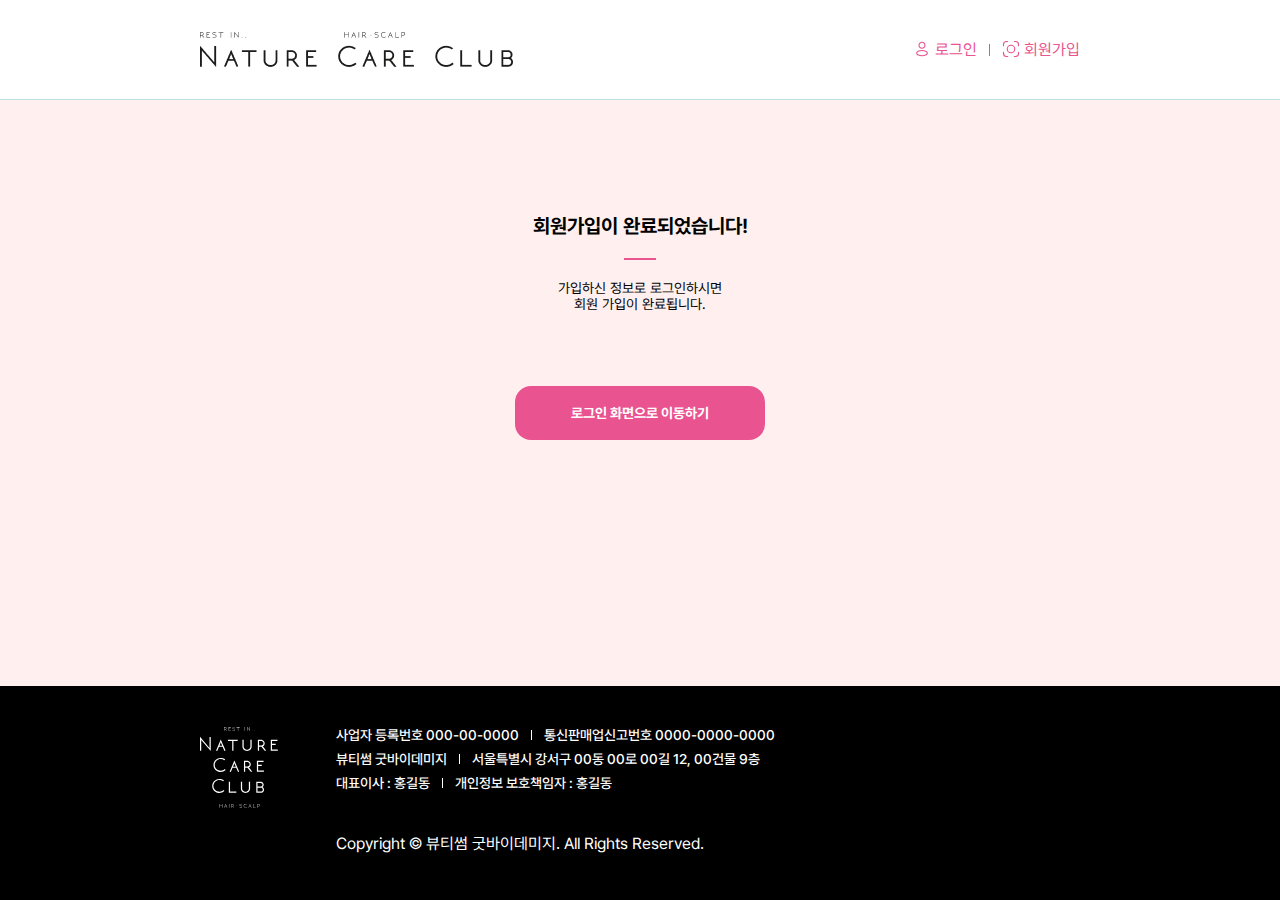
<file: member-4.html>
<!DOCTYPE html>
<html lang="en">
  <head>
    <meta charset="UTF-8" />
    <meta name="viewport" content="width=device-width, initial-scale=1.0" />
    <title>회원가입</title>
    <link rel="stylesheet" href="./style/login.css" />
  </head>

  <body>
    <div class="pc">
      <div class="group-33">
        <a href="index.html">
          <img src="./style/image/logo-top.png" alt="" />
        </a>
      </div>
      <div class="frame-3 d-flex">
        <div class="frame-4 d-flex pointer" onclick="showDropDown()">
          <svg
            class="huge-icon-interface-outline-user"
            width="18"
            height="18"
            viewBox="0 0 18 18"
            fill="none"
            xmlns="http://www.w3.org/2000/svg"
          >
            <path
              d="M11.4375 5.25C11.4375 6.59619 10.3462 7.6875 9 7.6875V8.8125C10.9675 8.8125 12.5625 7.21751 12.5625 5.25H11.4375ZM9 7.6875C7.65381 7.6875 6.5625 6.59619 6.5625 5.25H5.4375C5.4375 7.21751 7.03249 8.8125 9 8.8125V7.6875ZM6.5625 5.25C6.5625 3.90381 7.65381 2.8125 9 2.8125V1.6875C7.03249 1.6875 5.4375 3.28249 5.4375 5.25H6.5625ZM9 2.8125C10.3462 2.8125 11.4375 3.90381 11.4375 5.25H12.5625C12.5625 3.28249 10.9675 1.6875 9 1.6875V2.8125ZM13.6875 13.125C13.6875 13.522 13.351 14.0329 12.4608 14.478C11.6041 14.9064 10.3814 15.1875 9 15.1875V16.3125C10.5181 16.3125 11.9204 16.006 12.9639 15.4843C13.9737 14.9793 14.8125 14.1777 14.8125 13.125H13.6875ZM9 15.1875C7.61864 15.1875 6.39587 14.9064 5.53925 14.478C4.64898 14.0329 4.3125 13.522 4.3125 13.125H3.1875C3.1875 14.1777 4.02627 14.9793 5.03613 15.4843C6.07964 16.006 7.48186 16.3125 9 16.3125V15.1875ZM4.3125 13.125C4.3125 12.728 4.64898 12.2171 5.53925 11.772C6.39587 11.3436 7.61864 11.0625 9 11.0625V9.9375C7.48186 9.9375 6.07964 10.244 5.03613 10.7657C4.02627 11.2707 3.1875 12.0723 3.1875 13.125H4.3125ZM9 11.0625C10.3814 11.0625 11.6041 11.3436 12.4608 11.772C13.351 12.2171 13.6875 12.728 13.6875 13.125H14.8125C14.8125 12.0723 13.9737 11.2707 12.9639 10.7657C11.9204 10.244 10.5181 9.9375 9 9.9375V11.0625Z"
              fill="#E95390"
            />
          </svg>

          <div class="text">로그인</div>
        </div>
        <div class="line"></div>
        <div class="frame-5 d-flex pointer">
          <svg
            class="huge-icon-interface-outline-focus"
            width="18"
            height="18"
            viewBox="0 0 18 18"
            fill="none"
            xmlns="http://www.w3.org/2000/svg"
          >
            <g clip-path="url(#clip0_168_597)">
              <path
                d="M12.3333 1.5H13.5C15.1569 1.5 16.5 2.84315 16.5 4.5V5.66667M5.66667 1.5H4.5C2.84315 1.5 1.5 2.84315 1.5 4.5V5.66667M16.5 12.3333V13.5C16.5 15.1569 15.1569 16.5 13.5 16.5H12.3333M5.66667 16.5H4.5C2.84315 16.5 1.5 15.1569 1.5 13.5V12.3333M12.75 9C12.75 11.0711 11.0711 12.75 9 12.75C6.92893 12.75 5.25 11.0711 5.25 9C5.25 6.92893 6.92893 5.25 9 5.25C11.0711 5.25 12.75 6.92893 12.75 9Z"
                stroke="#E95390"
                stroke-width="1.125"
                stroke-linecap="round"
              />
            </g>
            <defs>
              <clipPath id="clip0_168_597">
                <rect width="18" height="18" fill="white" />
              </clipPath>
            </defs>
          </svg>
          <div id="option">
            <a>개인정보 수정</a>
            <a>주문현황 확인</a>
            <a href="/store.html">내 장바구니</a>
          </div>
          <div class="text">회원가입</div>
        </div>
      </div>
    </div>
    <div class="main-1 d-flex">
      <div class="frame-126">
        <div class="title">회원가입이 완료되었습니다!</div>
        <div class="vector-78" style="margin: 20px 0"></div>
        <div class="description-4">
          <p>가입하신 정보로 로그인하시면</p>
          <p>회원 가입이 완료됩니다.</p>
        </div>
        <div class="button-1 button d-flex tc" style="width: 100%">
          <a href="/profile-1.html"> 로그인 화면으로 이동하기 </a>
        </div>
      </div>
    </div>
    <div class="footer">
      <div class="left">
        <svg
          xmlns="http://www.w3.org/2000/svg"
          width="78"
          height="81"
          viewBox="0 0 78 81"
          fill="none"
        >
          <path
            d="M10.74 10.02V24.045L1.225 13.03V23.84H0V9.83496L9.515 20.875V10.025H10.74V10.02Z"
            fill="white"
          />
          <path
            d="M20.775 12.4849C21.55 14.2399 22.345 16.0749 23.155 17.9849C23.965 19.8949 24.76 21.7699 25.535 23.6099L24.435 23.8999L22.625 19.8449H18.985C18.7 20.5149 18.4 21.1999 18.09 21.9049C17.78 22.6099 17.485 23.2899 17.195 23.9449L16.03 23.6499L20.765 12.4849H20.775ZM22.155 18.7999C21.925 18.1999 21.7 17.6349 21.475 17.1049C21.25 16.5749 21.02 15.9949 20.775 15.3699C20.69 15.5799 20.605 15.7949 20.515 16.0199C20.43 16.2449 20.335 16.4849 20.235 16.7499C20.135 17.0149 20.02 17.3149 19.89 17.6499C19.76 17.9849 19.615 18.3699 19.46 18.7999H22.15H22.155Z"
            fill="white"
          />
          <path
            d="M37.7 12.8398V14.0098H33.435V23.8348H32.21V14.0098H27.905V12.8398H37.7Z"
            fill="white"
          />
          <path
            d="M47.0649 23.9598C46.4349 23.9598 45.8399 23.8448 45.2799 23.6148C44.7199 23.3848 44.2299 23.0798 43.8049 22.6948C43.3799 22.3098 43.0499 21.8598 42.8049 21.3348C42.5599 20.8098 42.4399 20.2598 42.4399 19.6748V12.8398H43.6699V19.6748C43.6699 20.1048 43.7599 20.5098 43.9399 20.8748C44.1199 21.2398 44.3649 21.5698 44.6799 21.8448C44.9949 22.1198 45.3549 22.3448 45.7649 22.5048C46.1749 22.6648 46.6149 22.7448 47.0849 22.7448C47.5549 22.7448 47.9749 22.6648 48.3849 22.5048C48.7949 22.3448 49.1449 22.1248 49.4499 21.8448C49.7499 21.5648 49.9849 21.2398 50.1599 20.8748C50.3349 20.5098 50.4199 20.1048 50.4199 19.6748V12.8398H51.6449V19.6748C51.6449 20.2598 51.5249 20.8148 51.2799 21.3348C51.0349 21.8548 50.7099 22.3098 50.2999 22.6948C49.8899 23.0798 49.4049 23.3848 48.8449 23.6148C48.2849 23.8448 47.6949 23.9598 47.0799 23.9598H47.0649Z"
            fill="white"
          />
          <path
            d="M59.055 19.74V23.84H57.87V12.845H61.165C61.665 12.845 62.135 12.945 62.565 13.135C62.995 13.325 63.365 13.59 63.675 13.91C63.985 14.23 64.23 14.595 64.405 15.005C64.585 15.415 64.675 15.845 64.675 16.29C64.675 16.97 64.515 17.59 64.19 18.14C63.865 18.69 63.38 19.095 62.735 19.36L63.745 20.615C63.915 20.825 64.115 21.07 64.335 21.36C64.555 21.65 64.785 21.94 65.025 22.24C65.26 22.54 65.49 22.83 65.705 23.11C65.92 23.39 66.105 23.635 66.265 23.845H64.715L61.44 19.745H59.05L59.055 19.74ZM59.055 14.01V18.525H61.165C61.48 18.525 61.78 18.465 62.07 18.35C62.355 18.23 62.605 18.075 62.815 17.87C63.025 17.67 63.19 17.435 63.31 17.16C63.43 16.89 63.495 16.6 63.495 16.295C63.495 15.99 63.435 15.675 63.31 15.4C63.19 15.125 63.02 14.88 62.815 14.67C62.605 14.46 62.36 14.3 62.07 14.18C61.785 14.06 61.48 14.005 61.165 14.005H59.055V14.01Z"
            fill="white"
          />
          <path
            d="M70.7899 23.8348V12.8398H77.4649V14.0098H72.0149V16.8098H75.6749V17.9798H72.0149V22.6198H77.8299V23.8298H70.7899V23.8348Z"
            fill="white"
          />
          <path
            d="M25.685 43.08C24.94 43.68 24.15 44.14 23.315 44.47C22.48 44.8 21.605 44.96 20.69 44.96C19.685 44.96 18.745 44.77 17.87 44.395C16.995 44.02 16.23 43.515 15.575 42.88C14.92 42.245 14.41 41.505 14.035 40.655C13.66 39.805 13.475 38.9 13.475 37.94C13.475 36.98 13.66 36.05 14.035 35.2C14.41 34.35 14.92 33.605 15.575 32.965C16.23 32.325 16.99 31.82 17.87 31.45C18.745 31.08 19.685 30.895 20.69 30.895C21.465 30.895 22.24 31.035 23.015 31.315C23.79 31.595 24.56 32 25.32 32.525L24.35 33.275C23.2 32.495 21.98 32.105 20.69 32.105C19.855 32.105 19.08 32.26 18.355 32.565C17.63 32.87 17 33.285 16.46 33.805C15.92 34.325 15.495 34.945 15.18 35.66C14.865 36.375 14.705 37.14 14.705 37.945C14.705 38.75 14.865 39.485 15.18 40.19C15.495 40.89 15.925 41.51 16.46 42.035C17 42.565 17.63 42.98 18.355 43.285C19.08 43.59 19.86 43.745 20.69 43.745C21.42 43.745 22.145 43.6 22.855 43.315C23.565 43.03 24.245 42.62 24.89 42.09L25.685 43.07V43.08Z"
            fill="white"
          />
          <path
            d="M34.36 33.4849C35.135 35.2399 35.93 37.0749 36.74 38.9849C37.55 40.8949 38.345 42.7699 39.12 44.6099L38.02 44.8999L36.21 40.8449H32.57C32.285 41.5149 31.985 42.1999 31.675 42.9049C31.365 43.6099 31.07 44.2899 30.78 44.9449L29.615 44.6549L34.35 33.4899L34.36 33.4849ZM35.74 39.7999C35.51 39.1999 35.285 38.6349 35.06 38.1049C34.835 37.5749 34.605 36.9949 34.36 36.3699C34.275 36.5799 34.19 36.7949 34.1 37.0199C34.015 37.2449 33.92 37.4849 33.82 37.7499C33.72 38.0149 33.605 38.3149 33.475 38.6499C33.345 38.9849 33.2 39.3699 33.045 39.7999H35.735H35.74Z"
            fill="white"
          />
          <path
            d="M45.15 40.7398V44.8348H43.965V33.8398H47.26C47.76 33.8398 48.23 33.9398 48.66 34.1298C49.09 34.3198 49.46 34.5848 49.77 34.9048C50.08 35.2248 50.325 35.5898 50.5 35.9998C50.68 36.4098 50.77 36.8398 50.77 37.2848C50.77 37.9698 50.61 38.5848 50.285 39.1348C49.96 39.6848 49.475 40.0898 48.83 40.3548L49.84 41.6098C50.01 41.8198 50.21 42.0648 50.43 42.3548C50.65 42.6448 50.88 42.9348 51.12 43.2348C51.355 43.5348 51.585 43.8248 51.8 44.1048C52.015 44.3848 52.2 44.6298 52.36 44.8348H50.81L47.535 40.7398H45.145H45.15ZM45.15 35.0098V39.5248H47.26C47.575 39.5248 47.875 39.4648 48.165 39.3498C48.45 39.2298 48.7 39.0748 48.91 38.8698C49.12 38.6698 49.285 38.4348 49.405 38.1598C49.525 37.8898 49.59 37.5998 49.59 37.2948C49.59 36.9898 49.53 36.6748 49.405 36.3998C49.285 36.1248 49.115 35.8798 48.91 35.6698C48.7 35.4598 48.455 35.2998 48.165 35.1798C47.88 35.0598 47.575 35.0048 47.26 35.0048H45.15V35.0098Z"
            fill="white"
          />
          <path
            d="M56.885 44.8348V33.8398H63.56V35.0098H58.11V37.8098H61.77V38.9798H58.11V43.6198H63.925V44.8298H56.885V44.8348Z"
            fill="white"
          />
          <path
            d="M24.425 64.08C23.68 64.68 22.89 65.14 22.055 65.47C21.22 65.8 20.345 65.96 19.43 65.96C18.425 65.96 17.485 65.77 16.61 65.395C15.735 65.02 14.97 64.515 14.315 63.88C13.66 63.245 13.15 62.505 12.775 61.655C12.4 60.805 12.215 59.9 12.215 58.94C12.215 57.98 12.4 57.05 12.775 56.2C13.15 55.35 13.66 54.605 14.315 53.965C14.97 53.325 15.73 52.82 16.61 52.45C17.485 52.08 18.425 51.895 19.43 51.895C20.205 51.895 20.98 52.035 21.755 52.315C22.53 52.595 23.3 53 24.06 53.525L23.09 54.28C21.94 53.5 20.72 53.11 19.43 53.11C18.595 53.11 17.82 53.265 17.095 53.57C16.37 53.875 15.74 54.29 15.2 54.81C14.66 55.33 14.235 55.95 13.92 56.665C13.605 57.38 13.445 58.145 13.445 58.95C13.445 59.755 13.605 60.49 13.92 61.195C14.235 61.895 14.665 62.515 15.2 63.04C15.74 63.57 16.37 63.985 17.095 64.29C17.82 64.595 18.6 64.75 19.43 64.75C20.16 64.75 20.885 64.605 21.595 64.32C22.305 64.035 22.985 63.625 23.63 63.095L24.425 64.075V64.08Z"
            fill="white"
          />
          <path
            d="M36.3549 64.6248V65.8348H28.8199V54.8398H30.0449V64.6248H36.3549Z"
            fill="white"
          />
          <path
            d="M45.505 65.9598C44.875 65.9598 44.28 65.8448 43.72 65.6148C43.16 65.3848 42.67 65.0798 42.245 64.6948C41.82 64.3098 41.49 63.8598 41.245 63.3348C41 62.8148 40.88 62.2598 40.88 61.6748V54.8398H42.11V61.6748C42.11 62.1048 42.2 62.5098 42.38 62.8748C42.56 63.2448 42.805 63.5698 43.12 63.8448C43.435 64.1198 43.795 64.3448 44.205 64.5048C44.615 64.6648 45.055 64.7448 45.525 64.7448C45.995 64.7448 46.415 64.6648 46.825 64.5048C47.235 64.3448 47.585 64.1248 47.885 63.8448C48.185 63.5648 48.42 63.2398 48.595 62.8748C48.765 62.5048 48.855 62.1048 48.855 61.6748V54.8398H50.085V61.6748C50.085 62.2598 49.965 62.8148 49.72 63.3348C49.475 63.8548 49.15 64.3098 48.74 64.6948C48.33 65.0798 47.845 65.3848 47.285 65.6148C46.725 65.8448 46.135 65.9598 45.52 65.9598H45.505Z"
            fill="white"
          />
          <path
            d="M60.6949 54.8398C61.1249 54.8398 61.5249 54.9248 61.8949 55.0898C62.2599 55.2548 62.5749 55.4748 62.8349 55.7498C63.0949 56.0198 63.2999 56.3348 63.4499 56.6898C63.5999 57.0448 63.6749 57.4098 63.6749 57.7898C63.6749 58.2198 63.5699 58.6398 63.3699 59.0448C63.1649 59.4498 62.8949 59.7898 62.5599 60.0698C63.0099 60.3498 63.3649 60.7248 63.6199 61.1998C63.8749 61.6748 63.9999 62.1748 63.9999 62.7048C63.9999 63.1348 63.9149 63.5448 63.7499 63.9298C63.5849 64.3148 63.3599 64.6448 63.0799 64.9248C62.7999 65.2048 62.4649 65.4248 62.0749 65.5948C61.6849 65.7598 61.2749 65.8448 60.8449 65.8448H56.2899V54.8498H60.6949V54.8398ZM62.4449 57.7848C62.4449 57.2848 62.2749 56.8598 61.9399 56.5198C61.6049 56.1798 61.1849 56.0098 60.6849 56.0098H57.5099V59.5448H60.6849C61.1849 59.5448 61.6049 59.3748 61.9399 59.0348C62.2749 58.6948 62.4449 58.2798 62.4449 57.7898V57.7848ZM60.8399 64.6198C61.1099 64.6198 61.3649 64.5698 61.5999 64.4748C61.8349 64.3798 62.0399 64.2398 62.2099 64.0598C62.3799 63.8798 62.5149 63.6748 62.6199 63.4448C62.7199 63.2148 62.7699 62.9648 62.7699 62.6848C62.7699 62.4048 62.7199 62.1698 62.6199 61.9248C62.5199 61.6848 62.3849 61.4698 62.2099 61.2898C62.0399 61.1098 61.8349 60.9648 61.5999 60.8648C61.3649 60.7598 61.1099 60.7098 60.8399 60.7098H57.5149V64.6198H60.8399Z"
            fill="white"
          />
          <path
            d="M24.57 2.33996V3.75495H24.27V0.0749512H25.345C25.515 0.0749512 25.67 0.104952 25.81 0.169952C25.95 0.234952 26.075 0.314952 26.175 0.419952C26.28 0.524952 26.36 0.644958 26.415 0.784958C26.475 0.924958 26.5 1.06495 26.5 1.20995C26.5 1.43995 26.44 1.64495 26.315 1.83495C26.195 2.02495 26.02 2.15996 25.795 2.24496L26.19 2.73495C26.25 2.80495 26.31 2.88495 26.38 2.97495C26.45 3.06495 26.52 3.15495 26.59 3.24995C26.66 3.33995 26.735 3.42995 26.8 3.51995C26.87 3.60995 26.93 3.68996 26.985 3.75996H26.59L25.465 2.34495H24.565L24.57 2.33996ZM24.57 0.379951V2.02995H25.34C25.46 2.02995 25.575 2.00996 25.68 1.96496C25.785 1.91996 25.875 1.85995 25.955 1.78995C26.03 1.71495 26.09 1.62995 26.135 1.52995C26.18 1.42995 26.2 1.32496 26.2 1.21496C26.2 1.10496 26.18 0.989953 26.135 0.889953C26.09 0.789953 26.03 0.699954 25.955 0.624954C25.88 0.549954 25.785 0.489951 25.68 0.449951C25.575 0.409951 25.46 0.384956 25.34 0.384956H24.57V0.379951Z"
            fill="white"
          />
          <path
            d="M28.585 3.75007V0.0700684H30.775V0.380066H28.9V1.43007H30.16V1.74007H28.9V3.44507H30.9V3.75507H28.58L28.585 3.75007Z"
            fill="white"
          />
          <path
            d="M35.06 2.735C35.06 2.905 35.025 3.05 34.95 3.185C34.875 3.315 34.775 3.425 34.65 3.515C34.525 3.605 34.375 3.67 34.205 3.72C34.035 3.765 33.855 3.79 33.66 3.79C33.58 3.79 33.49 3.785 33.395 3.77C33.3 3.76 33.2 3.74 33.095 3.72C32.99 3.7 32.885 3.675 32.785 3.65C32.685 3.625 32.59 3.595 32.505 3.565L32.585 3.31C32.75 3.345 32.92 3.385 33.1 3.42C33.28 3.455 33.43 3.475 33.55 3.475H33.79C33.92 3.475 34.045 3.46 34.165 3.425C34.285 3.395 34.39 3.345 34.48 3.275C34.57 3.21 34.64 3.125 34.69 3.025C34.745 2.925 34.77 2.815 34.77 2.69C34.77 2.625 34.755 2.56 34.73 2.495C34.705 2.43 34.675 2.375 34.64 2.335C34.59 2.275 34.535 2.225 34.465 2.18C34.395 2.14 34.32 2.105 34.24 2.08C34.16 2.055 34.08 2.04 34 2.025C33.92 2.01 33.84 2 33.77 1.995C33.64 1.995 33.51 1.975 33.375 1.95C33.24 1.925 33.11 1.88 32.985 1.815C32.85 1.735 32.735 1.625 32.645 1.485C32.555 1.345 32.51 1.19 32.51 1.03C32.51 0.784999 32.605 0.575001 32.79 0.400001C32.975 0.225001 33.225 0.109998 33.54 0.0449982C33.59 0.0349982 33.655 0.0249994 33.745 0.0149994C33.835 0.00499939 33.935 0 34.045 0C34.105 0 34.17 0.00499664 34.245 0.0199966C34.32 0.0349966 34.4 0.0499997 34.485 0.0699997C34.57 0.0899997 34.65 0.114999 34.735 0.139999C34.815 0.164999 34.89 0.190004 34.95 0.215004C34.94 0.255004 34.925 0.300001 34.91 0.345001C34.895 0.390001 34.88 0.429998 34.87 0.474998C34.685 0.414998 34.515 0.370004 34.37 0.340004C34.225 0.310004 34.07 0.300003 33.905 0.300003C33.78 0.300003 33.655 0.315004 33.525 0.340004C33.395 0.370004 33.275 0.409998 33.17 0.474998C33.06 0.534998 32.975 0.615002 32.905 0.705002C32.835 0.800002 32.8 0.910001 32.8 1.04C32.8 1.12 32.83 1.21 32.885 1.31C32.94 1.41 33.015 1.495 33.11 1.555C33.2 1.61 33.29 1.645 33.385 1.66C33.475 1.675 33.57 1.685 33.665 1.695H33.715C33.715 1.695 33.745 1.695 33.755 1.695C33.765 1.695 33.78 1.695 33.785 1.695C33.91 1.705 34.045 1.725 34.19 1.755C34.335 1.785 34.48 1.845 34.62 1.935C34.75 2.025 34.86 2.14 34.945 2.285C35.03 2.43 35.075 2.575 35.075 2.725L35.06 2.735Z"
            fill="white"
          />
          <path
            d="M39.7051 0.0749512V0.384956H38.2351V3.75495H37.9201V0.384956H36.4451V0.0749512H39.7101H39.7051Z"
            fill="white"
          />
          <path
            d="M45.035 0.0749512V3.75495H44.72V0.0749512H45.035Z"
            fill="white"
          />
          <path
            d="M49.95 0.120003V3.785L47.395 0.800003V3.75H47.08V0L49.635 2.985V0.120003H49.95Z"
            fill="white"
          />
          <path
            d="M52.165 3.37988C52.23 3.37988 52.285 3.39989 52.32 3.44489C52.355 3.48489 52.375 3.53488 52.375 3.58488C52.375 3.64488 52.355 3.69489 52.32 3.72989C52.285 3.76489 52.235 3.78489 52.165 3.78489C52.105 3.78489 52.06 3.76489 52.025 3.72989C51.99 3.69489 51.97 3.64488 51.97 3.58488C51.97 3.53488 51.99 3.48489 52.025 3.44489C52.06 3.40489 52.11 3.37988 52.165 3.37988Z"
            fill="white"
          />
          <path
            d="M54.3899 3.37988C54.4549 3.37988 54.5099 3.39989 54.5449 3.44489C54.5799 3.48489 54.5999 3.53488 54.5999 3.58488C54.5999 3.64488 54.5799 3.69489 54.5449 3.72989C54.5099 3.76489 54.4599 3.78489 54.3899 3.78489C54.3299 3.78489 54.2849 3.76489 54.2499 3.72989C54.2149 3.69489 54.1949 3.64488 54.1949 3.58488C54.1949 3.53488 54.2149 3.48489 54.2499 3.44489C54.2849 3.40489 54.3349 3.37988 54.3899 3.37988Z"
            fill="white"
          />
          <path
            d="M21.985 78.7251H19.675V80.6851H19.36V77.0051H19.675V78.4201H21.985V77.0051H22.3V80.6851H21.985V78.7251Z"
            fill="white"
          />
          <path
            d="M25.665 76.97C25.93 77.57 26.19 78.17 26.45 78.77C26.71 79.37 26.97 79.985 27.235 80.62L26.96 80.69L26.34 79.315H25.015L24.395 80.705L24.105 80.635L25.66 76.97H25.665ZM26.22 79.055L25.665 77.67C25.63 77.755 25.595 77.84 25.56 77.93C25.525 78.02 25.485 78.12 25.445 78.23C25.405 78.34 25.355 78.46 25.305 78.595C25.25 78.73 25.195 78.88 25.13 79.055H26.215H26.22Z"
            fill="white"
          />
          <path
            d="M29.285 77.0051V80.6851H28.97V77.0051H29.285Z"
            fill="white"
          />
          <path
            d="M31.66 79.2701V80.6851H31.36V77.0051H32.435C32.605 77.0051 32.76 77.0351 32.9 77.1001C33.04 77.1651 33.165 77.2451 33.265 77.3501C33.37 77.4551 33.45 77.5751 33.505 77.7151C33.565 77.8551 33.59 77.9951 33.59 78.1401C33.59 78.3701 33.53 78.5751 33.405 78.7651C33.285 78.9551 33.11 79.0901 32.885 79.1751L33.28 79.6651C33.34 79.7351 33.4 79.8151 33.47 79.9051C33.54 79.9951 33.61 80.0851 33.68 80.1801C33.75 80.2701 33.825 80.3601 33.89 80.4501C33.96 80.5401 34.02 80.6201 34.075 80.6901H33.68L32.555 79.2751H31.655L31.66 79.2701ZM31.66 77.3101V78.9601H32.43C32.55 78.9601 32.665 78.9401 32.77 78.8951C32.875 78.8501 32.965 78.7901 33.045 78.7201C33.12 78.6451 33.18 78.5601 33.225 78.4601C33.27 78.3601 33.29 78.2551 33.29 78.1451C33.29 78.0351 33.27 77.9201 33.225 77.8201C33.18 77.7201 33.12 77.6301 33.045 77.5551C32.97 77.4801 32.875 77.4201 32.77 77.3801C32.665 77.3401 32.55 77.3151 32.43 77.3151H31.66V77.3101Z"
            fill="white"
          />
          <path
            d="M37.0749 78.855C37.0749 78.96 37.0149 79.06 36.8749 79.06C36.7349 79.06 36.6749 78.96 36.6749 78.855C36.6749 78.75 36.7349 78.655 36.8749 78.655C37.0149 78.655 37.0749 78.75 37.0749 78.855Z"
            fill="white"
          />
          <path
            d="M42.065 79.6701C42.065 79.8401 42.03 79.9851 41.955 80.1201C41.88 80.2501 41.78 80.3601 41.655 80.4501C41.53 80.5401 41.38 80.6051 41.21 80.6551C41.04 80.7001 40.86 80.7251 40.665 80.7251C40.585 80.7251 40.495 80.72 40.4 80.705C40.305 80.695 40.205 80.6751 40.1 80.6551C39.995 80.6351 39.89 80.6101 39.79 80.5851C39.69 80.5601 39.595 80.5301 39.51 80.5001L39.59 80.2451C39.755 80.2801 39.925 80.3201 40.105 80.3551C40.285 80.3901 40.435 80.41 40.555 80.41H40.795C40.925 80.41 41.05 80.395 41.17 80.36C41.29 80.33 41.395 80.2801 41.485 80.2101C41.575 80.1451 41.645 80.0601 41.695 79.9601C41.75 79.8601 41.775 79.7501 41.775 79.6251C41.775 79.5601 41.76 79.4951 41.735 79.4301C41.71 79.3651 41.68 79.31 41.645 79.27C41.595 79.21 41.54 79.1601 41.47 79.1151C41.4 79.0751 41.325 79.0401 41.245 79.0151C41.165 78.9901 41.085 78.9751 41.005 78.9601C40.925 78.9451 40.845 78.9351 40.775 78.9301C40.645 78.9301 40.515 78.9101 40.38 78.8851C40.245 78.8601 40.115 78.8151 39.99 78.7501C39.855 78.6701 39.74 78.5601 39.65 78.4201C39.56 78.2801 39.515 78.1251 39.515 77.9651C39.515 77.7201 39.61 77.5101 39.795 77.3351C39.98 77.1601 40.23 77.0451 40.545 76.9801C40.595 76.9701 40.66 76.9601 40.75 76.9501C40.84 76.9401 40.94 76.9351 41.05 76.9351C41.11 76.9351 41.175 76.94 41.25 76.955C41.325 76.97 41.405 76.9851 41.49 77.0051C41.575 77.0251 41.655 77.0501 41.74 77.0751C41.82 77.1001 41.895 77.1251 41.955 77.1501C41.945 77.1901 41.93 77.2351 41.915 77.2801C41.9 77.3251 41.885 77.365 41.875 77.41C41.69 77.35 41.52 77.3051 41.375 77.2751C41.23 77.2451 41.075 77.235 40.91 77.235C40.785 77.235 40.66 77.2501 40.53 77.2751C40.4 77.3051 40.28 77.345 40.175 77.41C40.065 77.47 39.98 77.5501 39.91 77.6401C39.84 77.7351 39.805 77.8451 39.805 77.9751C39.805 78.0551 39.835 78.1451 39.89 78.2451C39.945 78.3451 40.02 78.4301 40.115 78.4901C40.205 78.5451 40.295 78.58 40.39 78.595C40.48 78.61 40.575 78.6201 40.67 78.6301H40.72C40.72 78.6301 40.75 78.6301 40.76 78.6301C40.77 78.6301 40.785 78.6301 40.79 78.6301C40.915 78.6401 41.05 78.66 41.195 78.69C41.34 78.72 41.485 78.7801 41.625 78.8701C41.755 78.9601 41.865 79.075 41.95 79.22C42.035 79.365 42.08 79.51 42.08 79.66L42.065 79.6701Z"
            fill="white"
          />
          <path
            d="M46.9699 80.2C46.7699 80.365 46.5549 80.49 46.3299 80.58C46.1049 80.67 45.8749 80.715 45.6399 80.715C45.3699 80.715 45.1199 80.665 44.8849 80.57C44.6499 80.47 44.4449 80.34 44.2699 80.17C44.0949 80 43.9549 79.8 43.8499 79.575C43.7449 79.35 43.6949 79.105 43.6949 78.845C43.6949 78.585 43.7449 78.34 43.8499 78.11C43.9549 77.88 44.0899 77.68 44.2699 77.51C44.4449 77.34 44.6499 77.2 44.8849 77.105C45.1199 77.005 45.3699 76.96 45.6399 76.96C45.8299 76.96 46.0349 76.995 46.2399 77.07C46.4499 77.145 46.6549 77.25 46.8649 77.385L46.6149 77.575C46.3049 77.37 45.9799 77.265 45.6449 77.265C45.4199 77.265 45.2099 77.305 45.0099 77.39C44.8149 77.47 44.6399 77.585 44.4899 77.73C44.3399 77.875 44.2249 78.04 44.1399 78.235C44.0549 78.425 44.0149 78.63 44.0149 78.85C44.0149 79.07 44.0549 79.275 44.1399 79.46C44.2249 79.65 44.3399 79.815 44.4899 79.955C44.6399 80.1 44.8099 80.21 45.0099 80.29C45.2049 80.37 45.4199 80.41 45.6449 80.41C45.8349 80.41 46.0299 80.375 46.2199 80.3C46.4099 80.225 46.5899 80.12 46.7599 79.985L46.9749 80.2H46.9699Z"
            fill="white"
          />
          <path
            d="M49.95 76.97C50.215 77.57 50.475 78.17 50.735 78.77C50.995 79.37 51.255 79.985 51.52 80.62L51.245 80.69L50.625 79.315H49.3L48.68 80.705L48.39 80.635L49.945 76.97H49.95ZM50.505 79.055L49.95 77.67C49.915 77.755 49.88 77.84 49.845 77.93C49.81 78.02 49.77 78.12 49.73 78.23C49.69 78.34 49.64 78.46 49.59 78.595C49.54 78.73 49.48 78.88 49.415 79.055H50.505Z"
            fill="white"
          />
          <path
            d="M55.7649 80.3751V80.6851H53.2799V77.0051H53.5949V80.3751H55.7649Z"
            fill="white"
          />
          <path
            d="M57.365 80.6851V77.0051H58.61C58.77 77.0051 58.915 77.0351 59.055 77.0901C59.19 77.1501 59.315 77.2301 59.415 77.3301C59.515 77.4301 59.6 77.5551 59.66 77.6951C59.72 77.8351 59.75 77.9851 59.75 78.1401C59.75 78.2951 59.72 78.4401 59.66 78.5801C59.6 78.7151 59.52 78.8351 59.42 78.9351C59.32 79.0351 59.2 79.1151 59.065 79.1751C58.93 79.2351 58.78 79.2601 58.62 79.2601H57.685V80.6801H57.37L57.365 80.6851ZM57.68 77.3151V78.9601H58.615C58.73 78.9601 58.835 78.9401 58.935 78.8951C59.035 78.8501 59.12 78.7951 59.195 78.7201C59.27 78.6501 59.325 78.5651 59.37 78.4651C59.415 78.3651 59.435 78.2601 59.435 78.1501C59.435 78.0401 59.415 77.9251 59.37 77.8251C59.325 77.7251 59.27 77.6351 59.195 77.5601C59.12 77.4851 59.035 77.4251 58.935 77.3851C58.835 77.3401 58.725 77.3201 58.61 77.3201H57.685L57.68 77.3151Z"
            fill="white"
          />
        </svg>
      </div>
      <div class="right">
        <div class="top">
          <div class="text">
            <p>사업자 등록번호 000-00-0000</p>
            <span class="line"></span>
            <p>통신판매업신고번호 0000-0000-0000</p>
          </div>
          <div class="text">
            <p>뷰티썸 굿바이데미지</p>
            <span class="line"></span>
            <p>서울특별시 강서구 00동 00로 00길 12, 00건물 9층</p>
          </div>
          <div class="text">
            <p>대표이사 : 홍길동</p>
            <span class="line"></span>
            <p>개인정보 보호책임자 : 홍길동</p>
          </div>
        </div>
        <div class="bottom">
          Copyright © 뷰티썸 굿바이데미지. All Rights Reserved.
        </div>
      </div>
    </div>
    <script>
      function showDropDown() {
        const el = document.getElementById("option");
        if (el.style.display === "none") {
          el.style.display = "block";
        } else {
          el.style.display = "none";
        }
      }
    </script>
  </body>
</html>
</file>
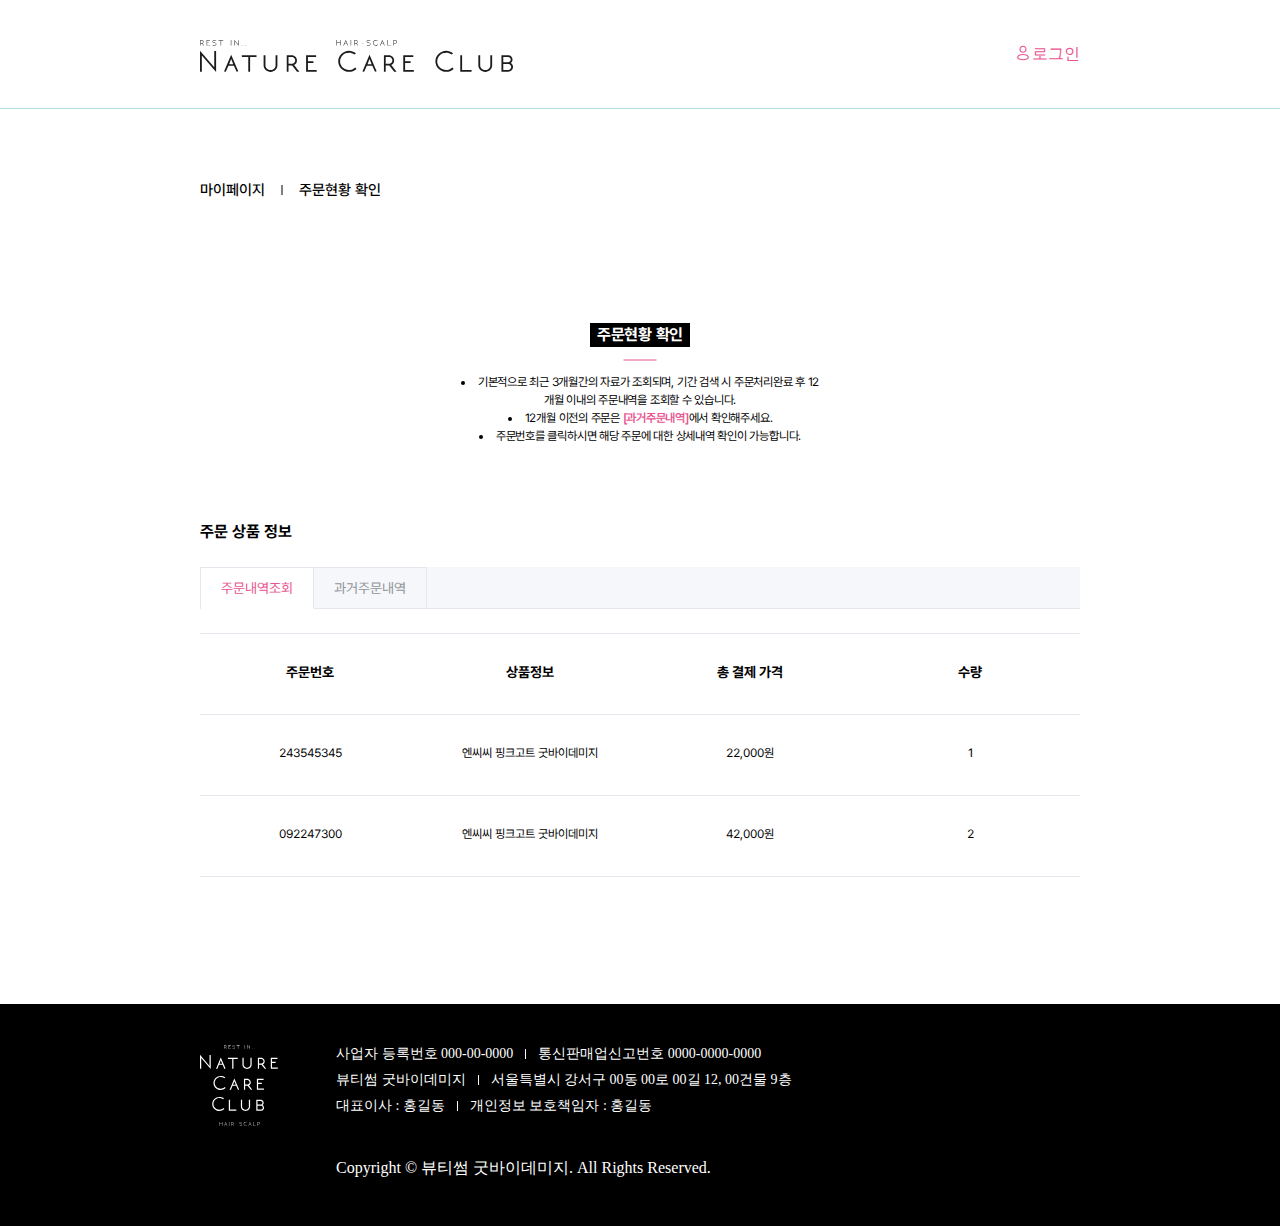
<file: order.html>
<!DOCTYPE html>
<html lang="en">
  <head>
    <meta charset="UTF-8" />
    <meta name="viewport" content="width=device-width, initial-scale=1.0" />
    <title>마이페이지_주문현황 확인 1</title>
    <link rel="stylesheet" href="./style/table.css" />
  </head>
  <body>
    <div class="pc">
      <a class="group-header" href="/index.html">
        <div class="group-33">
          <div class="top d-flex">
            <div class="left">
              <svg
                class="group2"
                width="46"
                height="6"
                viewBox="0 0 46 6"
                fill="none"
                xmlns="http://www.w3.org/2000/svg"
              >
                <path
                  d="M0.629861 3.49322V5.61013H0.172729V0.104675H1.78393C2.03872 0.104675 2.27104 0.149557 2.48087 0.2468C2.6907 0.344043 2.87805 0.463726 3.02793 0.620811C3.1853 0.777896 3.3052 0.957422 3.38764 1.16687C3.47756 1.37631 3.51503 1.58576 3.51503 1.80269C3.51503 2.14678 3.42511 2.45347 3.23776 2.73772C3.0579 3.02197 2.79561 3.22393 2.45839 3.3511L3.05041 4.08416C3.14034 4.18888 3.23026 4.30857 3.33518 4.44321C3.44009 4.57785 3.54501 4.7125 3.64992 4.85462C3.75484 4.98927 3.86725 5.12391 3.96467 5.25855C4.06959 5.3932 4.15951 5.51288 4.24195 5.61761H3.64992L1.96378 3.5007H0.629861V3.49322ZM0.629861 0.560969V3.02945H1.78393C1.96378 3.02945 2.13615 2.99952 2.29352 2.9322C2.45089 2.86488 2.58578 2.77512 2.70569 2.67039C2.81809 2.55819 2.90802 2.43103 2.97547 2.28142C3.04291 2.13182 3.07289 1.97473 3.07289 1.81017C3.07289 1.6456 3.04291 1.47356 2.97547 1.32395C2.90802 1.17435 2.81809 1.0397 2.70569 0.927501C2.59328 0.815297 2.45089 0.725534 2.29352 0.665693C2.13615 0.605851 1.96378 0.56845 1.78393 0.56845H0.629861V0.560969Z"
                  fill="#1C1C1B"
                />
                <path
                  d="M6.65483 5.61013V0.104675H9.93719V0.56845H7.12695V2.1393H9.01543V2.60307H7.12695V5.15383H10.1245V5.61761H6.64734L6.65483 5.61013Z"
                  fill="#1C1C1B"
                />
                <path
                  d="M16.3597 4.09169C16.3597 4.34601 16.3072 4.56294 16.1948 4.76491C16.0824 4.95939 15.9325 5.12396 15.7452 5.2586C15.5578 5.39325 15.333 5.49049 15.0782 5.56529C14.8234 5.63261 14.5536 5.67002 14.2614 5.67002C14.1415 5.67002 14.0066 5.66254 13.8642 5.64009C13.7218 5.62513 13.5719 5.59521 13.4146 5.56529C13.2572 5.53537 13.0998 5.49797 12.9499 5.46057C12.8001 5.42317 12.6577 5.37829 12.5303 5.33341L12.6502 4.95191C12.8975 5.00428 13.1523 5.06412 13.4221 5.11648C13.6918 5.16884 13.9167 5.19876 14.0965 5.19876H14.4562C14.6511 5.19876 14.8384 5.17632 15.0183 5.12396C15.1981 5.07908 15.3555 5.00428 15.4904 4.89955C15.6253 4.80231 15.7302 4.67515 15.8051 4.52554C15.8876 4.37594 15.925 4.21137 15.925 4.02436C15.925 3.92712 15.9026 3.82988 15.8651 3.73264C15.8276 3.63539 15.7826 3.55311 15.7302 3.49327C15.6553 3.40351 15.5728 3.3287 15.4679 3.26138C15.363 3.20154 15.2506 3.14918 15.1307 3.11178C15.0108 3.07438 14.8909 3.05193 14.771 3.02949C14.6511 3.00705 14.5312 2.99209 14.4262 2.98461C14.2314 2.98461 14.0366 2.95469 13.8342 2.91729C13.6319 2.87989 13.437 2.81257 13.2497 2.71532C13.0474 2.59564 12.875 2.43108 12.7401 2.22163C12.6052 2.01218 12.5378 1.7803 12.5378 1.54093C12.5378 1.1744 12.6802 0.860227 12.9574 0.598419C13.2347 0.33661 13.6094 0.164565 14.0815 0.0673221C14.1565 0.0523616 14.2539 0.0374012 14.3888 0.0224407C14.5237 0.00748023 14.6735 0 14.8384 0C14.9283 0 15.0258 0.00748023 15.1382 0.0299209C15.2506 0.0523616 15.3705 0.0748023 15.4979 0.104723C15.6253 0.134644 15.7452 0.172045 15.8726 0.209447C15.9925 0.246848 16.1049 0.284249 16.1948 0.32165C16.1798 0.381492 16.1573 0.448814 16.1349 0.516136C16.1124 0.583458 16.0899 0.6433 16.0749 0.710622C15.7976 0.620859 15.5428 0.553537 15.3255 0.508656C15.1082 0.463774 14.8759 0.448814 14.6286 0.448814C14.4412 0.448814 14.2539 0.471255 14.059 0.508656C13.8642 0.553537 13.6843 0.613379 13.527 0.710622C13.3621 0.800385 13.2347 0.920069 13.1298 1.05471C13.0249 1.19684 12.9724 1.3614 12.9724 1.55589C12.9724 1.67557 13.0174 1.81022 13.0998 1.95982C13.1822 2.10943 13.2947 2.23659 13.437 2.32635C13.5719 2.40863 13.7068 2.461 13.8492 2.48344C13.9841 2.50588 14.1265 2.52084 14.2689 2.5358H14.3438C14.3438 2.5358 14.3888 2.5358 14.4038 2.5358C14.4187 2.5358 14.4412 2.5358 14.4487 2.5358C14.6361 2.55076 14.8384 2.58068 15.0557 2.62556C15.2731 2.67044 15.4904 2.76021 15.7002 2.89485C15.8951 3.02949 16.0599 3.20154 16.1873 3.41847C16.3147 3.63539 16.3822 3.85232 16.3822 4.07673L16.3597 4.09169Z"
                  fill="#1C1C1B"
                />
                <path
                  d="M23.3215 0.104675V0.56845H21.1183V5.61013H20.6461V0.560969H18.4354V0.104675H23.329H23.3215Z"
                  fill="#1C1C1B"
                />
                <path
                  d="M31.3103 0.104675V5.61013H30.8378V0.104675H31.3103Z"
                  fill="#1C1C1B"
                />
                <path
                  d="M38.6692 0.179526V5.66254L34.8398 1.19684V5.61017H34.3677V0L38.1971 4.4657V0.179526H38.6692Z"
                  fill="#1C1C1B"
                />
                <path
                  d="M41.9965 5.04913C42.094 5.04913 42.1765 5.07905 42.229 5.14638C42.2815 5.20622 42.3115 5.28102 42.3115 5.35582C42.3115 5.44559 42.2815 5.52039 42.229 5.57275C42.1765 5.62511 42.1015 5.65503 41.9965 5.65503C41.9065 5.65503 41.839 5.62511 41.7865 5.57275C41.734 5.52039 41.704 5.44559 41.704 5.35582C41.704 5.28102 41.734 5.20622 41.7865 5.14638C41.839 5.08653 41.914 5.04913 41.9965 5.04913Z"
                  fill="#1C1C1B"
                />
                <path
                  d="M45.3314 5.04913C45.4289 5.04913 45.5114 5.07905 45.5639 5.14638C45.6164 5.20622 45.6464 5.28102 45.6464 5.35582C45.6464 5.44559 45.6164 5.52039 45.5639 5.57275C45.5114 5.62511 45.4364 5.65503 45.3314 5.65503C45.2414 5.65503 45.1739 5.62511 45.1214 5.57275C45.0689 5.52039 45.0389 5.44559 45.0389 5.35582C45.0389 5.28102 45.0689 5.20622 45.1214 5.14638C45.1739 5.08653 45.2489 5.04913 45.3314 5.04913Z"
                  fill="#1C1C1B"
                />
              </svg>
            </div>
            <div class="right">
              <svg
                class="group3"
                width="62"
                height="6"
                viewBox="0 0 62 6"
                fill="none"
                xmlns="http://www.w3.org/2000/svg"
              >
                <path
                  d="M4.20813 2.67788H0.745915V5.61013H0.273804V0.104675H0.745915V2.22158H4.20813V0.104675H4.68024V5.61013H4.20813V2.67788Z"
                  fill="#1C1C1B"
                />
                <path
                  d="M9.72374 0.0524902C10.1209 0.950118 10.5106 1.84775 10.9003 2.74537C11.29 3.643 11.6797 4.56307 12.0768 5.51306L11.6647 5.61778L10.7354 3.56072H8.74953L7.82027 5.64022L7.38562 5.5355L9.71624 0.0524902H9.72374ZM10.5556 3.17175L9.72374 1.09972C9.67128 1.22689 9.61882 1.35405 9.56636 1.48869C9.51391 1.62334 9.45396 1.77294 9.39401 1.93751C9.33405 2.10207 9.26661 2.2816 9.18418 2.48357C9.10174 2.68553 9.0193 2.90994 8.92188 3.17175H10.5481H10.5556Z"
                  fill="#1C1C1B"
                />
                <path
                  d="M15.1423 0.104675V5.61013H14.6698V0.104675H15.1423Z"
                  fill="#1C1C1B"
                />
                <path
                  d="M18.709 3.49322V5.61013H18.2518V0.104675H19.863C20.1178 0.104675 20.3501 0.149557 20.56 0.2468C20.7698 0.344043 20.9572 0.463726 21.107 0.620811C21.2644 0.777896 21.3843 0.957422 21.4667 1.16687C21.5567 1.37631 21.5941 1.58576 21.5941 1.80269C21.5941 2.14678 21.5042 2.45347 21.3169 2.73772C21.1295 3.02197 20.8747 3.22393 20.5375 3.3511L21.1295 4.08416C21.2194 4.18888 21.3094 4.30857 21.4143 4.44321C21.5192 4.57785 21.6241 4.7125 21.729 4.85462C21.8339 4.98927 21.9464 5.12391 22.0438 5.25855C22.1487 5.3932 22.2386 5.51288 22.3211 5.61761H21.729L20.0429 3.5007H18.694L18.709 3.49322ZM18.709 0.560969V3.02945H19.863C20.0429 3.02945 20.2152 2.99952 20.3726 2.9322C20.53 2.86488 20.6649 2.77512 20.7848 2.67039C20.8972 2.55819 20.9871 2.43103 21.0546 2.28142C21.122 2.13182 21.152 1.97473 21.152 1.81017C21.152 1.6456 21.122 1.47356 21.0546 1.32395C20.9871 1.17435 20.8972 1.0397 20.7848 0.927501C20.6724 0.815297 20.53 0.725534 20.3726 0.665693C20.2152 0.598371 20.0429 0.56845 19.863 0.56845H18.709V0.560969Z"
                  fill="#1C1C1B"
                />
                <path
                  d="M27.2598 3.62044C27.2598 3.77752 27.1698 3.92713 26.9598 3.92713C26.7498 3.92713 26.6598 3.77752 26.6598 3.62044C26.6598 3.46335 26.7498 3.32123 26.9598 3.32123C27.1698 3.32123 27.2598 3.46335 27.2598 3.62044Z"
                  fill="#1C1C1B"
                />
                <path
                  d="M34.5135 4.09169C34.5135 4.34601 34.4611 4.56294 34.3487 4.76491C34.2363 4.95939 34.0864 5.12396 33.8915 5.2586C33.7042 5.39325 33.4794 5.49049 33.2246 5.56529C32.9698 5.63261 32.7 5.67002 32.4077 5.67002C32.2878 5.67002 32.1529 5.66254 32.0106 5.64009C31.8682 5.61765 31.7183 5.59521 31.5609 5.56529C31.4036 5.53537 31.2462 5.49797 31.0963 5.46057C30.9464 5.42317 30.804 5.37829 30.6766 5.33341L30.7965 4.95191C31.0438 5.00428 31.2986 5.06412 31.5684 5.11648C31.8382 5.16884 32.063 5.19876 32.2429 5.19876H32.6026C32.7974 5.19876 32.9848 5.17632 33.1646 5.12396C33.3445 5.07908 33.5019 5.00428 33.6367 4.89955C33.7716 4.80231 33.8766 4.67515 33.9515 4.52554C34.0339 4.37594 34.0714 4.21137 34.0714 4.02436C34.0714 3.92712 34.0489 3.82988 34.0114 3.73264C33.974 3.63539 33.929 3.55311 33.8766 3.49327C33.8016 3.40351 33.7192 3.3287 33.6143 3.26138C33.5093 3.20154 33.3969 3.14918 33.277 3.11178C33.1571 3.07438 33.0372 3.05193 32.9173 3.02949C32.7974 3.00705 32.6775 2.99209 32.5726 2.98461C32.3778 2.98461 32.1829 2.95469 31.9806 2.91729C31.7783 2.87989 31.5834 2.81257 31.3961 2.71532C31.1937 2.59564 31.0214 2.43108 30.8865 2.22163C30.7516 2.01218 30.6841 1.7803 30.6841 1.54093C30.6841 1.1744 30.8265 0.860227 31.1038 0.598419C31.3886 0.33661 31.7558 0.164565 32.2279 0.0673221C32.3028 0.0523616 32.4003 0.0374012 32.5351 0.0224407C32.67 0.00748023 32.8199 0 32.9848 0C33.0747 0 33.1721 0.00748023 33.2845 0.0299209C33.3969 0.0448814 33.5168 0.0748023 33.6442 0.104723C33.7716 0.134644 33.8915 0.172045 34.0189 0.209447C34.1388 0.246848 34.2513 0.284249 34.3412 0.32165C34.3262 0.381492 34.3112 0.448814 34.2812 0.516136C34.2587 0.583458 34.2363 0.6433 34.2213 0.710622C33.944 0.620859 33.6892 0.553537 33.4719 0.508656C33.2546 0.463774 33.0222 0.448814 32.7749 0.448814C32.5876 0.448814 32.4003 0.471255 32.2054 0.508656C32.0106 0.553537 31.8307 0.613379 31.6733 0.710622C31.5085 0.800385 31.3811 0.920069 31.2762 1.05471C31.1712 1.19684 31.1188 1.3614 31.1188 1.55589C31.1188 1.67557 31.1638 1.81022 31.2462 1.95982C31.3286 2.10943 31.441 2.23659 31.5834 2.32635C31.7183 2.40863 31.8607 2.461 31.9956 2.48344C32.1305 2.50588 32.2729 2.52084 32.4152 2.5358H32.4902C32.4902 2.5358 32.5351 2.5358 32.5501 2.5358C32.5651 2.5358 32.5876 2.5358 32.6026 2.5358C32.7899 2.55076 32.9923 2.58068 33.2096 2.62556C33.4269 2.67044 33.6442 2.76021 33.8541 2.89485C34.0489 3.02949 34.2138 3.20154 34.3412 3.41847C34.4686 3.63539 34.536 3.85232 34.536 4.07673L34.5135 4.09169Z"
                  fill="#1C1C1B"
                />
                <path
                  d="M41.865 4.88467C41.5652 5.13151 41.243 5.31852 40.9057 5.45316C40.5685 5.58781 40.2238 5.65513 39.8716 5.65513C39.4669 5.65513 39.0922 5.58033 38.74 5.4382C38.3878 5.2886 38.0805 5.09411 37.8182 4.83978C37.5559 4.58546 37.3461 4.28625 37.1887 3.94964C37.0314 3.61303 36.9564 3.24649 36.9564 2.85752C36.9564 2.46855 37.0314 2.10202 37.1887 1.75793C37.3461 1.41384 37.5559 1.11463 37.8182 0.860301C38.0805 0.605973 38.3878 0.396527 38.74 0.254402C39.0922 0.104798 39.4669 0.0374756 39.8716 0.0374756C40.1563 0.0374756 40.4636 0.0898372 40.7708 0.202041C41.0781 0.314244 41.3928 0.471329 41.7076 0.673295L41.3329 0.957544C40.8683 0.650855 40.3812 0.49377 39.8716 0.49377C39.5343 0.49377 39.2196 0.553612 38.9198 0.680776C38.6201 0.807939 38.3653 0.972505 38.1405 1.18943C37.9156 1.40636 37.7433 1.65321 37.6159 1.94493C37.4885 2.22918 37.4285 2.53587 37.4285 2.865C37.4285 3.19413 37.4885 3.50082 37.6159 3.77759C37.7433 4.06184 37.9156 4.30869 38.1405 4.51813C38.3653 4.73506 38.6201 4.89963 38.9198 5.01931C39.2196 5.13899 39.5343 5.19883 39.8716 5.19883C40.1563 5.19883 40.4486 5.14647 40.7334 5.03427C41.0181 4.92207 41.2879 4.76498 41.5427 4.56302L41.865 4.88467Z"
                  fill="#1C1C1B"
                />
                <path
                  d="M46.339 0.0524902C46.7362 0.950118 47.1258 1.84775 47.5155 2.74537C47.9052 3.643 48.2949 4.56307 48.6921 5.51306L48.2799 5.61778L47.3507 3.56072H45.3648L44.4355 5.64022L44.0009 5.5355L46.3315 0.0524902H46.339ZM47.1708 3.17175L46.339 1.09972C46.2865 1.22689 46.2341 1.35405 46.1816 1.48869C46.1291 1.62334 46.0692 1.77294 46.0092 1.93751C45.9493 2.10207 45.8743 2.2816 45.7994 2.48357C45.7245 2.68553 45.6345 2.90994 45.5371 3.17175H47.1708Z"
                  fill="#1C1C1B"
                />
                <path
                  d="M55.0471 5.14635V5.61013H51.3226V0.104675H51.7947V5.14635H55.0471Z"
                  fill="#1C1C1B"
                />
                <path
                  d="M57.4452 5.61013V0.104675H59.3112C59.551 0.104675 59.7683 0.149557 59.9782 0.231839C60.1805 0.321602 60.3678 0.441286 60.5177 0.59089C60.6676 0.740495 60.795 0.927501 60.8849 1.13695C60.9748 1.34639 61.0198 1.5708 61.0198 1.80269C61.0198 2.03458 60.9748 2.2515 60.8849 2.46095C60.795 2.66291 60.6751 2.84244 60.5252 2.99204C60.3753 3.14165 60.1955 3.26133 59.9931 3.3511C59.7908 3.44086 59.566 3.47826 59.3262 3.47826H57.9248V5.60265H57.4527L57.4452 5.61013ZM57.9173 0.56845V3.02945H59.3187C59.491 3.02945 59.6484 2.99953 59.7983 2.9322C59.9482 2.86488 60.0756 2.7826 60.188 2.67039C60.3004 2.56567 60.3828 2.43851 60.4503 2.2889C60.5177 2.1393 60.5477 1.98221 60.5477 1.81765C60.5477 1.65308 60.5177 1.48104 60.4503 1.33143C60.3828 1.18183 60.3004 1.04718 60.188 0.934981C60.0756 0.822778 59.9482 0.733015 59.7983 0.673173C59.6484 0.605851 59.4835 0.57593 59.3112 0.57593H57.9248L57.9173 0.56845Z"
                  fill="#1C1C1B"
                />
              </svg>
            </div>
          </div>
          <div class="bottom">
            <svg
              class="group"
              width="313"
              height="22"
              viewBox="0 0 313 22"
              fill="none"
              xmlns="http://www.w3.org/2000/svg"
            >
              <path
                d="M16.1045 1.01798V22L1.83602 5.52108V21.6933H0V0.741211L14.261 17.2576V1.02546H16.097L16.1045 1.01798Z"
                fill="#1C1C1B"
              />
              <path
                d="M31.145 4.70569C32.3065 7.33125 33.4981 10.0765 34.7121 12.9339C35.9261 15.7914 37.1176 18.5965 38.2792 21.3492L36.6305 21.7905L33.9177 15.7241H28.4621C28.035 16.7264 27.5853 17.7512 27.1207 18.8059C26.6561 19.8606 26.2139 20.8779 25.7793 21.8579L24.0332 21.4165L31.13 4.71317L31.145 4.70569ZM33.2133 14.1532C32.8686 13.2556 32.5313 12.4103 32.1941 11.6174C31.8569 10.8245 31.5122 9.95681 31.145 9.02178C31.0176 9.33595 30.8902 9.6576 30.7553 9.99421C30.6279 10.3308 30.4855 10.6899 30.3356 11.0863C30.1857 11.4828 30.0134 11.9316 29.8185 12.4328C29.6237 12.9339 29.4064 13.5099 29.1741 14.1532H33.2058H33.2133Z"
                fill="#1C1C1B"
              />
              <path
                d="M56.5049 5.23682V6.98719H50.1125V21.6858H48.2765V6.98719H41.8242V5.23682H56.5049Z"
                fill="#1C1C1B"
              />
              <path
                d="M70.5481 21.8804C69.6039 21.8804 68.7121 21.7084 67.8728 21.3643C67.0335 21.0202 66.299 20.5639 65.6621 19.9879C65.0251 19.4119 64.5305 18.7387 64.1633 17.9533C63.7961 17.1679 63.6162 16.3451 63.6162 15.4699V5.24438H65.4597V15.4699C65.4597 16.1132 65.5946 16.7191 65.8644 17.2651C66.1342 17.8187 66.5014 18.3049 66.9735 18.7163C67.4456 19.1277 67.9852 19.4643 68.5997 19.7037C69.2142 19.943 69.8737 20.0627 70.5781 20.0627C71.2825 20.0627 71.912 19.943 72.5265 19.7037C73.141 19.4643 73.6656 19.1352 74.1152 18.7163C74.5649 18.2974 74.9171 17.8112 75.1794 17.2651C75.4342 16.7116 75.5691 16.1132 75.5691 15.4699V5.24438H77.4051V15.4699C77.4051 16.3451 77.2252 17.1754 76.858 17.9533C76.4908 18.7312 76.0037 19.4119 75.3892 19.9879C74.7747 20.5639 74.0478 21.0202 73.2085 21.3643C72.3692 21.7084 71.4849 21.8804 70.5631 21.8804H70.5481Z"
                fill="#1C1C1B"
              />
              <path
                d="M88.5187 15.5595V21.6858H86.7427V5.23682H91.6812C92.4306 5.23682 93.135 5.38642 93.7795 5.67067C94.424 5.95492 94.9785 6.35137 95.4432 6.83011C95.9078 7.30884 96.2675 7.8549 96.5373 8.46828C96.8071 9.08166 96.9419 9.72496 96.9419 10.3907C96.9419 11.408 96.7021 12.3356 96.215 13.1584C95.7279 13.9812 95.0085 14.5871 94.0343 14.9836L95.5481 16.8611C95.8029 17.1753 96.1026 17.5418 96.4324 17.9757C96.7621 18.402 97.1068 18.8434 97.4665 19.2922C97.8187 19.741 98.1635 20.1748 98.4857 20.5937C98.8079 21.0126 99.0852 21.3792 99.325 21.6933H97.0019L92.0934 15.567H88.5112L88.5187 15.5595ZM88.5187 6.98719V13.7418H91.6812C92.1533 13.7418 92.6029 13.6521 93.0376 13.48C93.4648 13.3005 93.8394 13.0686 94.1542 12.7619C94.4689 12.4627 94.7162 12.1112 94.8961 11.6997C95.076 11.2958 95.1734 10.862 95.1734 10.4057C95.1734 9.94936 95.0834 9.48559 94.8961 9.0667C94.7162 8.65528 94.4689 8.28875 94.1542 7.97458C93.8394 7.66041 93.4722 7.42104 93.0376 7.24152C92.6104 7.06199 92.1533 6.97971 91.6812 6.97971H88.5187V6.98719Z"
                fill="#1C1C1B"
              />
              <path
                d="M106.107 21.6934V5.24438H116.111V6.99476H107.943V11.1837H113.429V12.9341H107.943V19.8757H116.658V21.6859H106.107V21.6934Z"
                fill="#1C1C1B"
              />
              <path
                d="M156.519 19.0605C155.402 19.9582 154.218 20.6538 152.967 21.14C151.715 21.6263 150.404 21.8731 149.032 21.8731C147.526 21.8731 146.117 21.5889 144.806 21.0278C143.494 20.4668 142.348 19.7113 141.366 18.7613C140.384 17.8113 139.62 16.7043 139.058 15.4326C138.496 14.161 138.219 12.8071 138.219 11.3634C138.219 9.91969 138.496 8.53585 139.058 7.26421C139.62 5.99257 140.384 4.87802 141.366 3.92055C142.348 2.96308 143.487 2.20757 144.806 1.65404C146.117 1.1005 147.526 0.82373 149.032 0.82373C150.194 0.82373 151.356 1.03318 152.517 1.45207C153.679 1.87096 154.833 2.47686 155.972 3.26977L154.518 4.3918C152.794 3.22489 150.966 2.64143 149.032 2.64143C147.781 2.64143 146.619 2.87331 145.533 3.32961C144.446 3.7859 143.502 4.40676 142.693 5.18471C141.883 5.96265 141.246 6.8902 140.774 7.95987C140.302 9.02954 140.062 10.174 140.062 11.3783C140.062 12.5827 140.302 13.6823 140.774 14.737C141.246 15.7917 141.891 16.7117 142.693 17.4972C143.502 18.2901 144.446 18.9109 145.533 19.3672C146.619 19.8235 147.788 20.0554 149.032 20.0554C150.127 20.0554 151.213 19.8385 152.277 19.4121C153.341 18.9857 154.361 18.3724 155.327 17.5795L156.519 19.0456V19.0605Z"
                fill="#1C1C1B"
              />
              <path
                d="M169.521 4.70569C170.683 7.33125 171.874 10.0765 173.088 12.9339C174.302 15.7914 175.494 18.5965 176.655 21.3492L175.007 21.7905L172.294 15.7241H166.838C166.411 16.7264 165.961 17.7512 165.497 18.8059C165.032 19.8606 164.59 20.8779 164.155 21.8579L162.409 21.4165L169.506 4.71317L169.521 4.70569ZM171.589 14.1532C171.245 13.2556 170.907 12.4103 170.57 11.6174C170.233 10.8245 169.888 9.95681 169.521 9.02178C169.394 9.33595 169.266 9.6576 169.131 9.99421C169.004 10.3308 168.861 10.6899 168.712 11.0863C168.562 11.4828 168.389 11.9316 168.195 12.4328C168 12.9339 167.79 13.5099 167.55 14.1532H171.582H171.589Z"
                fill="#1C1C1B"
              />
              <path
                d="M185.693 15.5595V21.6858H183.917V5.23682H188.855C189.604 5.23682 190.309 5.38642 190.953 5.67067C191.598 5.95492 192.152 6.35137 192.617 6.83011C193.082 7.30884 193.449 7.8549 193.711 8.46828C193.981 9.08166 194.116 9.72496 194.116 10.3907C194.116 11.408 193.876 12.3356 193.389 13.1584C192.902 13.9812 192.182 14.5871 191.208 14.9836L192.722 16.8611C192.977 17.1753 193.276 17.5418 193.606 17.9757C193.936 18.4095 194.281 18.8434 194.64 19.2922C194.993 19.741 195.337 20.1748 195.66 20.5937C195.982 21.0126 196.259 21.3792 196.499 21.6933H194.176L189.267 15.567H185.685L185.693 15.5595ZM185.693 6.98719V13.7418H188.855C189.327 13.7418 189.777 13.6521 190.211 13.48C190.646 13.308 191.013 13.0686 191.328 12.7619C191.643 12.4627 191.89 12.1112 192.07 11.6997C192.25 11.2958 192.347 10.862 192.347 10.4057C192.347 9.94936 192.257 9.48559 192.07 9.0667C191.883 8.65528 191.635 8.28875 191.328 7.97458C191.021 7.66041 190.646 7.42104 190.211 7.24152C189.777 7.06199 189.327 6.97971 188.855 6.97971H185.693V6.98719Z"
                fill="#1C1C1B"
              />
              <path
                d="M203.273 21.6934V5.24438H213.278V6.99476H205.109V11.1837H210.595V12.9341H205.109V19.8757H213.825V21.6859H203.273V21.6934Z"
                fill="#1C1C1B"
              />
              <path
                d="M253.685 19.0605C252.569 19.9582 251.385 20.6538 250.133 21.14C248.882 21.6263 247.57 21.8731 246.199 21.8731C244.692 21.8731 243.284 21.5889 241.972 21.0278C240.661 20.4668 239.514 19.7113 238.532 18.7613C237.551 17.8113 236.786 16.7043 236.224 15.4326C235.662 14.161 235.385 12.8071 235.385 11.3634C235.385 9.91969 235.662 8.53585 236.224 7.26421C236.786 5.99257 237.551 4.87802 238.532 3.92055C239.514 2.96308 240.653 2.20757 241.972 1.65404C243.284 1.1005 244.692 0.82373 246.199 0.82373C247.36 0.82373 248.522 1.03318 249.683 1.45207C250.845 1.87096 251.999 2.47686 253.138 3.26977L251.684 4.3918C249.961 3.22489 248.132 2.64143 246.199 2.64143C244.947 2.64143 243.786 2.87331 242.699 3.32961C241.612 3.7859 240.668 4.40676 239.859 5.18471C239.05 5.96265 238.413 6.8902 237.94 7.95987C237.468 9.02954 237.229 10.174 237.229 11.3783C237.229 12.5827 237.468 13.6823 237.94 14.737C238.413 15.7917 239.057 16.7117 239.859 17.4972C240.668 18.2901 241.612 18.9109 242.699 19.3672C243.786 19.8235 244.955 20.0554 246.199 20.0554C247.293 20.0554 248.38 19.8385 249.444 19.4121C250.508 18.9857 251.527 18.3724 252.494 17.5795L253.685 19.0456V19.0605Z"
                fill="#1C1C1B"
              />
              <path
                d="M271.566 19.8756V21.6858H260.272V5.23682H262.108V19.8756H271.566Z"
                fill="#1C1C1B"
              />
              <path
                d="M285.28 21.8804C284.336 21.8804 283.444 21.7084 282.605 21.3643C281.765 21.0202 281.031 20.5639 280.394 19.9879C279.757 19.4119 279.262 18.7387 278.895 17.9533C278.528 17.1679 278.348 16.3451 278.348 15.4699V5.24438H280.192V15.4699C280.192 16.1132 280.327 16.7191 280.596 17.2651C280.866 17.8187 281.233 18.3049 281.705 18.7163C282.178 19.1352 282.717 19.4643 283.332 19.7037C283.946 19.943 284.606 20.0627 285.31 20.0627C286.014 20.0627 286.644 19.943 287.258 19.7037C287.873 19.4643 288.398 19.1352 288.847 18.7163C289.297 18.2974 289.649 17.8112 289.911 17.2651C290.166 16.7116 290.301 16.1132 290.301 15.4699V5.24438H292.145V15.4699C292.145 16.3451 291.965 17.1754 291.597 17.9533C291.23 18.7312 290.743 19.4119 290.129 19.9879C289.514 20.5639 288.787 21.0202 287.948 21.3643C287.109 21.7084 286.224 21.8804 285.303 21.8804H285.28Z"
                fill="#1C1C1B"
              />
              <path
                d="M308.047 5.23682C308.691 5.23682 309.29 5.36398 309.845 5.61083C310.4 5.85768 310.864 6.18681 311.254 6.59822C311.644 7.00215 311.951 7.47341 312.176 8.0045C312.401 8.5356 312.513 9.08166 312.513 9.64267C312.513 10.286 312.363 10.9143 312.056 11.5202C311.749 12.1261 311.344 12.6348 310.842 13.0537C311.516 13.4726 312.048 14.0336 312.43 14.7442C312.813 15.4548 313 16.2028 313 16.9957C313 17.639 312.873 18.2524 312.625 18.8284C312.378 19.4044 312.041 19.8981 311.621 20.317C311.201 20.7359 310.699 21.065 310.115 21.3193C309.53 21.5662 308.916 21.6933 308.271 21.6933H301.444V5.2443H308.047V5.23682ZM310.677 9.65015C310.677 8.90213 310.422 8.26631 309.92 7.75766C309.418 7.249 308.788 6.99467 308.039 6.99467H303.28V12.2832H308.039C308.788 12.2832 309.418 12.0289 309.92 11.5202C310.422 11.0116 310.677 10.3907 310.677 9.65763V9.65015ZM308.271 19.8756C308.676 19.8756 309.058 19.8008 309.41 19.6587C309.763 19.5166 310.07 19.3071 310.325 19.0378C310.579 18.7686 310.782 18.4619 310.939 18.1178C311.089 17.7737 311.164 17.3997 311.164 16.9808C311.164 16.5619 311.089 16.2103 310.939 15.8438C310.789 15.4847 310.587 15.1631 310.325 14.8938C310.07 14.6245 309.763 14.4151 309.41 14.258C309.058 14.1009 308.676 14.0261 308.271 14.0261H303.288V19.8756H308.271Z"
                fill="#1C1C1B"
              />
            </svg>
          </div>
        </div>
      </a>
      <div class="frame-3 d-flex">
        <div class="frame-4 d-flex" onclick="showDropDown()">
          <svg
            class="huge-icon-interface-outline-user"
            width="18"
            height="18"
            viewBox="0 0 18 18"
            fill="none"
            xmlns="http://www.w3.org/2000/svg"
          >
            <path
              d="M11.4375 5.25C11.4375 6.59619 10.3462 7.6875 9 7.6875V8.8125C10.9675 8.8125 12.5625 7.21751 12.5625 5.25H11.4375ZM9 7.6875C7.65381 7.6875 6.5625 6.59619 6.5625 5.25H5.4375C5.4375 7.21751 7.03249 8.8125 9 8.8125V7.6875ZM6.5625 5.25C6.5625 3.90381 7.65381 2.8125 9 2.8125V1.6875C7.03249 1.6875 5.4375 3.28249 5.4375 5.25H6.5625ZM9 2.8125C10.3462 2.8125 11.4375 3.90381 11.4375 5.25H12.5625C12.5625 3.28249 10.9675 1.6875 9 1.6875V2.8125ZM13.6875 13.125C13.6875 13.522 13.351 14.0329 12.4608 14.478C11.6041 14.9064 10.3814 15.1875 9 15.1875V16.3125C10.5181 16.3125 11.9204 16.006 12.9639 15.4843C13.9737 14.9793 14.8125 14.1777 14.8125 13.125H13.6875ZM9 15.1875C7.61864 15.1875 6.39587 14.9064 5.53925 14.478C4.64898 14.0329 4.3125 13.522 4.3125 13.125H3.1875C3.1875 14.1777 4.02627 14.9793 5.03613 15.4843C6.07964 16.006 7.48186 16.3125 9 16.3125V15.1875ZM4.3125 13.125C4.3125 12.728 4.64898 12.2171 5.53925 11.772C6.39587 11.3436 7.61864 11.0625 9 11.0625V9.9375C7.48186 9.9375 6.07964 10.244 5.03613 10.7657C4.02627 11.2707 3.1875 12.0723 3.1875 13.125H4.3125ZM9 11.0625C10.3814 11.0625 11.6041 11.3436 12.4608 11.772C13.351 12.2171 13.6875 12.728 13.6875 13.125H14.8125C14.8125 12.0723 13.9737 11.2707 12.9639 10.7657C11.9204 10.244 10.5181 9.9375 9 9.9375V11.0625Z"
              fill="#E95390"
            />
          </svg>

          <div class="text">로그인</div>
        </div>
        <div id="option">
          <a>개인정보 수정</a>
          <a>주문현황 확인</a>
          <a href="/store.html">내 장바구니</a>
        </div>
      </div>
    </div>
    <div class="main">
      <div class="main-container">
        <div class="main-header">
          <span class="main-header-text" style="cursor: pointer"
            >마이페이지</span
          >
          <svg
            xmlns="http://www.w3.org/2000/svg"
            width="2"
            height="10"
            viewBox="0 0 2 10"
            fill="none"
          >
            <path d="M1 0V10" stroke="black" />
          </svg>
          <span class="main-header-text" style="cursor: pointer"
            >주문현황 확인</span
          >
        </div>
        <div class="box-title">
          <div class="box-title_title">
            <span class="box-title_title_text">주문현황 확인</span>
          </div>
          <svg
            class="mg-12"
            xmlns="http://www.w3.org/2000/svg"
            width="34"
            height="2"
            viewBox="0 0 34 2"
            fill="none"
          >
            <path d="M0.5 1H33.5" stroke="#E95390" />
          </svg>
          <ul>
            <li class="box-title_1">
              기본적으로 최근 3개월간의 자료가 조회되며, 기간 검색 시
              주문처리완료 후 12개월 이내의 주문내역을 조회할 수 있습니다.
            </li>
            <li class="box-title_1">
              12개월 이전의 주문은
              <span class="box-title_1_hong">[과거주문내역]</span>에서
              확인해주세요.
            </li>
            <li class="box-title_1">
              주문번호를 클릭하시면 해당 주문에 대한 상세내역 확인이 가능합니다.
            </li>
          </ul>
        </div>
        <span class="title-table">주문 상품 정보</span>
        <div class="tab-container">
          <div class="tab highlight" id="tab"><span>주문내역조회</span></div>
          <div class="tab" id="tab"><span>과거주문내역</span></div>
        </div>
        <div class="table">
          <div class="line">
            <span class="table_header">주문번호</span>
            <span class="table_header">상품정보</span>
            <span class="table_header">총 결제 가격</span>
            <span class="table_header">수량</span>
          </div>
          <a class="line" href="/detail-product.html">
            <span class="table_td">243545345</span>
            <span class="table_td">엔씨씨 핑크고트 굿바이데미지</span>
            <span class="table_td">22,000원</span>
            <span class="table_td">1</span>
          </a>

          <a class="line" href="/detail-product.html">
            <span class="table_td">092247300</span>
            <span class="table_td">엔씨씨 핑크고트 굿바이데미지</span>
            <span class="table_td">42,000원</span>
            <span class="table_td">2</span>
          </a>
        </div>
      </div>
    </div>
    <div class="footer">
      <div class="left">
        <svg
          xmlns="http://www.w3.org/2000/svg"
          width="78"
          height="81"
          viewBox="0 0 78 81"
          fill="none"
        >
          <path
            d="M10.74 10.02V24.045L1.225 13.03V23.84H0V9.83496L9.515 20.875V10.025H10.74V10.02Z"
            fill="white"
          />
          <path
            d="M20.775 12.4849C21.55 14.2399 22.345 16.0749 23.155 17.9849C23.965 19.8949 24.76 21.7699 25.535 23.6099L24.435 23.8999L22.625 19.8449H18.985C18.7 20.5149 18.4 21.1999 18.09 21.9049C17.78 22.6099 17.485 23.2899 17.195 23.9449L16.03 23.6499L20.765 12.4849H20.775ZM22.155 18.7999C21.925 18.1999 21.7 17.6349 21.475 17.1049C21.25 16.5749 21.02 15.9949 20.775 15.3699C20.69 15.5799 20.605 15.7949 20.515 16.0199C20.43 16.2449 20.335 16.4849 20.235 16.7499C20.135 17.0149 20.02 17.3149 19.89 17.6499C19.76 17.9849 19.615 18.3699 19.46 18.7999H22.15H22.155Z"
            fill="white"
          />
          <path
            d="M37.7 12.8398V14.0098H33.435V23.8348H32.21V14.0098H27.905V12.8398H37.7Z"
            fill="white"
          />
          <path
            d="M47.0649 23.9598C46.4349 23.9598 45.8399 23.8448 45.2799 23.6148C44.7199 23.3848 44.2299 23.0798 43.8049 22.6948C43.3799 22.3098 43.0499 21.8598 42.8049 21.3348C42.5599 20.8098 42.4399 20.2598 42.4399 19.6748V12.8398H43.6699V19.6748C43.6699 20.1048 43.7599 20.5098 43.9399 20.8748C44.1199 21.2398 44.3649 21.5698 44.6799 21.8448C44.9949 22.1198 45.3549 22.3448 45.7649 22.5048C46.1749 22.6648 46.6149 22.7448 47.0849 22.7448C47.5549 22.7448 47.9749 22.6648 48.3849 22.5048C48.7949 22.3448 49.1449 22.1248 49.4499 21.8448C49.7499 21.5648 49.9849 21.2398 50.1599 20.8748C50.3349 20.5098 50.4199 20.1048 50.4199 19.6748V12.8398H51.6449V19.6748C51.6449 20.2598 51.5249 20.8148 51.2799 21.3348C51.0349 21.8548 50.7099 22.3098 50.2999 22.6948C49.8899 23.0798 49.4049 23.3848 48.8449 23.6148C48.2849 23.8448 47.6949 23.9598 47.0799 23.9598H47.0649Z"
            fill="white"
          />
          <path
            d="M59.055 19.74V23.84H57.87V12.845H61.165C61.665 12.845 62.135 12.945 62.565 13.135C62.995 13.325 63.365 13.59 63.675 13.91C63.985 14.23 64.23 14.595 64.405 15.005C64.585 15.415 64.675 15.845 64.675 16.29C64.675 16.97 64.515 17.59 64.19 18.14C63.865 18.69 63.38 19.095 62.735 19.36L63.745 20.615C63.915 20.825 64.115 21.07 64.335 21.36C64.555 21.65 64.785 21.94 65.025 22.24C65.26 22.54 65.49 22.83 65.705 23.11C65.92 23.39 66.105 23.635 66.265 23.845H64.715L61.44 19.745H59.05L59.055 19.74ZM59.055 14.01V18.525H61.165C61.48 18.525 61.78 18.465 62.07 18.35C62.355 18.23 62.605 18.075 62.815 17.87C63.025 17.67 63.19 17.435 63.31 17.16C63.43 16.89 63.495 16.6 63.495 16.295C63.495 15.99 63.435 15.675 63.31 15.4C63.19 15.125 63.02 14.88 62.815 14.67C62.605 14.46 62.36 14.3 62.07 14.18C61.785 14.06 61.48 14.005 61.165 14.005H59.055V14.01Z"
            fill="white"
          />
          <path
            d="M70.7899 23.8348V12.8398H77.4649V14.0098H72.0149V16.8098H75.6749V17.9798H72.0149V22.6198H77.8299V23.8298H70.7899V23.8348Z"
            fill="white"
          />
          <path
            d="M25.685 43.08C24.94 43.68 24.15 44.14 23.315 44.47C22.48 44.8 21.605 44.96 20.69 44.96C19.685 44.96 18.745 44.77 17.87 44.395C16.995 44.02 16.23 43.515 15.575 42.88C14.92 42.245 14.41 41.505 14.035 40.655C13.66 39.805 13.475 38.9 13.475 37.94C13.475 36.98 13.66 36.05 14.035 35.2C14.41 34.35 14.92 33.605 15.575 32.965C16.23 32.325 16.99 31.82 17.87 31.45C18.745 31.08 19.685 30.895 20.69 30.895C21.465 30.895 22.24 31.035 23.015 31.315C23.79 31.595 24.56 32 25.32 32.525L24.35 33.275C23.2 32.495 21.98 32.105 20.69 32.105C19.855 32.105 19.08 32.26 18.355 32.565C17.63 32.87 17 33.285 16.46 33.805C15.92 34.325 15.495 34.945 15.18 35.66C14.865 36.375 14.705 37.14 14.705 37.945C14.705 38.75 14.865 39.485 15.18 40.19C15.495 40.89 15.925 41.51 16.46 42.035C17 42.565 17.63 42.98 18.355 43.285C19.08 43.59 19.86 43.745 20.69 43.745C21.42 43.745 22.145 43.6 22.855 43.315C23.565 43.03 24.245 42.62 24.89 42.09L25.685 43.07V43.08Z"
            fill="white"
          />
          <path
            d="M34.36 33.4849C35.135 35.2399 35.93 37.0749 36.74 38.9849C37.55 40.8949 38.345 42.7699 39.12 44.6099L38.02 44.8999L36.21 40.8449H32.57C32.285 41.5149 31.985 42.1999 31.675 42.9049C31.365 43.6099 31.07 44.2899 30.78 44.9449L29.615 44.6549L34.35 33.4899L34.36 33.4849ZM35.74 39.7999C35.51 39.1999 35.285 38.6349 35.06 38.1049C34.835 37.5749 34.605 36.9949 34.36 36.3699C34.275 36.5799 34.19 36.7949 34.1 37.0199C34.015 37.2449 33.92 37.4849 33.82 37.7499C33.72 38.0149 33.605 38.3149 33.475 38.6499C33.345 38.9849 33.2 39.3699 33.045 39.7999H35.735H35.74Z"
            fill="white"
          />
          <path
            d="M45.15 40.7398V44.8348H43.965V33.8398H47.26C47.76 33.8398 48.23 33.9398 48.66 34.1298C49.09 34.3198 49.46 34.5848 49.77 34.9048C50.08 35.2248 50.325 35.5898 50.5 35.9998C50.68 36.4098 50.77 36.8398 50.77 37.2848C50.77 37.9698 50.61 38.5848 50.285 39.1348C49.96 39.6848 49.475 40.0898 48.83 40.3548L49.84 41.6098C50.01 41.8198 50.21 42.0648 50.43 42.3548C50.65 42.6448 50.88 42.9348 51.12 43.2348C51.355 43.5348 51.585 43.8248 51.8 44.1048C52.015 44.3848 52.2 44.6298 52.36 44.8348H50.81L47.535 40.7398H45.145H45.15ZM45.15 35.0098V39.5248H47.26C47.575 39.5248 47.875 39.4648 48.165 39.3498C48.45 39.2298 48.7 39.0748 48.91 38.8698C49.12 38.6698 49.285 38.4348 49.405 38.1598C49.525 37.8898 49.59 37.5998 49.59 37.2948C49.59 36.9898 49.53 36.6748 49.405 36.3998C49.285 36.1248 49.115 35.8798 48.91 35.6698C48.7 35.4598 48.455 35.2998 48.165 35.1798C47.88 35.0598 47.575 35.0048 47.26 35.0048H45.15V35.0098Z"
            fill="white"
          />
          <path
            d="M56.885 44.8348V33.8398H63.56V35.0098H58.11V37.8098H61.77V38.9798H58.11V43.6198H63.925V44.8298H56.885V44.8348Z"
            fill="white"
          />
          <path
            d="M24.425 64.08C23.68 64.68 22.89 65.14 22.055 65.47C21.22 65.8 20.345 65.96 19.43 65.96C18.425 65.96 17.485 65.77 16.61 65.395C15.735 65.02 14.97 64.515 14.315 63.88C13.66 63.245 13.15 62.505 12.775 61.655C12.4 60.805 12.215 59.9 12.215 58.94C12.215 57.98 12.4 57.05 12.775 56.2C13.15 55.35 13.66 54.605 14.315 53.965C14.97 53.325 15.73 52.82 16.61 52.45C17.485 52.08 18.425 51.895 19.43 51.895C20.205 51.895 20.98 52.035 21.755 52.315C22.53 52.595 23.3 53 24.06 53.525L23.09 54.28C21.94 53.5 20.72 53.11 19.43 53.11C18.595 53.11 17.82 53.265 17.095 53.57C16.37 53.875 15.74 54.29 15.2 54.81C14.66 55.33 14.235 55.95 13.92 56.665C13.605 57.38 13.445 58.145 13.445 58.95C13.445 59.755 13.605 60.49 13.92 61.195C14.235 61.895 14.665 62.515 15.2 63.04C15.74 63.57 16.37 63.985 17.095 64.29C17.82 64.595 18.6 64.75 19.43 64.75C20.16 64.75 20.885 64.605 21.595 64.32C22.305 64.035 22.985 63.625 23.63 63.095L24.425 64.075V64.08Z"
            fill="white"
          />
          <path
            d="M36.3549 64.6248V65.8348H28.8199V54.8398H30.0449V64.6248H36.3549Z"
            fill="white"
          />
          <path
            d="M45.505 65.9598C44.875 65.9598 44.28 65.8448 43.72 65.6148C43.16 65.3848 42.67 65.0798 42.245 64.6948C41.82 64.3098 41.49 63.8598 41.245 63.3348C41 62.8148 40.88 62.2598 40.88 61.6748V54.8398H42.11V61.6748C42.11 62.1048 42.2 62.5098 42.38 62.8748C42.56 63.2448 42.805 63.5698 43.12 63.8448C43.435 64.1198 43.795 64.3448 44.205 64.5048C44.615 64.6648 45.055 64.7448 45.525 64.7448C45.995 64.7448 46.415 64.6648 46.825 64.5048C47.235 64.3448 47.585 64.1248 47.885 63.8448C48.185 63.5648 48.42 63.2398 48.595 62.8748C48.765 62.5048 48.855 62.1048 48.855 61.6748V54.8398H50.085V61.6748C50.085 62.2598 49.965 62.8148 49.72 63.3348C49.475 63.8548 49.15 64.3098 48.74 64.6948C48.33 65.0798 47.845 65.3848 47.285 65.6148C46.725 65.8448 46.135 65.9598 45.52 65.9598H45.505Z"
            fill="white"
          />
          <path
            d="M60.6949 54.8398C61.1249 54.8398 61.5249 54.9248 61.8949 55.0898C62.2599 55.2548 62.5749 55.4748 62.8349 55.7498C63.0949 56.0198 63.2999 56.3348 63.4499 56.6898C63.5999 57.0448 63.6749 57.4098 63.6749 57.7898C63.6749 58.2198 63.5699 58.6398 63.3699 59.0448C63.1649 59.4498 62.8949 59.7898 62.5599 60.0698C63.0099 60.3498 63.3649 60.7248 63.6199 61.1998C63.8749 61.6748 63.9999 62.1748 63.9999 62.7048C63.9999 63.1348 63.9149 63.5448 63.7499 63.9298C63.5849 64.3148 63.3599 64.6448 63.0799 64.9248C62.7999 65.2048 62.4649 65.4248 62.0749 65.5948C61.6849 65.7598 61.2749 65.8448 60.8449 65.8448H56.2899V54.8498H60.6949V54.8398ZM62.4449 57.7848C62.4449 57.2848 62.2749 56.8598 61.9399 56.5198C61.6049 56.1798 61.1849 56.0098 60.6849 56.0098H57.5099V59.5448H60.6849C61.1849 59.5448 61.6049 59.3748 61.9399 59.0348C62.2749 58.6948 62.4449 58.2798 62.4449 57.7898V57.7848ZM60.8399 64.6198C61.1099 64.6198 61.3649 64.5698 61.5999 64.4748C61.8349 64.3798 62.0399 64.2398 62.2099 64.0598C62.3799 63.8798 62.5149 63.6748 62.6199 63.4448C62.7199 63.2148 62.7699 62.9648 62.7699 62.6848C62.7699 62.4048 62.7199 62.1698 62.6199 61.9248C62.5199 61.6848 62.3849 61.4698 62.2099 61.2898C62.0399 61.1098 61.8349 60.9648 61.5999 60.8648C61.3649 60.7598 61.1099 60.7098 60.8399 60.7098H57.5149V64.6198H60.8399Z"
            fill="white"
          />
          <path
            d="M24.57 2.33996V3.75495H24.27V0.0749512H25.345C25.515 0.0749512 25.67 0.104952 25.81 0.169952C25.95 0.234952 26.075 0.314952 26.175 0.419952C26.28 0.524952 26.36 0.644958 26.415 0.784958C26.475 0.924958 26.5 1.06495 26.5 1.20995C26.5 1.43995 26.44 1.64495 26.315 1.83495C26.195 2.02495 26.02 2.15996 25.795 2.24496L26.19 2.73495C26.25 2.80495 26.31 2.88495 26.38 2.97495C26.45 3.06495 26.52 3.15495 26.59 3.24995C26.66 3.33995 26.735 3.42995 26.8 3.51995C26.87 3.60995 26.93 3.68996 26.985 3.75996H26.59L25.465 2.34495H24.565L24.57 2.33996ZM24.57 0.379951V2.02995H25.34C25.46 2.02995 25.575 2.00996 25.68 1.96496C25.785 1.91996 25.875 1.85995 25.955 1.78995C26.03 1.71495 26.09 1.62995 26.135 1.52995C26.18 1.42995 26.2 1.32496 26.2 1.21496C26.2 1.10496 26.18 0.989953 26.135 0.889953C26.09 0.789953 26.03 0.699954 25.955 0.624954C25.88 0.549954 25.785 0.489951 25.68 0.449951C25.575 0.409951 25.46 0.384956 25.34 0.384956H24.57V0.379951Z"
            fill="white"
          />
          <path
            d="M28.585 3.75007V0.0700684H30.775V0.380066H28.9V1.43007H30.16V1.74007H28.9V3.44507H30.9V3.75507H28.58L28.585 3.75007Z"
            fill="white"
          />
          <path
            d="M35.06 2.735C35.06 2.905 35.025 3.05 34.95 3.185C34.875 3.315 34.775 3.425 34.65 3.515C34.525 3.605 34.375 3.67 34.205 3.72C34.035 3.765 33.855 3.79 33.66 3.79C33.58 3.79 33.49 3.785 33.395 3.77C33.3 3.76 33.2 3.74 33.095 3.72C32.99 3.7 32.885 3.675 32.785 3.65C32.685 3.625 32.59 3.595 32.505 3.565L32.585 3.31C32.75 3.345 32.92 3.385 33.1 3.42C33.28 3.455 33.43 3.475 33.55 3.475H33.79C33.92 3.475 34.045 3.46 34.165 3.425C34.285 3.395 34.39 3.345 34.48 3.275C34.57 3.21 34.64 3.125 34.69 3.025C34.745 2.925 34.77 2.815 34.77 2.69C34.77 2.625 34.755 2.56 34.73 2.495C34.705 2.43 34.675 2.375 34.64 2.335C34.59 2.275 34.535 2.225 34.465 2.18C34.395 2.14 34.32 2.105 34.24 2.08C34.16 2.055 34.08 2.04 34 2.025C33.92 2.01 33.84 2 33.77 1.995C33.64 1.995 33.51 1.975 33.375 1.95C33.24 1.925 33.11 1.88 32.985 1.815C32.85 1.735 32.735 1.625 32.645 1.485C32.555 1.345 32.51 1.19 32.51 1.03C32.51 0.784999 32.605 0.575001 32.79 0.400001C32.975 0.225001 33.225 0.109998 33.54 0.0449982C33.59 0.0349982 33.655 0.0249994 33.745 0.0149994C33.835 0.00499939 33.935 0 34.045 0C34.105 0 34.17 0.00499664 34.245 0.0199966C34.32 0.0349966 34.4 0.0499997 34.485 0.0699997C34.57 0.0899997 34.65 0.114999 34.735 0.139999C34.815 0.164999 34.89 0.190004 34.95 0.215004C34.94 0.255004 34.925 0.300001 34.91 0.345001C34.895 0.390001 34.88 0.429998 34.87 0.474998C34.685 0.414998 34.515 0.370004 34.37 0.340004C34.225 0.310004 34.07 0.300003 33.905 0.300003C33.78 0.300003 33.655 0.315004 33.525 0.340004C33.395 0.370004 33.275 0.409998 33.17 0.474998C33.06 0.534998 32.975 0.615002 32.905 0.705002C32.835 0.800002 32.8 0.910001 32.8 1.04C32.8 1.12 32.83 1.21 32.885 1.31C32.94 1.41 33.015 1.495 33.11 1.555C33.2 1.61 33.29 1.645 33.385 1.66C33.475 1.675 33.57 1.685 33.665 1.695H33.715C33.715 1.695 33.745 1.695 33.755 1.695C33.765 1.695 33.78 1.695 33.785 1.695C33.91 1.705 34.045 1.725 34.19 1.755C34.335 1.785 34.48 1.845 34.62 1.935C34.75 2.025 34.86 2.14 34.945 2.285C35.03 2.43 35.075 2.575 35.075 2.725L35.06 2.735Z"
            fill="white"
          />
          <path
            d="M39.7051 0.0749512V0.384956H38.2351V3.75495H37.9201V0.384956H36.4451V0.0749512H39.7101H39.7051Z"
            fill="white"
          />
          <path
            d="M45.035 0.0749512V3.75495H44.72V0.0749512H45.035Z"
            fill="white"
          />
          <path
            d="M49.95 0.120003V3.785L47.395 0.800003V3.75H47.08V0L49.635 2.985V0.120003H49.95Z"
            fill="white"
          />
          <path
            d="M52.165 3.37988C52.23 3.37988 52.285 3.39989 52.32 3.44489C52.355 3.48489 52.375 3.53488 52.375 3.58488C52.375 3.64488 52.355 3.69489 52.32 3.72989C52.285 3.76489 52.235 3.78489 52.165 3.78489C52.105 3.78489 52.06 3.76489 52.025 3.72989C51.99 3.69489 51.97 3.64488 51.97 3.58488C51.97 3.53488 51.99 3.48489 52.025 3.44489C52.06 3.40489 52.11 3.37988 52.165 3.37988Z"
            fill="white"
          />
          <path
            d="M54.3899 3.37988C54.4549 3.37988 54.5099 3.39989 54.5449 3.44489C54.5799 3.48489 54.5999 3.53488 54.5999 3.58488C54.5999 3.64488 54.5799 3.69489 54.5449 3.72989C54.5099 3.76489 54.4599 3.78489 54.3899 3.78489C54.3299 3.78489 54.2849 3.76489 54.2499 3.72989C54.2149 3.69489 54.1949 3.64488 54.1949 3.58488C54.1949 3.53488 54.2149 3.48489 54.2499 3.44489C54.2849 3.40489 54.3349 3.37988 54.3899 3.37988Z"
            fill="white"
          />
          <path
            d="M21.985 78.7251H19.675V80.6851H19.36V77.0051H19.675V78.4201H21.985V77.0051H22.3V80.6851H21.985V78.7251Z"
            fill="white"
          />
          <path
            d="M25.665 76.97C25.93 77.57 26.19 78.17 26.45 78.77C26.71 79.37 26.97 79.985 27.235 80.62L26.96 80.69L26.34 79.315H25.015L24.395 80.705L24.105 80.635L25.66 76.97H25.665ZM26.22 79.055L25.665 77.67C25.63 77.755 25.595 77.84 25.56 77.93C25.525 78.02 25.485 78.12 25.445 78.23C25.405 78.34 25.355 78.46 25.305 78.595C25.25 78.73 25.195 78.88 25.13 79.055H26.215H26.22Z"
            fill="white"
          />
          <path
            d="M29.285 77.0051V80.6851H28.97V77.0051H29.285Z"
            fill="white"
          />
          <path
            d="M31.66 79.2701V80.6851H31.36V77.0051H32.435C32.605 77.0051 32.76 77.0351 32.9 77.1001C33.04 77.1651 33.165 77.2451 33.265 77.3501C33.37 77.4551 33.45 77.5751 33.505 77.7151C33.565 77.8551 33.59 77.9951 33.59 78.1401C33.59 78.3701 33.53 78.5751 33.405 78.7651C33.285 78.9551 33.11 79.0901 32.885 79.1751L33.28 79.6651C33.34 79.7351 33.4 79.8151 33.47 79.9051C33.54 79.9951 33.61 80.0851 33.68 80.1801C33.75 80.2701 33.825 80.3601 33.89 80.4501C33.96 80.5401 34.02 80.6201 34.075 80.6901H33.68L32.555 79.2751H31.655L31.66 79.2701ZM31.66 77.3101V78.9601H32.43C32.55 78.9601 32.665 78.9401 32.77 78.8951C32.875 78.8501 32.965 78.7901 33.045 78.7201C33.12 78.6451 33.18 78.5601 33.225 78.4601C33.27 78.3601 33.29 78.2551 33.29 78.1451C33.29 78.0351 33.27 77.9201 33.225 77.8201C33.18 77.7201 33.12 77.6301 33.045 77.5551C32.97 77.4801 32.875 77.4201 32.77 77.3801C32.665 77.3401 32.55 77.3151 32.43 77.3151H31.66V77.3101Z"
            fill="white"
          />
          <path
            d="M37.0749 78.855C37.0749 78.96 37.0149 79.06 36.8749 79.06C36.7349 79.06 36.6749 78.96 36.6749 78.855C36.6749 78.75 36.7349 78.655 36.8749 78.655C37.0149 78.655 37.0749 78.75 37.0749 78.855Z"
            fill="white"
          />
          <path
            d="M42.065 79.6701C42.065 79.8401 42.03 79.9851 41.955 80.1201C41.88 80.2501 41.78 80.3601 41.655 80.4501C41.53 80.5401 41.38 80.6051 41.21 80.6551C41.04 80.7001 40.86 80.7251 40.665 80.7251C40.585 80.7251 40.495 80.72 40.4 80.705C40.305 80.695 40.205 80.6751 40.1 80.6551C39.995 80.6351 39.89 80.6101 39.79 80.5851C39.69 80.5601 39.595 80.5301 39.51 80.5001L39.59 80.2451C39.755 80.2801 39.925 80.3201 40.105 80.3551C40.285 80.3901 40.435 80.41 40.555 80.41H40.795C40.925 80.41 41.05 80.395 41.17 80.36C41.29 80.33 41.395 80.2801 41.485 80.2101C41.575 80.1451 41.645 80.0601 41.695 79.9601C41.75 79.8601 41.775 79.7501 41.775 79.6251C41.775 79.5601 41.76 79.4951 41.735 79.4301C41.71 79.3651 41.68 79.31 41.645 79.27C41.595 79.21 41.54 79.1601 41.47 79.1151C41.4 79.0751 41.325 79.0401 41.245 79.0151C41.165 78.9901 41.085 78.9751 41.005 78.9601C40.925 78.9451 40.845 78.9351 40.775 78.9301C40.645 78.9301 40.515 78.9101 40.38 78.8851C40.245 78.8601 40.115 78.8151 39.99 78.7501C39.855 78.6701 39.74 78.5601 39.65 78.4201C39.56 78.2801 39.515 78.1251 39.515 77.9651C39.515 77.7201 39.61 77.5101 39.795 77.3351C39.98 77.1601 40.23 77.0451 40.545 76.9801C40.595 76.9701 40.66 76.9601 40.75 76.9501C40.84 76.9401 40.94 76.9351 41.05 76.9351C41.11 76.9351 41.175 76.94 41.25 76.955C41.325 76.97 41.405 76.9851 41.49 77.0051C41.575 77.0251 41.655 77.0501 41.74 77.0751C41.82 77.1001 41.895 77.1251 41.955 77.1501C41.945 77.1901 41.93 77.2351 41.915 77.2801C41.9 77.3251 41.885 77.365 41.875 77.41C41.69 77.35 41.52 77.3051 41.375 77.2751C41.23 77.2451 41.075 77.235 40.91 77.235C40.785 77.235 40.66 77.2501 40.53 77.2751C40.4 77.3051 40.28 77.345 40.175 77.41C40.065 77.47 39.98 77.5501 39.91 77.6401C39.84 77.7351 39.805 77.8451 39.805 77.9751C39.805 78.0551 39.835 78.1451 39.89 78.2451C39.945 78.3451 40.02 78.4301 40.115 78.4901C40.205 78.5451 40.295 78.58 40.39 78.595C40.48 78.61 40.575 78.6201 40.67 78.6301H40.72C40.72 78.6301 40.75 78.6301 40.76 78.6301C40.77 78.6301 40.785 78.6301 40.79 78.6301C40.915 78.6401 41.05 78.66 41.195 78.69C41.34 78.72 41.485 78.7801 41.625 78.8701C41.755 78.9601 41.865 79.075 41.95 79.22C42.035 79.365 42.08 79.51 42.08 79.66L42.065 79.6701Z"
            fill="white"
          />
          <path
            d="M46.9699 80.2C46.7699 80.365 46.5549 80.49 46.3299 80.58C46.1049 80.67 45.8749 80.715 45.6399 80.715C45.3699 80.715 45.1199 80.665 44.8849 80.57C44.6499 80.47 44.4449 80.34 44.2699 80.17C44.0949 80 43.9549 79.8 43.8499 79.575C43.7449 79.35 43.6949 79.105 43.6949 78.845C43.6949 78.585 43.7449 78.34 43.8499 78.11C43.9549 77.88 44.0899 77.68 44.2699 77.51C44.4449 77.34 44.6499 77.2 44.8849 77.105C45.1199 77.005 45.3699 76.96 45.6399 76.96C45.8299 76.96 46.0349 76.995 46.2399 77.07C46.4499 77.145 46.6549 77.25 46.8649 77.385L46.6149 77.575C46.3049 77.37 45.9799 77.265 45.6449 77.265C45.4199 77.265 45.2099 77.305 45.0099 77.39C44.8149 77.47 44.6399 77.585 44.4899 77.73C44.3399 77.875 44.2249 78.04 44.1399 78.235C44.0549 78.425 44.0149 78.63 44.0149 78.85C44.0149 79.07 44.0549 79.275 44.1399 79.46C44.2249 79.65 44.3399 79.815 44.4899 79.955C44.6399 80.1 44.8099 80.21 45.0099 80.29C45.2049 80.37 45.4199 80.41 45.6449 80.41C45.8349 80.41 46.0299 80.375 46.2199 80.3C46.4099 80.225 46.5899 80.12 46.7599 79.985L46.9749 80.2H46.9699Z"
            fill="white"
          />
          <path
            d="M49.95 76.97C50.215 77.57 50.475 78.17 50.735 78.77C50.995 79.37 51.255 79.985 51.52 80.62L51.245 80.69L50.625 79.315H49.3L48.68 80.705L48.39 80.635L49.945 76.97H49.95ZM50.505 79.055L49.95 77.67C49.915 77.755 49.88 77.84 49.845 77.93C49.81 78.02 49.77 78.12 49.73 78.23C49.69 78.34 49.64 78.46 49.59 78.595C49.54 78.73 49.48 78.88 49.415 79.055H50.505Z"
            fill="white"
          />
          <path
            d="M55.7649 80.3751V80.6851H53.2799V77.0051H53.5949V80.3751H55.7649Z"
            fill="white"
          />
          <path
            d="M57.365 80.6851V77.0051H58.61C58.77 77.0051 58.915 77.0351 59.055 77.0901C59.19 77.1501 59.315 77.2301 59.415 77.3301C59.515 77.4301 59.6 77.5551 59.66 77.6951C59.72 77.8351 59.75 77.9851 59.75 78.1401C59.75 78.2951 59.72 78.4401 59.66 78.5801C59.6 78.7151 59.52 78.8351 59.42 78.9351C59.32 79.0351 59.2 79.1151 59.065 79.1751C58.93 79.2351 58.78 79.2601 58.62 79.2601H57.685V80.6801H57.37L57.365 80.6851ZM57.68 77.3151V78.9601H58.615C58.73 78.9601 58.835 78.9401 58.935 78.8951C59.035 78.8501 59.12 78.7951 59.195 78.7201C59.27 78.6501 59.325 78.5651 59.37 78.4651C59.415 78.3651 59.435 78.2601 59.435 78.1501C59.435 78.0401 59.415 77.9251 59.37 77.8251C59.325 77.7251 59.27 77.6351 59.195 77.5601C59.12 77.4851 59.035 77.4251 58.935 77.3851C58.835 77.3401 58.725 77.3201 58.61 77.3201H57.685L57.68 77.3151Z"
            fill="white"
          />
        </svg>
      </div>
      <div class="right">
        <div class="top">
          <div class="text">
            <p>사업자 등록번호 000-00-0000</p>
            <span class="line"></span>
            <p>통신판매업신고번호 0000-0000-0000</p>
          </div>
          <div class="text">
            <p>뷰티썸 굿바이데미지</p>
            <span class="line"></span>
            <p>서울특별시 강서구 00동 00로 00길 12, 00건물 9층</p>
          </div>
          <div class="text">
            <p>대표이사 : 홍길동</p>
            <span class="line"></span>
            <p>개인정보 보호책임자 : 홍길동</p>
          </div>
        </div>
        <div class="bottom">
          Copyright © 뷰티썸 굿바이데미지. All Rights Reserved.
        </div>
      </div>
    </div>
    <script>
      const x = document.getElementsByClassName("tab");
      for (var i = 0; i < x.length; i++) {
        x[i].addEventListener(
          "click",
          function () {
            var selectedEl = document.querySelector(".highlight");
            if (selectedEl) {
              selectedEl.classList.remove("highlight");
            }
            this.classList.add("highlight");
          },
          false
        );
      }
      function showDropDown() {
        const el = document.getElementById("option");
        if (el.style.display === "none") {
          el.style.display = "block";
        } else {
          el.style.display = "none";
        }
      }
    </script>
  </body>
</html>
</file>
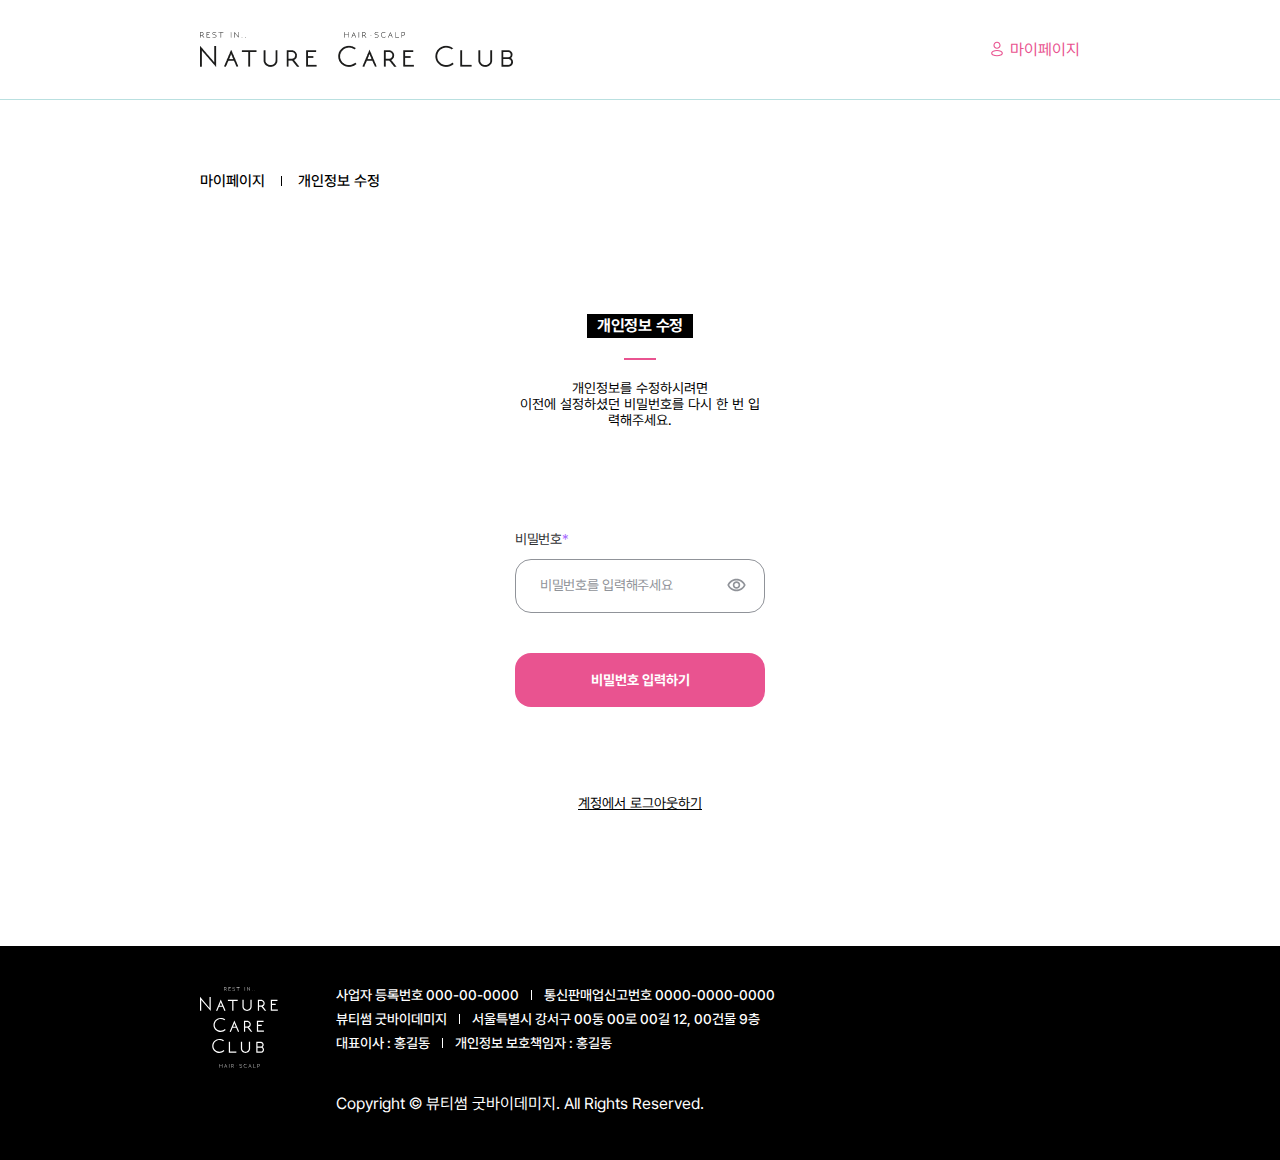
<file: profile-1.html>
<!DOCTYPE html>
<html lang="en">
  <head>
    <meta charset="UTF-8" />
    <meta name="viewport" content="width=device-width, initial-scale=1.0" />
    <title>마이페이지_개인정보 수정</title>
    <link rel="stylesheet" href="./style/login.css" />
  </head>
  <body>
    <div class="pc">
      <div class="group-33">
        <a href="index.html">
          <img src="./style/image/logo-top.png" alt="" />
        </a>
      </div>
      <div class="frame-3 d-flex">
        <div class="frame-4 d-flex pointer" onclick="showDropDown()">
          <svg
            class="huge-icon-interface-outline-user"
            width="18"
            height="18"
            viewBox="0 0 18 18"
            fill="none"
            xmlns="http://www.w3.org/2000/svg"
          >
            <path
              d="M11.4375 5.25C11.4375 6.59619 10.3462 7.6875 9 7.6875V8.8125C10.9675 8.8125 12.5625 7.21751 12.5625 5.25H11.4375ZM9 7.6875C7.65381 7.6875 6.5625 6.59619 6.5625 5.25H5.4375C5.4375 7.21751 7.03249 8.8125 9 8.8125V7.6875ZM6.5625 5.25C6.5625 3.90381 7.65381 2.8125 9 2.8125V1.6875C7.03249 1.6875 5.4375 3.28249 5.4375 5.25H6.5625ZM9 2.8125C10.3462 2.8125 11.4375 3.90381 11.4375 5.25H12.5625C12.5625 3.28249 10.9675 1.6875 9 1.6875V2.8125ZM13.6875 13.125C13.6875 13.522 13.351 14.0329 12.4608 14.478C11.6041 14.9064 10.3814 15.1875 9 15.1875V16.3125C10.5181 16.3125 11.9204 16.006 12.9639 15.4843C13.9737 14.9793 14.8125 14.1777 14.8125 13.125H13.6875ZM9 15.1875C7.61864 15.1875 6.39587 14.9064 5.53925 14.478C4.64898 14.0329 4.3125 13.522 4.3125 13.125H3.1875C3.1875 14.1777 4.02627 14.9793 5.03613 15.4843C6.07964 16.006 7.48186 16.3125 9 16.3125V15.1875ZM4.3125 13.125C4.3125 12.728 4.64898 12.2171 5.53925 11.772C6.39587 11.3436 7.61864 11.0625 9 11.0625V9.9375C7.48186 9.9375 6.07964 10.244 5.03613 10.7657C4.02627 11.2707 3.1875 12.0723 3.1875 13.125H4.3125ZM9 11.0625C10.3814 11.0625 11.6041 11.3436 12.4608 11.772C13.351 12.2171 13.6875 12.728 13.6875 13.125H14.8125C14.8125 12.0723 13.9737 11.2707 12.9639 10.7657C11.9204 10.244 10.5181 9.9375 9 9.9375V11.0625Z"
              fill="#E95390"
            />
          </svg>

          <div class="text">마이페이지</div>
        </div>
        <div id="option">
          <a>개인정보 수정</a>
          <a>주문현황 확인</a>
          <a href="/store.html">내 장바구니</a>
        </div>
      </div>
    </div>
    <div class="main-2">
      <div class="bread-crumb">
        <p>마이페이지</p>
        <span></span>
        <p>개인정보 수정</p>
      </div>
      <div class="frame-127">
        <div class="title">개인정보 수정</div>
        <div class="vector-78" style="margin: unset"></div>
        <div class="description-4" style="padding-bottom: 6px">
          <p>개인정보를 수정하시려면</p>
          <p>이전에 설정하셨던 비밀번호를 다시 한 번 입력해주세요.</p>
        </div>
        <div class="group-input">
          <div class="bottom" style="margin: 24px 0 20px 0">
            <label for="">비밀번호<span>*</span></label>
            <input type="text" placeholder="비밀번호를 입력해주세요" />
            <div class="icon">
              <svg
                width="21"
                height="20"
                viewBox="0 0 21 20"
                fill="none"
                xmlns="http://www.w3.org/2000/svg"
              >
                <g clip-path="url(#clip0_126_3540)">
                  <path
                    d="M10.4999 5.41667C13.6583 5.41667 16.4749 7.19167 17.8499 10C16.4749 12.8083 13.6666 14.5833 10.4999 14.5833C7.33325 14.5833 4.52492 12.8083 3.14992 10C4.52492 7.19167 7.34158 5.41667 10.4999 5.41667ZM10.4999 3.75C6.33325 3.75 2.77492 6.34167 1.33325 10C2.77492 13.6583 6.33325 16.25 10.4999 16.25C14.6666 16.25 18.2249 13.6583 19.6666 10C18.2249 6.34167 14.6666 3.75 10.4999 3.75ZM10.4999 7.91667C11.6499 7.91667 12.5833 8.85 12.5833 10C12.5833 11.15 11.6499 12.0833 10.4999 12.0833C9.34992 12.0833 8.41658 11.15 8.41658 10C8.41658 8.85 9.34992 7.91667 10.4999 7.91667ZM10.4999 6.25C8.43325 6.25 6.74992 7.93333 6.74992 10C6.74992 12.0667 8.43325 13.75 10.4999 13.75C12.5666 13.75 14.2499 12.0667 14.2499 10C14.2499 7.93333 12.5666 6.25 10.4999 6.25Z"
                    fill="#909399"
                  />
                </g>
                <defs>
                  <clipPath id="clip0_126_3540">
                    <rect
                      width="20"
                      height="20"
                      fill="white"
                      transform="translate(0.5)"
                    />
                  </clipPath>
                </defs>
              </svg>
            </div>
          </div>
        </div>
        <div class="button-1 button d-flex tc" style="width: 100%">
          <a href="/profile-2.html"> 비밀번호 입력하기 </a>
        </div>
        <div class="button-link">계정에서 로그아웃하기</div>
      </div>
    </div>
    <div class="footer footer-1">
      <div class="left">
        <svg
          xmlns="http://www.w3.org/2000/svg"
          width="78"
          height="81"
          viewBox="0 0 78 81"
          fill="none"
        >
          <path
            d="M10.74 10.02V24.045L1.225 13.03V23.84H0V9.83496L9.515 20.875V10.025H10.74V10.02Z"
            fill="white"
          />
          <path
            d="M20.775 12.4849C21.55 14.2399 22.345 16.0749 23.155 17.9849C23.965 19.8949 24.76 21.7699 25.535 23.6099L24.435 23.8999L22.625 19.8449H18.985C18.7 20.5149 18.4 21.1999 18.09 21.9049C17.78 22.6099 17.485 23.2899 17.195 23.9449L16.03 23.6499L20.765 12.4849H20.775ZM22.155 18.7999C21.925 18.1999 21.7 17.6349 21.475 17.1049C21.25 16.5749 21.02 15.9949 20.775 15.3699C20.69 15.5799 20.605 15.7949 20.515 16.0199C20.43 16.2449 20.335 16.4849 20.235 16.7499C20.135 17.0149 20.02 17.3149 19.89 17.6499C19.76 17.9849 19.615 18.3699 19.46 18.7999H22.15H22.155Z"
            fill="white"
          />
          <path
            d="M37.7 12.8398V14.0098H33.435V23.8348H32.21V14.0098H27.905V12.8398H37.7Z"
            fill="white"
          />
          <path
            d="M47.0649 23.9598C46.4349 23.9598 45.8399 23.8448 45.2799 23.6148C44.7199 23.3848 44.2299 23.0798 43.8049 22.6948C43.3799 22.3098 43.0499 21.8598 42.8049 21.3348C42.5599 20.8098 42.4399 20.2598 42.4399 19.6748V12.8398H43.6699V19.6748C43.6699 20.1048 43.7599 20.5098 43.9399 20.8748C44.1199 21.2398 44.3649 21.5698 44.6799 21.8448C44.9949 22.1198 45.3549 22.3448 45.7649 22.5048C46.1749 22.6648 46.6149 22.7448 47.0849 22.7448C47.5549 22.7448 47.9749 22.6648 48.3849 22.5048C48.7949 22.3448 49.1449 22.1248 49.4499 21.8448C49.7499 21.5648 49.9849 21.2398 50.1599 20.8748C50.3349 20.5098 50.4199 20.1048 50.4199 19.6748V12.8398H51.6449V19.6748C51.6449 20.2598 51.5249 20.8148 51.2799 21.3348C51.0349 21.8548 50.7099 22.3098 50.2999 22.6948C49.8899 23.0798 49.4049 23.3848 48.8449 23.6148C48.2849 23.8448 47.6949 23.9598 47.0799 23.9598H47.0649Z"
            fill="white"
          />
          <path
            d="M59.055 19.74V23.84H57.87V12.845H61.165C61.665 12.845 62.135 12.945 62.565 13.135C62.995 13.325 63.365 13.59 63.675 13.91C63.985 14.23 64.23 14.595 64.405 15.005C64.585 15.415 64.675 15.845 64.675 16.29C64.675 16.97 64.515 17.59 64.19 18.14C63.865 18.69 63.38 19.095 62.735 19.36L63.745 20.615C63.915 20.825 64.115 21.07 64.335 21.36C64.555 21.65 64.785 21.94 65.025 22.24C65.26 22.54 65.49 22.83 65.705 23.11C65.92 23.39 66.105 23.635 66.265 23.845H64.715L61.44 19.745H59.05L59.055 19.74ZM59.055 14.01V18.525H61.165C61.48 18.525 61.78 18.465 62.07 18.35C62.355 18.23 62.605 18.075 62.815 17.87C63.025 17.67 63.19 17.435 63.31 17.16C63.43 16.89 63.495 16.6 63.495 16.295C63.495 15.99 63.435 15.675 63.31 15.4C63.19 15.125 63.02 14.88 62.815 14.67C62.605 14.46 62.36 14.3 62.07 14.18C61.785 14.06 61.48 14.005 61.165 14.005H59.055V14.01Z"
            fill="white"
          />
          <path
            d="M70.7899 23.8348V12.8398H77.4649V14.0098H72.0149V16.8098H75.6749V17.9798H72.0149V22.6198H77.8299V23.8298H70.7899V23.8348Z"
            fill="white"
          />
          <path
            d="M25.685 43.08C24.94 43.68 24.15 44.14 23.315 44.47C22.48 44.8 21.605 44.96 20.69 44.96C19.685 44.96 18.745 44.77 17.87 44.395C16.995 44.02 16.23 43.515 15.575 42.88C14.92 42.245 14.41 41.505 14.035 40.655C13.66 39.805 13.475 38.9 13.475 37.94C13.475 36.98 13.66 36.05 14.035 35.2C14.41 34.35 14.92 33.605 15.575 32.965C16.23 32.325 16.99 31.82 17.87 31.45C18.745 31.08 19.685 30.895 20.69 30.895C21.465 30.895 22.24 31.035 23.015 31.315C23.79 31.595 24.56 32 25.32 32.525L24.35 33.275C23.2 32.495 21.98 32.105 20.69 32.105C19.855 32.105 19.08 32.26 18.355 32.565C17.63 32.87 17 33.285 16.46 33.805C15.92 34.325 15.495 34.945 15.18 35.66C14.865 36.375 14.705 37.14 14.705 37.945C14.705 38.75 14.865 39.485 15.18 40.19C15.495 40.89 15.925 41.51 16.46 42.035C17 42.565 17.63 42.98 18.355 43.285C19.08 43.59 19.86 43.745 20.69 43.745C21.42 43.745 22.145 43.6 22.855 43.315C23.565 43.03 24.245 42.62 24.89 42.09L25.685 43.07V43.08Z"
            fill="white"
          />
          <path
            d="M34.36 33.4849C35.135 35.2399 35.93 37.0749 36.74 38.9849C37.55 40.8949 38.345 42.7699 39.12 44.6099L38.02 44.8999L36.21 40.8449H32.57C32.285 41.5149 31.985 42.1999 31.675 42.9049C31.365 43.6099 31.07 44.2899 30.78 44.9449L29.615 44.6549L34.35 33.4899L34.36 33.4849ZM35.74 39.7999C35.51 39.1999 35.285 38.6349 35.06 38.1049C34.835 37.5749 34.605 36.9949 34.36 36.3699C34.275 36.5799 34.19 36.7949 34.1 37.0199C34.015 37.2449 33.92 37.4849 33.82 37.7499C33.72 38.0149 33.605 38.3149 33.475 38.6499C33.345 38.9849 33.2 39.3699 33.045 39.7999H35.735H35.74Z"
            fill="white"
          />
          <path
            d="M45.15 40.7398V44.8348H43.965V33.8398H47.26C47.76 33.8398 48.23 33.9398 48.66 34.1298C49.09 34.3198 49.46 34.5848 49.77 34.9048C50.08 35.2248 50.325 35.5898 50.5 35.9998C50.68 36.4098 50.77 36.8398 50.77 37.2848C50.77 37.9698 50.61 38.5848 50.285 39.1348C49.96 39.6848 49.475 40.0898 48.83 40.3548L49.84 41.6098C50.01 41.8198 50.21 42.0648 50.43 42.3548C50.65 42.6448 50.88 42.9348 51.12 43.2348C51.355 43.5348 51.585 43.8248 51.8 44.1048C52.015 44.3848 52.2 44.6298 52.36 44.8348H50.81L47.535 40.7398H45.145H45.15ZM45.15 35.0098V39.5248H47.26C47.575 39.5248 47.875 39.4648 48.165 39.3498C48.45 39.2298 48.7 39.0748 48.91 38.8698C49.12 38.6698 49.285 38.4348 49.405 38.1598C49.525 37.8898 49.59 37.5998 49.59 37.2948C49.59 36.9898 49.53 36.6748 49.405 36.3998C49.285 36.1248 49.115 35.8798 48.91 35.6698C48.7 35.4598 48.455 35.2998 48.165 35.1798C47.88 35.0598 47.575 35.0048 47.26 35.0048H45.15V35.0098Z"
            fill="white"
          />
          <path
            d="M56.885 44.8348V33.8398H63.56V35.0098H58.11V37.8098H61.77V38.9798H58.11V43.6198H63.925V44.8298H56.885V44.8348Z"
            fill="white"
          />
          <path
            d="M24.425 64.08C23.68 64.68 22.89 65.14 22.055 65.47C21.22 65.8 20.345 65.96 19.43 65.96C18.425 65.96 17.485 65.77 16.61 65.395C15.735 65.02 14.97 64.515 14.315 63.88C13.66 63.245 13.15 62.505 12.775 61.655C12.4 60.805 12.215 59.9 12.215 58.94C12.215 57.98 12.4 57.05 12.775 56.2C13.15 55.35 13.66 54.605 14.315 53.965C14.97 53.325 15.73 52.82 16.61 52.45C17.485 52.08 18.425 51.895 19.43 51.895C20.205 51.895 20.98 52.035 21.755 52.315C22.53 52.595 23.3 53 24.06 53.525L23.09 54.28C21.94 53.5 20.72 53.11 19.43 53.11C18.595 53.11 17.82 53.265 17.095 53.57C16.37 53.875 15.74 54.29 15.2 54.81C14.66 55.33 14.235 55.95 13.92 56.665C13.605 57.38 13.445 58.145 13.445 58.95C13.445 59.755 13.605 60.49 13.92 61.195C14.235 61.895 14.665 62.515 15.2 63.04C15.74 63.57 16.37 63.985 17.095 64.29C17.82 64.595 18.6 64.75 19.43 64.75C20.16 64.75 20.885 64.605 21.595 64.32C22.305 64.035 22.985 63.625 23.63 63.095L24.425 64.075V64.08Z"
            fill="white"
          />
          <path
            d="M36.3549 64.6248V65.8348H28.8199V54.8398H30.0449V64.6248H36.3549Z"
            fill="white"
          />
          <path
            d="M45.505 65.9598C44.875 65.9598 44.28 65.8448 43.72 65.6148C43.16 65.3848 42.67 65.0798 42.245 64.6948C41.82 64.3098 41.49 63.8598 41.245 63.3348C41 62.8148 40.88 62.2598 40.88 61.6748V54.8398H42.11V61.6748C42.11 62.1048 42.2 62.5098 42.38 62.8748C42.56 63.2448 42.805 63.5698 43.12 63.8448C43.435 64.1198 43.795 64.3448 44.205 64.5048C44.615 64.6648 45.055 64.7448 45.525 64.7448C45.995 64.7448 46.415 64.6648 46.825 64.5048C47.235 64.3448 47.585 64.1248 47.885 63.8448C48.185 63.5648 48.42 63.2398 48.595 62.8748C48.765 62.5048 48.855 62.1048 48.855 61.6748V54.8398H50.085V61.6748C50.085 62.2598 49.965 62.8148 49.72 63.3348C49.475 63.8548 49.15 64.3098 48.74 64.6948C48.33 65.0798 47.845 65.3848 47.285 65.6148C46.725 65.8448 46.135 65.9598 45.52 65.9598H45.505Z"
            fill="white"
          />
          <path
            d="M60.6949 54.8398C61.1249 54.8398 61.5249 54.9248 61.8949 55.0898C62.2599 55.2548 62.5749 55.4748 62.8349 55.7498C63.0949 56.0198 63.2999 56.3348 63.4499 56.6898C63.5999 57.0448 63.6749 57.4098 63.6749 57.7898C63.6749 58.2198 63.5699 58.6398 63.3699 59.0448C63.1649 59.4498 62.8949 59.7898 62.5599 60.0698C63.0099 60.3498 63.3649 60.7248 63.6199 61.1998C63.8749 61.6748 63.9999 62.1748 63.9999 62.7048C63.9999 63.1348 63.9149 63.5448 63.7499 63.9298C63.5849 64.3148 63.3599 64.6448 63.0799 64.9248C62.7999 65.2048 62.4649 65.4248 62.0749 65.5948C61.6849 65.7598 61.2749 65.8448 60.8449 65.8448H56.2899V54.8498H60.6949V54.8398ZM62.4449 57.7848C62.4449 57.2848 62.2749 56.8598 61.9399 56.5198C61.6049 56.1798 61.1849 56.0098 60.6849 56.0098H57.5099V59.5448H60.6849C61.1849 59.5448 61.6049 59.3748 61.9399 59.0348C62.2749 58.6948 62.4449 58.2798 62.4449 57.7898V57.7848ZM60.8399 64.6198C61.1099 64.6198 61.3649 64.5698 61.5999 64.4748C61.8349 64.3798 62.0399 64.2398 62.2099 64.0598C62.3799 63.8798 62.5149 63.6748 62.6199 63.4448C62.7199 63.2148 62.7699 62.9648 62.7699 62.6848C62.7699 62.4048 62.7199 62.1698 62.6199 61.9248C62.5199 61.6848 62.3849 61.4698 62.2099 61.2898C62.0399 61.1098 61.8349 60.9648 61.5999 60.8648C61.3649 60.7598 61.1099 60.7098 60.8399 60.7098H57.5149V64.6198H60.8399Z"
            fill="white"
          />
          <path
            d="M24.57 2.33996V3.75495H24.27V0.0749512H25.345C25.515 0.0749512 25.67 0.104952 25.81 0.169952C25.95 0.234952 26.075 0.314952 26.175 0.419952C26.28 0.524952 26.36 0.644958 26.415 0.784958C26.475 0.924958 26.5 1.06495 26.5 1.20995C26.5 1.43995 26.44 1.64495 26.315 1.83495C26.195 2.02495 26.02 2.15996 25.795 2.24496L26.19 2.73495C26.25 2.80495 26.31 2.88495 26.38 2.97495C26.45 3.06495 26.52 3.15495 26.59 3.24995C26.66 3.33995 26.735 3.42995 26.8 3.51995C26.87 3.60995 26.93 3.68996 26.985 3.75996H26.59L25.465 2.34495H24.565L24.57 2.33996ZM24.57 0.379951V2.02995H25.34C25.46 2.02995 25.575 2.00996 25.68 1.96496C25.785 1.91996 25.875 1.85995 25.955 1.78995C26.03 1.71495 26.09 1.62995 26.135 1.52995C26.18 1.42995 26.2 1.32496 26.2 1.21496C26.2 1.10496 26.18 0.989953 26.135 0.889953C26.09 0.789953 26.03 0.699954 25.955 0.624954C25.88 0.549954 25.785 0.489951 25.68 0.449951C25.575 0.409951 25.46 0.384956 25.34 0.384956H24.57V0.379951Z"
            fill="white"
          />
          <path
            d="M28.585 3.75007V0.0700684H30.775V0.380066H28.9V1.43007H30.16V1.74007H28.9V3.44507H30.9V3.75507H28.58L28.585 3.75007Z"
            fill="white"
          />
          <path
            d="M35.06 2.735C35.06 2.905 35.025 3.05 34.95 3.185C34.875 3.315 34.775 3.425 34.65 3.515C34.525 3.605 34.375 3.67 34.205 3.72C34.035 3.765 33.855 3.79 33.66 3.79C33.58 3.79 33.49 3.785 33.395 3.77C33.3 3.76 33.2 3.74 33.095 3.72C32.99 3.7 32.885 3.675 32.785 3.65C32.685 3.625 32.59 3.595 32.505 3.565L32.585 3.31C32.75 3.345 32.92 3.385 33.1 3.42C33.28 3.455 33.43 3.475 33.55 3.475H33.79C33.92 3.475 34.045 3.46 34.165 3.425C34.285 3.395 34.39 3.345 34.48 3.275C34.57 3.21 34.64 3.125 34.69 3.025C34.745 2.925 34.77 2.815 34.77 2.69C34.77 2.625 34.755 2.56 34.73 2.495C34.705 2.43 34.675 2.375 34.64 2.335C34.59 2.275 34.535 2.225 34.465 2.18C34.395 2.14 34.32 2.105 34.24 2.08C34.16 2.055 34.08 2.04 34 2.025C33.92 2.01 33.84 2 33.77 1.995C33.64 1.995 33.51 1.975 33.375 1.95C33.24 1.925 33.11 1.88 32.985 1.815C32.85 1.735 32.735 1.625 32.645 1.485C32.555 1.345 32.51 1.19 32.51 1.03C32.51 0.784999 32.605 0.575001 32.79 0.400001C32.975 0.225001 33.225 0.109998 33.54 0.0449982C33.59 0.0349982 33.655 0.0249994 33.745 0.0149994C33.835 0.00499939 33.935 0 34.045 0C34.105 0 34.17 0.00499664 34.245 0.0199966C34.32 0.0349966 34.4 0.0499997 34.485 0.0699997C34.57 0.0899997 34.65 0.114999 34.735 0.139999C34.815 0.164999 34.89 0.190004 34.95 0.215004C34.94 0.255004 34.925 0.300001 34.91 0.345001C34.895 0.390001 34.88 0.429998 34.87 0.474998C34.685 0.414998 34.515 0.370004 34.37 0.340004C34.225 0.310004 34.07 0.300003 33.905 0.300003C33.78 0.300003 33.655 0.315004 33.525 0.340004C33.395 0.370004 33.275 0.409998 33.17 0.474998C33.06 0.534998 32.975 0.615002 32.905 0.705002C32.835 0.800002 32.8 0.910001 32.8 1.04C32.8 1.12 32.83 1.21 32.885 1.31C32.94 1.41 33.015 1.495 33.11 1.555C33.2 1.61 33.29 1.645 33.385 1.66C33.475 1.675 33.57 1.685 33.665 1.695H33.715C33.715 1.695 33.745 1.695 33.755 1.695C33.765 1.695 33.78 1.695 33.785 1.695C33.91 1.705 34.045 1.725 34.19 1.755C34.335 1.785 34.48 1.845 34.62 1.935C34.75 2.025 34.86 2.14 34.945 2.285C35.03 2.43 35.075 2.575 35.075 2.725L35.06 2.735Z"
            fill="white"
          />
          <path
            d="M39.7051 0.0749512V0.384956H38.2351V3.75495H37.9201V0.384956H36.4451V0.0749512H39.7101H39.7051Z"
            fill="white"
          />
          <path
            d="M45.035 0.0749512V3.75495H44.72V0.0749512H45.035Z"
            fill="white"
          />
          <path
            d="M49.95 0.120003V3.785L47.395 0.800003V3.75H47.08V0L49.635 2.985V0.120003H49.95Z"
            fill="white"
          />
          <path
            d="M52.165 3.37988C52.23 3.37988 52.285 3.39989 52.32 3.44489C52.355 3.48489 52.375 3.53488 52.375 3.58488C52.375 3.64488 52.355 3.69489 52.32 3.72989C52.285 3.76489 52.235 3.78489 52.165 3.78489C52.105 3.78489 52.06 3.76489 52.025 3.72989C51.99 3.69489 51.97 3.64488 51.97 3.58488C51.97 3.53488 51.99 3.48489 52.025 3.44489C52.06 3.40489 52.11 3.37988 52.165 3.37988Z"
            fill="white"
          />
          <path
            d="M54.3899 3.37988C54.4549 3.37988 54.5099 3.39989 54.5449 3.44489C54.5799 3.48489 54.5999 3.53488 54.5999 3.58488C54.5999 3.64488 54.5799 3.69489 54.5449 3.72989C54.5099 3.76489 54.4599 3.78489 54.3899 3.78489C54.3299 3.78489 54.2849 3.76489 54.2499 3.72989C54.2149 3.69489 54.1949 3.64488 54.1949 3.58488C54.1949 3.53488 54.2149 3.48489 54.2499 3.44489C54.2849 3.40489 54.3349 3.37988 54.3899 3.37988Z"
            fill="white"
          />
          <path
            d="M21.985 78.7251H19.675V80.6851H19.36V77.0051H19.675V78.4201H21.985V77.0051H22.3V80.6851H21.985V78.7251Z"
            fill="white"
          />
          <path
            d="M25.665 76.97C25.93 77.57 26.19 78.17 26.45 78.77C26.71 79.37 26.97 79.985 27.235 80.62L26.96 80.69L26.34 79.315H25.015L24.395 80.705L24.105 80.635L25.66 76.97H25.665ZM26.22 79.055L25.665 77.67C25.63 77.755 25.595 77.84 25.56 77.93C25.525 78.02 25.485 78.12 25.445 78.23C25.405 78.34 25.355 78.46 25.305 78.595C25.25 78.73 25.195 78.88 25.13 79.055H26.215H26.22Z"
            fill="white"
          />
          <path
            d="M29.285 77.0051V80.6851H28.97V77.0051H29.285Z"
            fill="white"
          />
          <path
            d="M31.66 79.2701V80.6851H31.36V77.0051H32.435C32.605 77.0051 32.76 77.0351 32.9 77.1001C33.04 77.1651 33.165 77.2451 33.265 77.3501C33.37 77.4551 33.45 77.5751 33.505 77.7151C33.565 77.8551 33.59 77.9951 33.59 78.1401C33.59 78.3701 33.53 78.5751 33.405 78.7651C33.285 78.9551 33.11 79.0901 32.885 79.1751L33.28 79.6651C33.34 79.7351 33.4 79.8151 33.47 79.9051C33.54 79.9951 33.61 80.0851 33.68 80.1801C33.75 80.2701 33.825 80.3601 33.89 80.4501C33.96 80.5401 34.02 80.6201 34.075 80.6901H33.68L32.555 79.2751H31.655L31.66 79.2701ZM31.66 77.3101V78.9601H32.43C32.55 78.9601 32.665 78.9401 32.77 78.8951C32.875 78.8501 32.965 78.7901 33.045 78.7201C33.12 78.6451 33.18 78.5601 33.225 78.4601C33.27 78.3601 33.29 78.2551 33.29 78.1451C33.29 78.0351 33.27 77.9201 33.225 77.8201C33.18 77.7201 33.12 77.6301 33.045 77.5551C32.97 77.4801 32.875 77.4201 32.77 77.3801C32.665 77.3401 32.55 77.3151 32.43 77.3151H31.66V77.3101Z"
            fill="white"
          />
          <path
            d="M37.0749 78.855C37.0749 78.96 37.0149 79.06 36.8749 79.06C36.7349 79.06 36.6749 78.96 36.6749 78.855C36.6749 78.75 36.7349 78.655 36.8749 78.655C37.0149 78.655 37.0749 78.75 37.0749 78.855Z"
            fill="white"
          />
          <path
            d="M42.065 79.6701C42.065 79.8401 42.03 79.9851 41.955 80.1201C41.88 80.2501 41.78 80.3601 41.655 80.4501C41.53 80.5401 41.38 80.6051 41.21 80.6551C41.04 80.7001 40.86 80.7251 40.665 80.7251C40.585 80.7251 40.495 80.72 40.4 80.705C40.305 80.695 40.205 80.6751 40.1 80.6551C39.995 80.6351 39.89 80.6101 39.79 80.5851C39.69 80.5601 39.595 80.5301 39.51 80.5001L39.59 80.2451C39.755 80.2801 39.925 80.3201 40.105 80.3551C40.285 80.3901 40.435 80.41 40.555 80.41H40.795C40.925 80.41 41.05 80.395 41.17 80.36C41.29 80.33 41.395 80.2801 41.485 80.2101C41.575 80.1451 41.645 80.0601 41.695 79.9601C41.75 79.8601 41.775 79.7501 41.775 79.6251C41.775 79.5601 41.76 79.4951 41.735 79.4301C41.71 79.3651 41.68 79.31 41.645 79.27C41.595 79.21 41.54 79.1601 41.47 79.1151C41.4 79.0751 41.325 79.0401 41.245 79.0151C41.165 78.9901 41.085 78.9751 41.005 78.9601C40.925 78.9451 40.845 78.9351 40.775 78.9301C40.645 78.9301 40.515 78.9101 40.38 78.8851C40.245 78.8601 40.115 78.8151 39.99 78.7501C39.855 78.6701 39.74 78.5601 39.65 78.4201C39.56 78.2801 39.515 78.1251 39.515 77.9651C39.515 77.7201 39.61 77.5101 39.795 77.3351C39.98 77.1601 40.23 77.0451 40.545 76.9801C40.595 76.9701 40.66 76.9601 40.75 76.9501C40.84 76.9401 40.94 76.9351 41.05 76.9351C41.11 76.9351 41.175 76.94 41.25 76.955C41.325 76.97 41.405 76.9851 41.49 77.0051C41.575 77.0251 41.655 77.0501 41.74 77.0751C41.82 77.1001 41.895 77.1251 41.955 77.1501C41.945 77.1901 41.93 77.2351 41.915 77.2801C41.9 77.3251 41.885 77.365 41.875 77.41C41.69 77.35 41.52 77.3051 41.375 77.2751C41.23 77.2451 41.075 77.235 40.91 77.235C40.785 77.235 40.66 77.2501 40.53 77.2751C40.4 77.3051 40.28 77.345 40.175 77.41C40.065 77.47 39.98 77.5501 39.91 77.6401C39.84 77.7351 39.805 77.8451 39.805 77.9751C39.805 78.0551 39.835 78.1451 39.89 78.2451C39.945 78.3451 40.02 78.4301 40.115 78.4901C40.205 78.5451 40.295 78.58 40.39 78.595C40.48 78.61 40.575 78.6201 40.67 78.6301H40.72C40.72 78.6301 40.75 78.6301 40.76 78.6301C40.77 78.6301 40.785 78.6301 40.79 78.6301C40.915 78.6401 41.05 78.66 41.195 78.69C41.34 78.72 41.485 78.7801 41.625 78.8701C41.755 78.9601 41.865 79.075 41.95 79.22C42.035 79.365 42.08 79.51 42.08 79.66L42.065 79.6701Z"
            fill="white"
          />
          <path
            d="M46.9699 80.2C46.7699 80.365 46.5549 80.49 46.3299 80.58C46.1049 80.67 45.8749 80.715 45.6399 80.715C45.3699 80.715 45.1199 80.665 44.8849 80.57C44.6499 80.47 44.4449 80.34 44.2699 80.17C44.0949 80 43.9549 79.8 43.8499 79.575C43.7449 79.35 43.6949 79.105 43.6949 78.845C43.6949 78.585 43.7449 78.34 43.8499 78.11C43.9549 77.88 44.0899 77.68 44.2699 77.51C44.4449 77.34 44.6499 77.2 44.8849 77.105C45.1199 77.005 45.3699 76.96 45.6399 76.96C45.8299 76.96 46.0349 76.995 46.2399 77.07C46.4499 77.145 46.6549 77.25 46.8649 77.385L46.6149 77.575C46.3049 77.37 45.9799 77.265 45.6449 77.265C45.4199 77.265 45.2099 77.305 45.0099 77.39C44.8149 77.47 44.6399 77.585 44.4899 77.73C44.3399 77.875 44.2249 78.04 44.1399 78.235C44.0549 78.425 44.0149 78.63 44.0149 78.85C44.0149 79.07 44.0549 79.275 44.1399 79.46C44.2249 79.65 44.3399 79.815 44.4899 79.955C44.6399 80.1 44.8099 80.21 45.0099 80.29C45.2049 80.37 45.4199 80.41 45.6449 80.41C45.8349 80.41 46.0299 80.375 46.2199 80.3C46.4099 80.225 46.5899 80.12 46.7599 79.985L46.9749 80.2H46.9699Z"
            fill="white"
          />
          <path
            d="M49.95 76.97C50.215 77.57 50.475 78.17 50.735 78.77C50.995 79.37 51.255 79.985 51.52 80.62L51.245 80.69L50.625 79.315H49.3L48.68 80.705L48.39 80.635L49.945 76.97H49.95ZM50.505 79.055L49.95 77.67C49.915 77.755 49.88 77.84 49.845 77.93C49.81 78.02 49.77 78.12 49.73 78.23C49.69 78.34 49.64 78.46 49.59 78.595C49.54 78.73 49.48 78.88 49.415 79.055H50.505Z"
            fill="white"
          />
          <path
            d="M55.7649 80.3751V80.6851H53.2799V77.0051H53.5949V80.3751H55.7649Z"
            fill="white"
          />
          <path
            d="M57.365 80.6851V77.0051H58.61C58.77 77.0051 58.915 77.0351 59.055 77.0901C59.19 77.1501 59.315 77.2301 59.415 77.3301C59.515 77.4301 59.6 77.5551 59.66 77.6951C59.72 77.8351 59.75 77.9851 59.75 78.1401C59.75 78.2951 59.72 78.4401 59.66 78.5801C59.6 78.7151 59.52 78.8351 59.42 78.9351C59.32 79.0351 59.2 79.1151 59.065 79.1751C58.93 79.2351 58.78 79.2601 58.62 79.2601H57.685V80.6801H57.37L57.365 80.6851ZM57.68 77.3151V78.9601H58.615C58.73 78.9601 58.835 78.9401 58.935 78.8951C59.035 78.8501 59.12 78.7951 59.195 78.7201C59.27 78.6501 59.325 78.5651 59.37 78.4651C59.415 78.3651 59.435 78.2601 59.435 78.1501C59.435 78.0401 59.415 77.9251 59.37 77.8251C59.325 77.7251 59.27 77.6351 59.195 77.5601C59.12 77.4851 59.035 77.4251 58.935 77.3851C58.835 77.3401 58.725 77.3201 58.61 77.3201H57.685L57.68 77.3151Z"
            fill="white"
          />
        </svg>
      </div>
      <div class="right">
        <div class="top">
          <div class="text">
            <p>사업자 등록번호 000-00-0000</p>
            <span class="line"></span>
            <p>통신판매업신고번호 0000-0000-0000</p>
          </div>
          <div class="text">
            <p>뷰티썸 굿바이데미지</p>
            <span class="line"></span>
            <p>서울특별시 강서구 00동 00로 00길 12, 00건물 9층</p>
          </div>
          <div class="text">
            <p>대표이사 : 홍길동</p>
            <span class="line"></span>
            <p>개인정보 보호책임자 : 홍길동</p>
          </div>
        </div>
        <div class="bottom">
          Copyright © 뷰티썸 굿바이데미지. All Rights Reserved.
        </div>
      </div>
    </div>
    <script>
      function showDropDown() {
        const el = document.getElementById("option");
        if (el.style.display === "none") {
          el.style.display = "block";
        } else {
          el.style.display = "none";
        }
      }
    </script>
  </body>
</html>
</file>
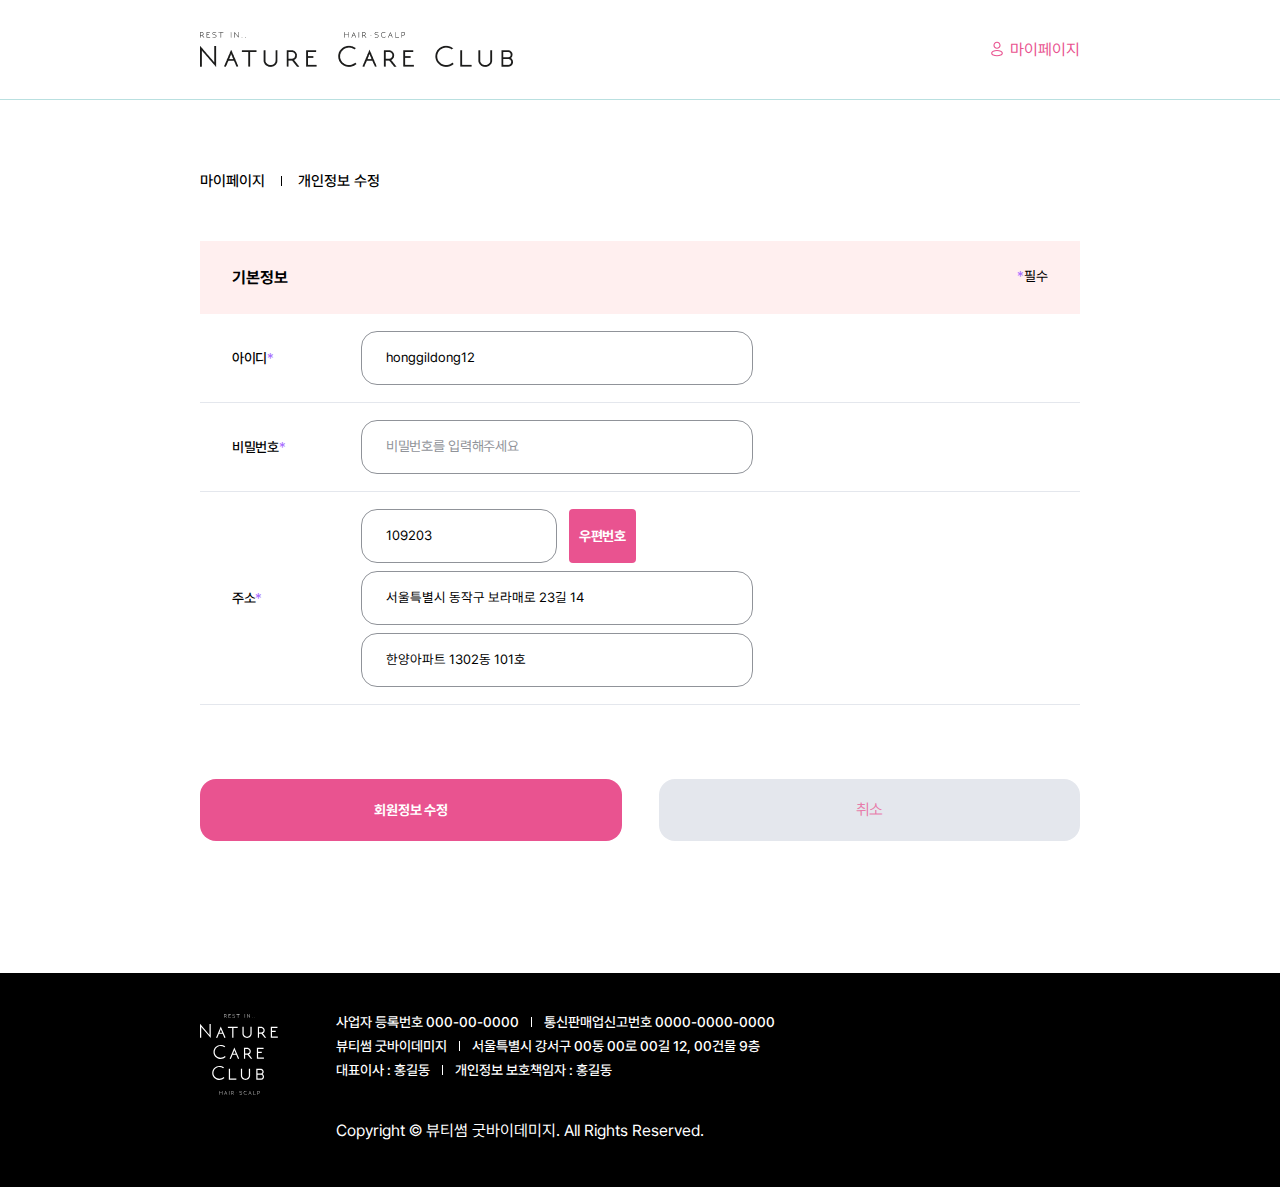
<file: profile-2.html>
<!DOCTYPE html>
<html lang="en">
  <head>
    <meta charset="UTF-8" />
    <meta name="viewport" content="width=device-width, initial-scale=1.0" />
    <title>마이페이지_개인정보 수정</title>
    <link rel="stylesheet" href="./style/login.css" />
  </head>
  <body>
    <div class="pc">
      <div class="group-33">
        <a href="index.html">
          <img src="./style/image/logo-top.png" alt="" />
        </a>
      </div>
      <div class="frame-3 d-flex">
        <div class="frame-4 d-flex pointer" onclick="showDropDown()">
          <svg
            class="huge-icon-interface-outline-user"
            width="18"
            height="18"
            viewBox="0 0 18 18"
            fill="none"
            xmlns="http://www.w3.org/2000/svg"
          >
            <path
              d="M11.4375 5.25C11.4375 6.59619 10.3462 7.6875 9 7.6875V8.8125C10.9675 8.8125 12.5625 7.21751 12.5625 5.25H11.4375ZM9 7.6875C7.65381 7.6875 6.5625 6.59619 6.5625 5.25H5.4375C5.4375 7.21751 7.03249 8.8125 9 8.8125V7.6875ZM6.5625 5.25C6.5625 3.90381 7.65381 2.8125 9 2.8125V1.6875C7.03249 1.6875 5.4375 3.28249 5.4375 5.25H6.5625ZM9 2.8125C10.3462 2.8125 11.4375 3.90381 11.4375 5.25H12.5625C12.5625 3.28249 10.9675 1.6875 9 1.6875V2.8125ZM13.6875 13.125C13.6875 13.522 13.351 14.0329 12.4608 14.478C11.6041 14.9064 10.3814 15.1875 9 15.1875V16.3125C10.5181 16.3125 11.9204 16.006 12.9639 15.4843C13.9737 14.9793 14.8125 14.1777 14.8125 13.125H13.6875ZM9 15.1875C7.61864 15.1875 6.39587 14.9064 5.53925 14.478C4.64898 14.0329 4.3125 13.522 4.3125 13.125H3.1875C3.1875 14.1777 4.02627 14.9793 5.03613 15.4843C6.07964 16.006 7.48186 16.3125 9 16.3125V15.1875ZM4.3125 13.125C4.3125 12.728 4.64898 12.2171 5.53925 11.772C6.39587 11.3436 7.61864 11.0625 9 11.0625V9.9375C7.48186 9.9375 6.07964 10.244 5.03613 10.7657C4.02627 11.2707 3.1875 12.0723 3.1875 13.125H4.3125ZM9 11.0625C10.3814 11.0625 11.6041 11.3436 12.4608 11.772C13.351 12.2171 13.6875 12.728 13.6875 13.125H14.8125C14.8125 12.0723 13.9737 11.2707 12.9639 10.7657C11.9204 10.244 10.5181 9.9375 9 9.9375V11.0625Z"
              fill="#E95390"
            />
          </svg>

          <div class="text">마이페이지</div>
        </div>
        <div id="option">
          <a>개인정보 수정</a>
          <a>주문현황 확인</a>
          <a href="/store.html">내 장바구니</a>
        </div>
      </div>
    </div>
    <div class="main-3">
      <div class="bread-crumb pointer">
        <p>마이페이지</p>
        <span></span>
        <p>개인정보 수정</p>
      </div>
      <div class="frame-128">
        <div class="header">
          <p>기본정보</p>
          <p class="left"><span>*</span>필수</p>
        </div>
        <div class="group-input">
          <div class="bottom">
            <div class="label">
              <label for="">아이디<span>*</span></label>
            </div>
            <input
              type="text"
              value="honggildong12"
              placeholder="비밀번호를 입력해주세요"
            />
          </div>
          <div class="bottom">
            <div class="label">
              <label for="">비밀번호<span>*</span></label>
            </div>
            <input type="password" placeholder="비밀번호를 입력해주세요" />
          </div>
          <div class="bottom-group">
            <div class="label">
              <label for="">주소<span>*</span></label>
            </div>
            <div class="input-wrapper">
              <input
                type="text"
                value="109203"
                placeholder="비밀번호를 입력해주세요"
              />
              <div class="pink-button pointer">우편번호</div>
              <input
                type="text"
                value="서울특별시 동작구 보라매로 23길 14 "
                placeholder="비밀번호를 입력해주세요"
              />
              <input
                type="text"
                value="한양아파트 1302동 101호"
                placeholder="비밀번호를 입력해주세요"
              />
            </div>
          </div>
          <div class="button-group">
            <div class="button-1 button d-flex tc pointer">
              <a href="./order.html"> 회원정보 수정 </a>
            </div>
            <div class="button-2 button d-flex tc pointer">취소</div>
          </div>
        </div>
      </div>
    </div>
    <div class="footer footer-1">
      <div class="left">
        <svg
          xmlns="http://www.w3.org/2000/svg"
          width="78"
          height="81"
          viewBox="0 0 78 81"
          fill="none"
        >
          <path
            d="M10.74 10.02V24.045L1.225 13.03V23.84H0V9.83496L9.515 20.875V10.025H10.74V10.02Z"
            fill="white"
          />
          <path
            d="M20.775 12.4849C21.55 14.2399 22.345 16.0749 23.155 17.9849C23.965 19.8949 24.76 21.7699 25.535 23.6099L24.435 23.8999L22.625 19.8449H18.985C18.7 20.5149 18.4 21.1999 18.09 21.9049C17.78 22.6099 17.485 23.2899 17.195 23.9449L16.03 23.6499L20.765 12.4849H20.775ZM22.155 18.7999C21.925 18.1999 21.7 17.6349 21.475 17.1049C21.25 16.5749 21.02 15.9949 20.775 15.3699C20.69 15.5799 20.605 15.7949 20.515 16.0199C20.43 16.2449 20.335 16.4849 20.235 16.7499C20.135 17.0149 20.02 17.3149 19.89 17.6499C19.76 17.9849 19.615 18.3699 19.46 18.7999H22.15H22.155Z"
            fill="white"
          />
          <path
            d="M37.7 12.8398V14.0098H33.435V23.8348H32.21V14.0098H27.905V12.8398H37.7Z"
            fill="white"
          />
          <path
            d="M47.0649 23.9598C46.4349 23.9598 45.8399 23.8448 45.2799 23.6148C44.7199 23.3848 44.2299 23.0798 43.8049 22.6948C43.3799 22.3098 43.0499 21.8598 42.8049 21.3348C42.5599 20.8098 42.4399 20.2598 42.4399 19.6748V12.8398H43.6699V19.6748C43.6699 20.1048 43.7599 20.5098 43.9399 20.8748C44.1199 21.2398 44.3649 21.5698 44.6799 21.8448C44.9949 22.1198 45.3549 22.3448 45.7649 22.5048C46.1749 22.6648 46.6149 22.7448 47.0849 22.7448C47.5549 22.7448 47.9749 22.6648 48.3849 22.5048C48.7949 22.3448 49.1449 22.1248 49.4499 21.8448C49.7499 21.5648 49.9849 21.2398 50.1599 20.8748C50.3349 20.5098 50.4199 20.1048 50.4199 19.6748V12.8398H51.6449V19.6748C51.6449 20.2598 51.5249 20.8148 51.2799 21.3348C51.0349 21.8548 50.7099 22.3098 50.2999 22.6948C49.8899 23.0798 49.4049 23.3848 48.8449 23.6148C48.2849 23.8448 47.6949 23.9598 47.0799 23.9598H47.0649Z"
            fill="white"
          />
          <path
            d="M59.055 19.74V23.84H57.87V12.845H61.165C61.665 12.845 62.135 12.945 62.565 13.135C62.995 13.325 63.365 13.59 63.675 13.91C63.985 14.23 64.23 14.595 64.405 15.005C64.585 15.415 64.675 15.845 64.675 16.29C64.675 16.97 64.515 17.59 64.19 18.14C63.865 18.69 63.38 19.095 62.735 19.36L63.745 20.615C63.915 20.825 64.115 21.07 64.335 21.36C64.555 21.65 64.785 21.94 65.025 22.24C65.26 22.54 65.49 22.83 65.705 23.11C65.92 23.39 66.105 23.635 66.265 23.845H64.715L61.44 19.745H59.05L59.055 19.74ZM59.055 14.01V18.525H61.165C61.48 18.525 61.78 18.465 62.07 18.35C62.355 18.23 62.605 18.075 62.815 17.87C63.025 17.67 63.19 17.435 63.31 17.16C63.43 16.89 63.495 16.6 63.495 16.295C63.495 15.99 63.435 15.675 63.31 15.4C63.19 15.125 63.02 14.88 62.815 14.67C62.605 14.46 62.36 14.3 62.07 14.18C61.785 14.06 61.48 14.005 61.165 14.005H59.055V14.01Z"
            fill="white"
          />
          <path
            d="M70.7899 23.8348V12.8398H77.4649V14.0098H72.0149V16.8098H75.6749V17.9798H72.0149V22.6198H77.8299V23.8298H70.7899V23.8348Z"
            fill="white"
          />
          <path
            d="M25.685 43.08C24.94 43.68 24.15 44.14 23.315 44.47C22.48 44.8 21.605 44.96 20.69 44.96C19.685 44.96 18.745 44.77 17.87 44.395C16.995 44.02 16.23 43.515 15.575 42.88C14.92 42.245 14.41 41.505 14.035 40.655C13.66 39.805 13.475 38.9 13.475 37.94C13.475 36.98 13.66 36.05 14.035 35.2C14.41 34.35 14.92 33.605 15.575 32.965C16.23 32.325 16.99 31.82 17.87 31.45C18.745 31.08 19.685 30.895 20.69 30.895C21.465 30.895 22.24 31.035 23.015 31.315C23.79 31.595 24.56 32 25.32 32.525L24.35 33.275C23.2 32.495 21.98 32.105 20.69 32.105C19.855 32.105 19.08 32.26 18.355 32.565C17.63 32.87 17 33.285 16.46 33.805C15.92 34.325 15.495 34.945 15.18 35.66C14.865 36.375 14.705 37.14 14.705 37.945C14.705 38.75 14.865 39.485 15.18 40.19C15.495 40.89 15.925 41.51 16.46 42.035C17 42.565 17.63 42.98 18.355 43.285C19.08 43.59 19.86 43.745 20.69 43.745C21.42 43.745 22.145 43.6 22.855 43.315C23.565 43.03 24.245 42.62 24.89 42.09L25.685 43.07V43.08Z"
            fill="white"
          />
          <path
            d="M34.36 33.4849C35.135 35.2399 35.93 37.0749 36.74 38.9849C37.55 40.8949 38.345 42.7699 39.12 44.6099L38.02 44.8999L36.21 40.8449H32.57C32.285 41.5149 31.985 42.1999 31.675 42.9049C31.365 43.6099 31.07 44.2899 30.78 44.9449L29.615 44.6549L34.35 33.4899L34.36 33.4849ZM35.74 39.7999C35.51 39.1999 35.285 38.6349 35.06 38.1049C34.835 37.5749 34.605 36.9949 34.36 36.3699C34.275 36.5799 34.19 36.7949 34.1 37.0199C34.015 37.2449 33.92 37.4849 33.82 37.7499C33.72 38.0149 33.605 38.3149 33.475 38.6499C33.345 38.9849 33.2 39.3699 33.045 39.7999H35.735H35.74Z"
            fill="white"
          />
          <path
            d="M45.15 40.7398V44.8348H43.965V33.8398H47.26C47.76 33.8398 48.23 33.9398 48.66 34.1298C49.09 34.3198 49.46 34.5848 49.77 34.9048C50.08 35.2248 50.325 35.5898 50.5 35.9998C50.68 36.4098 50.77 36.8398 50.77 37.2848C50.77 37.9698 50.61 38.5848 50.285 39.1348C49.96 39.6848 49.475 40.0898 48.83 40.3548L49.84 41.6098C50.01 41.8198 50.21 42.0648 50.43 42.3548C50.65 42.6448 50.88 42.9348 51.12 43.2348C51.355 43.5348 51.585 43.8248 51.8 44.1048C52.015 44.3848 52.2 44.6298 52.36 44.8348H50.81L47.535 40.7398H45.145H45.15ZM45.15 35.0098V39.5248H47.26C47.575 39.5248 47.875 39.4648 48.165 39.3498C48.45 39.2298 48.7 39.0748 48.91 38.8698C49.12 38.6698 49.285 38.4348 49.405 38.1598C49.525 37.8898 49.59 37.5998 49.59 37.2948C49.59 36.9898 49.53 36.6748 49.405 36.3998C49.285 36.1248 49.115 35.8798 48.91 35.6698C48.7 35.4598 48.455 35.2998 48.165 35.1798C47.88 35.0598 47.575 35.0048 47.26 35.0048H45.15V35.0098Z"
            fill="white"
          />
          <path
            d="M56.885 44.8348V33.8398H63.56V35.0098H58.11V37.8098H61.77V38.9798H58.11V43.6198H63.925V44.8298H56.885V44.8348Z"
            fill="white"
          />
          <path
            d="M24.425 64.08C23.68 64.68 22.89 65.14 22.055 65.47C21.22 65.8 20.345 65.96 19.43 65.96C18.425 65.96 17.485 65.77 16.61 65.395C15.735 65.02 14.97 64.515 14.315 63.88C13.66 63.245 13.15 62.505 12.775 61.655C12.4 60.805 12.215 59.9 12.215 58.94C12.215 57.98 12.4 57.05 12.775 56.2C13.15 55.35 13.66 54.605 14.315 53.965C14.97 53.325 15.73 52.82 16.61 52.45C17.485 52.08 18.425 51.895 19.43 51.895C20.205 51.895 20.98 52.035 21.755 52.315C22.53 52.595 23.3 53 24.06 53.525L23.09 54.28C21.94 53.5 20.72 53.11 19.43 53.11C18.595 53.11 17.82 53.265 17.095 53.57C16.37 53.875 15.74 54.29 15.2 54.81C14.66 55.33 14.235 55.95 13.92 56.665C13.605 57.38 13.445 58.145 13.445 58.95C13.445 59.755 13.605 60.49 13.92 61.195C14.235 61.895 14.665 62.515 15.2 63.04C15.74 63.57 16.37 63.985 17.095 64.29C17.82 64.595 18.6 64.75 19.43 64.75C20.16 64.75 20.885 64.605 21.595 64.32C22.305 64.035 22.985 63.625 23.63 63.095L24.425 64.075V64.08Z"
            fill="white"
          />
          <path
            d="M36.3549 64.6248V65.8348H28.8199V54.8398H30.0449V64.6248H36.3549Z"
            fill="white"
          />
          <path
            d="M45.505 65.9598C44.875 65.9598 44.28 65.8448 43.72 65.6148C43.16 65.3848 42.67 65.0798 42.245 64.6948C41.82 64.3098 41.49 63.8598 41.245 63.3348C41 62.8148 40.88 62.2598 40.88 61.6748V54.8398H42.11V61.6748C42.11 62.1048 42.2 62.5098 42.38 62.8748C42.56 63.2448 42.805 63.5698 43.12 63.8448C43.435 64.1198 43.795 64.3448 44.205 64.5048C44.615 64.6648 45.055 64.7448 45.525 64.7448C45.995 64.7448 46.415 64.6648 46.825 64.5048C47.235 64.3448 47.585 64.1248 47.885 63.8448C48.185 63.5648 48.42 63.2398 48.595 62.8748C48.765 62.5048 48.855 62.1048 48.855 61.6748V54.8398H50.085V61.6748C50.085 62.2598 49.965 62.8148 49.72 63.3348C49.475 63.8548 49.15 64.3098 48.74 64.6948C48.33 65.0798 47.845 65.3848 47.285 65.6148C46.725 65.8448 46.135 65.9598 45.52 65.9598H45.505Z"
            fill="white"
          />
          <path
            d="M60.6949 54.8398C61.1249 54.8398 61.5249 54.9248 61.8949 55.0898C62.2599 55.2548 62.5749 55.4748 62.8349 55.7498C63.0949 56.0198 63.2999 56.3348 63.4499 56.6898C63.5999 57.0448 63.6749 57.4098 63.6749 57.7898C63.6749 58.2198 63.5699 58.6398 63.3699 59.0448C63.1649 59.4498 62.8949 59.7898 62.5599 60.0698C63.0099 60.3498 63.3649 60.7248 63.6199 61.1998C63.8749 61.6748 63.9999 62.1748 63.9999 62.7048C63.9999 63.1348 63.9149 63.5448 63.7499 63.9298C63.5849 64.3148 63.3599 64.6448 63.0799 64.9248C62.7999 65.2048 62.4649 65.4248 62.0749 65.5948C61.6849 65.7598 61.2749 65.8448 60.8449 65.8448H56.2899V54.8498H60.6949V54.8398ZM62.4449 57.7848C62.4449 57.2848 62.2749 56.8598 61.9399 56.5198C61.6049 56.1798 61.1849 56.0098 60.6849 56.0098H57.5099V59.5448H60.6849C61.1849 59.5448 61.6049 59.3748 61.9399 59.0348C62.2749 58.6948 62.4449 58.2798 62.4449 57.7898V57.7848ZM60.8399 64.6198C61.1099 64.6198 61.3649 64.5698 61.5999 64.4748C61.8349 64.3798 62.0399 64.2398 62.2099 64.0598C62.3799 63.8798 62.5149 63.6748 62.6199 63.4448C62.7199 63.2148 62.7699 62.9648 62.7699 62.6848C62.7699 62.4048 62.7199 62.1698 62.6199 61.9248C62.5199 61.6848 62.3849 61.4698 62.2099 61.2898C62.0399 61.1098 61.8349 60.9648 61.5999 60.8648C61.3649 60.7598 61.1099 60.7098 60.8399 60.7098H57.5149V64.6198H60.8399Z"
            fill="white"
          />
          <path
            d="M24.57 2.33996V3.75495H24.27V0.0749512H25.345C25.515 0.0749512 25.67 0.104952 25.81 0.169952C25.95 0.234952 26.075 0.314952 26.175 0.419952C26.28 0.524952 26.36 0.644958 26.415 0.784958C26.475 0.924958 26.5 1.06495 26.5 1.20995C26.5 1.43995 26.44 1.64495 26.315 1.83495C26.195 2.02495 26.02 2.15996 25.795 2.24496L26.19 2.73495C26.25 2.80495 26.31 2.88495 26.38 2.97495C26.45 3.06495 26.52 3.15495 26.59 3.24995C26.66 3.33995 26.735 3.42995 26.8 3.51995C26.87 3.60995 26.93 3.68996 26.985 3.75996H26.59L25.465 2.34495H24.565L24.57 2.33996ZM24.57 0.379951V2.02995H25.34C25.46 2.02995 25.575 2.00996 25.68 1.96496C25.785 1.91996 25.875 1.85995 25.955 1.78995C26.03 1.71495 26.09 1.62995 26.135 1.52995C26.18 1.42995 26.2 1.32496 26.2 1.21496C26.2 1.10496 26.18 0.989953 26.135 0.889953C26.09 0.789953 26.03 0.699954 25.955 0.624954C25.88 0.549954 25.785 0.489951 25.68 0.449951C25.575 0.409951 25.46 0.384956 25.34 0.384956H24.57V0.379951Z"
            fill="white"
          />
          <path
            d="M28.585 3.75007V0.0700684H30.775V0.380066H28.9V1.43007H30.16V1.74007H28.9V3.44507H30.9V3.75507H28.58L28.585 3.75007Z"
            fill="white"
          />
          <path
            d="M35.06 2.735C35.06 2.905 35.025 3.05 34.95 3.185C34.875 3.315 34.775 3.425 34.65 3.515C34.525 3.605 34.375 3.67 34.205 3.72C34.035 3.765 33.855 3.79 33.66 3.79C33.58 3.79 33.49 3.785 33.395 3.77C33.3 3.76 33.2 3.74 33.095 3.72C32.99 3.7 32.885 3.675 32.785 3.65C32.685 3.625 32.59 3.595 32.505 3.565L32.585 3.31C32.75 3.345 32.92 3.385 33.1 3.42C33.28 3.455 33.43 3.475 33.55 3.475H33.79C33.92 3.475 34.045 3.46 34.165 3.425C34.285 3.395 34.39 3.345 34.48 3.275C34.57 3.21 34.64 3.125 34.69 3.025C34.745 2.925 34.77 2.815 34.77 2.69C34.77 2.625 34.755 2.56 34.73 2.495C34.705 2.43 34.675 2.375 34.64 2.335C34.59 2.275 34.535 2.225 34.465 2.18C34.395 2.14 34.32 2.105 34.24 2.08C34.16 2.055 34.08 2.04 34 2.025C33.92 2.01 33.84 2 33.77 1.995C33.64 1.995 33.51 1.975 33.375 1.95C33.24 1.925 33.11 1.88 32.985 1.815C32.85 1.735 32.735 1.625 32.645 1.485C32.555 1.345 32.51 1.19 32.51 1.03C32.51 0.784999 32.605 0.575001 32.79 0.400001C32.975 0.225001 33.225 0.109998 33.54 0.0449982C33.59 0.0349982 33.655 0.0249994 33.745 0.0149994C33.835 0.00499939 33.935 0 34.045 0C34.105 0 34.17 0.00499664 34.245 0.0199966C34.32 0.0349966 34.4 0.0499997 34.485 0.0699997C34.57 0.0899997 34.65 0.114999 34.735 0.139999C34.815 0.164999 34.89 0.190004 34.95 0.215004C34.94 0.255004 34.925 0.300001 34.91 0.345001C34.895 0.390001 34.88 0.429998 34.87 0.474998C34.685 0.414998 34.515 0.370004 34.37 0.340004C34.225 0.310004 34.07 0.300003 33.905 0.300003C33.78 0.300003 33.655 0.315004 33.525 0.340004C33.395 0.370004 33.275 0.409998 33.17 0.474998C33.06 0.534998 32.975 0.615002 32.905 0.705002C32.835 0.800002 32.8 0.910001 32.8 1.04C32.8 1.12 32.83 1.21 32.885 1.31C32.94 1.41 33.015 1.495 33.11 1.555C33.2 1.61 33.29 1.645 33.385 1.66C33.475 1.675 33.57 1.685 33.665 1.695H33.715C33.715 1.695 33.745 1.695 33.755 1.695C33.765 1.695 33.78 1.695 33.785 1.695C33.91 1.705 34.045 1.725 34.19 1.755C34.335 1.785 34.48 1.845 34.62 1.935C34.75 2.025 34.86 2.14 34.945 2.285C35.03 2.43 35.075 2.575 35.075 2.725L35.06 2.735Z"
            fill="white"
          />
          <path
            d="M39.7051 0.0749512V0.384956H38.2351V3.75495H37.9201V0.384956H36.4451V0.0749512H39.7101H39.7051Z"
            fill="white"
          />
          <path
            d="M45.035 0.0749512V3.75495H44.72V0.0749512H45.035Z"
            fill="white"
          />
          <path
            d="M49.95 0.120003V3.785L47.395 0.800003V3.75H47.08V0L49.635 2.985V0.120003H49.95Z"
            fill="white"
          />
          <path
            d="M52.165 3.37988C52.23 3.37988 52.285 3.39989 52.32 3.44489C52.355 3.48489 52.375 3.53488 52.375 3.58488C52.375 3.64488 52.355 3.69489 52.32 3.72989C52.285 3.76489 52.235 3.78489 52.165 3.78489C52.105 3.78489 52.06 3.76489 52.025 3.72989C51.99 3.69489 51.97 3.64488 51.97 3.58488C51.97 3.53488 51.99 3.48489 52.025 3.44489C52.06 3.40489 52.11 3.37988 52.165 3.37988Z"
            fill="white"
          />
          <path
            d="M54.3899 3.37988C54.4549 3.37988 54.5099 3.39989 54.5449 3.44489C54.5799 3.48489 54.5999 3.53488 54.5999 3.58488C54.5999 3.64488 54.5799 3.69489 54.5449 3.72989C54.5099 3.76489 54.4599 3.78489 54.3899 3.78489C54.3299 3.78489 54.2849 3.76489 54.2499 3.72989C54.2149 3.69489 54.1949 3.64488 54.1949 3.58488C54.1949 3.53488 54.2149 3.48489 54.2499 3.44489C54.2849 3.40489 54.3349 3.37988 54.3899 3.37988Z"
            fill="white"
          />
          <path
            d="M21.985 78.7251H19.675V80.6851H19.36V77.0051H19.675V78.4201H21.985V77.0051H22.3V80.6851H21.985V78.7251Z"
            fill="white"
          />
          <path
            d="M25.665 76.97C25.93 77.57 26.19 78.17 26.45 78.77C26.71 79.37 26.97 79.985 27.235 80.62L26.96 80.69L26.34 79.315H25.015L24.395 80.705L24.105 80.635L25.66 76.97H25.665ZM26.22 79.055L25.665 77.67C25.63 77.755 25.595 77.84 25.56 77.93C25.525 78.02 25.485 78.12 25.445 78.23C25.405 78.34 25.355 78.46 25.305 78.595C25.25 78.73 25.195 78.88 25.13 79.055H26.215H26.22Z"
            fill="white"
          />
          <path
            d="M29.285 77.0051V80.6851H28.97V77.0051H29.285Z"
            fill="white"
          />
          <path
            d="M31.66 79.2701V80.6851H31.36V77.0051H32.435C32.605 77.0051 32.76 77.0351 32.9 77.1001C33.04 77.1651 33.165 77.2451 33.265 77.3501C33.37 77.4551 33.45 77.5751 33.505 77.7151C33.565 77.8551 33.59 77.9951 33.59 78.1401C33.59 78.3701 33.53 78.5751 33.405 78.7651C33.285 78.9551 33.11 79.0901 32.885 79.1751L33.28 79.6651C33.34 79.7351 33.4 79.8151 33.47 79.9051C33.54 79.9951 33.61 80.0851 33.68 80.1801C33.75 80.2701 33.825 80.3601 33.89 80.4501C33.96 80.5401 34.02 80.6201 34.075 80.6901H33.68L32.555 79.2751H31.655L31.66 79.2701ZM31.66 77.3101V78.9601H32.43C32.55 78.9601 32.665 78.9401 32.77 78.8951C32.875 78.8501 32.965 78.7901 33.045 78.7201C33.12 78.6451 33.18 78.5601 33.225 78.4601C33.27 78.3601 33.29 78.2551 33.29 78.1451C33.29 78.0351 33.27 77.9201 33.225 77.8201C33.18 77.7201 33.12 77.6301 33.045 77.5551C32.97 77.4801 32.875 77.4201 32.77 77.3801C32.665 77.3401 32.55 77.3151 32.43 77.3151H31.66V77.3101Z"
            fill="white"
          />
          <path
            d="M37.0749 78.855C37.0749 78.96 37.0149 79.06 36.8749 79.06C36.7349 79.06 36.6749 78.96 36.6749 78.855C36.6749 78.75 36.7349 78.655 36.8749 78.655C37.0149 78.655 37.0749 78.75 37.0749 78.855Z"
            fill="white"
          />
          <path
            d="M42.065 79.6701C42.065 79.8401 42.03 79.9851 41.955 80.1201C41.88 80.2501 41.78 80.3601 41.655 80.4501C41.53 80.5401 41.38 80.6051 41.21 80.6551C41.04 80.7001 40.86 80.7251 40.665 80.7251C40.585 80.7251 40.495 80.72 40.4 80.705C40.305 80.695 40.205 80.6751 40.1 80.6551C39.995 80.6351 39.89 80.6101 39.79 80.5851C39.69 80.5601 39.595 80.5301 39.51 80.5001L39.59 80.2451C39.755 80.2801 39.925 80.3201 40.105 80.3551C40.285 80.3901 40.435 80.41 40.555 80.41H40.795C40.925 80.41 41.05 80.395 41.17 80.36C41.29 80.33 41.395 80.2801 41.485 80.2101C41.575 80.1451 41.645 80.0601 41.695 79.9601C41.75 79.8601 41.775 79.7501 41.775 79.6251C41.775 79.5601 41.76 79.4951 41.735 79.4301C41.71 79.3651 41.68 79.31 41.645 79.27C41.595 79.21 41.54 79.1601 41.47 79.1151C41.4 79.0751 41.325 79.0401 41.245 79.0151C41.165 78.9901 41.085 78.9751 41.005 78.9601C40.925 78.9451 40.845 78.9351 40.775 78.9301C40.645 78.9301 40.515 78.9101 40.38 78.8851C40.245 78.8601 40.115 78.8151 39.99 78.7501C39.855 78.6701 39.74 78.5601 39.65 78.4201C39.56 78.2801 39.515 78.1251 39.515 77.9651C39.515 77.7201 39.61 77.5101 39.795 77.3351C39.98 77.1601 40.23 77.0451 40.545 76.9801C40.595 76.9701 40.66 76.9601 40.75 76.9501C40.84 76.9401 40.94 76.9351 41.05 76.9351C41.11 76.9351 41.175 76.94 41.25 76.955C41.325 76.97 41.405 76.9851 41.49 77.0051C41.575 77.0251 41.655 77.0501 41.74 77.0751C41.82 77.1001 41.895 77.1251 41.955 77.1501C41.945 77.1901 41.93 77.2351 41.915 77.2801C41.9 77.3251 41.885 77.365 41.875 77.41C41.69 77.35 41.52 77.3051 41.375 77.2751C41.23 77.2451 41.075 77.235 40.91 77.235C40.785 77.235 40.66 77.2501 40.53 77.2751C40.4 77.3051 40.28 77.345 40.175 77.41C40.065 77.47 39.98 77.5501 39.91 77.6401C39.84 77.7351 39.805 77.8451 39.805 77.9751C39.805 78.0551 39.835 78.1451 39.89 78.2451C39.945 78.3451 40.02 78.4301 40.115 78.4901C40.205 78.5451 40.295 78.58 40.39 78.595C40.48 78.61 40.575 78.6201 40.67 78.6301H40.72C40.72 78.6301 40.75 78.6301 40.76 78.6301C40.77 78.6301 40.785 78.6301 40.79 78.6301C40.915 78.6401 41.05 78.66 41.195 78.69C41.34 78.72 41.485 78.7801 41.625 78.8701C41.755 78.9601 41.865 79.075 41.95 79.22C42.035 79.365 42.08 79.51 42.08 79.66L42.065 79.6701Z"
            fill="white"
          />
          <path
            d="M46.9699 80.2C46.7699 80.365 46.5549 80.49 46.3299 80.58C46.1049 80.67 45.8749 80.715 45.6399 80.715C45.3699 80.715 45.1199 80.665 44.8849 80.57C44.6499 80.47 44.4449 80.34 44.2699 80.17C44.0949 80 43.9549 79.8 43.8499 79.575C43.7449 79.35 43.6949 79.105 43.6949 78.845C43.6949 78.585 43.7449 78.34 43.8499 78.11C43.9549 77.88 44.0899 77.68 44.2699 77.51C44.4449 77.34 44.6499 77.2 44.8849 77.105C45.1199 77.005 45.3699 76.96 45.6399 76.96C45.8299 76.96 46.0349 76.995 46.2399 77.07C46.4499 77.145 46.6549 77.25 46.8649 77.385L46.6149 77.575C46.3049 77.37 45.9799 77.265 45.6449 77.265C45.4199 77.265 45.2099 77.305 45.0099 77.39C44.8149 77.47 44.6399 77.585 44.4899 77.73C44.3399 77.875 44.2249 78.04 44.1399 78.235C44.0549 78.425 44.0149 78.63 44.0149 78.85C44.0149 79.07 44.0549 79.275 44.1399 79.46C44.2249 79.65 44.3399 79.815 44.4899 79.955C44.6399 80.1 44.8099 80.21 45.0099 80.29C45.2049 80.37 45.4199 80.41 45.6449 80.41C45.8349 80.41 46.0299 80.375 46.2199 80.3C46.4099 80.225 46.5899 80.12 46.7599 79.985L46.9749 80.2H46.9699Z"
            fill="white"
          />
          <path
            d="M49.95 76.97C50.215 77.57 50.475 78.17 50.735 78.77C50.995 79.37 51.255 79.985 51.52 80.62L51.245 80.69L50.625 79.315H49.3L48.68 80.705L48.39 80.635L49.945 76.97H49.95ZM50.505 79.055L49.95 77.67C49.915 77.755 49.88 77.84 49.845 77.93C49.81 78.02 49.77 78.12 49.73 78.23C49.69 78.34 49.64 78.46 49.59 78.595C49.54 78.73 49.48 78.88 49.415 79.055H50.505Z"
            fill="white"
          />
          <path
            d="M55.7649 80.3751V80.6851H53.2799V77.0051H53.5949V80.3751H55.7649Z"
            fill="white"
          />
          <path
            d="M57.365 80.6851V77.0051H58.61C58.77 77.0051 58.915 77.0351 59.055 77.0901C59.19 77.1501 59.315 77.2301 59.415 77.3301C59.515 77.4301 59.6 77.5551 59.66 77.6951C59.72 77.8351 59.75 77.9851 59.75 78.1401C59.75 78.2951 59.72 78.4401 59.66 78.5801C59.6 78.7151 59.52 78.8351 59.42 78.9351C59.32 79.0351 59.2 79.1151 59.065 79.1751C58.93 79.2351 58.78 79.2601 58.62 79.2601H57.685V80.6801H57.37L57.365 80.6851ZM57.68 77.3151V78.9601H58.615C58.73 78.9601 58.835 78.9401 58.935 78.8951C59.035 78.8501 59.12 78.7951 59.195 78.7201C59.27 78.6501 59.325 78.5651 59.37 78.4651C59.415 78.3651 59.435 78.2601 59.435 78.1501C59.435 78.0401 59.415 77.9251 59.37 77.8251C59.325 77.7251 59.27 77.6351 59.195 77.5601C59.12 77.4851 59.035 77.4251 58.935 77.3851C58.835 77.3401 58.725 77.3201 58.61 77.3201H57.685L57.68 77.3151Z"
            fill="white"
          />
        </svg>
      </div>
      <div class="right">
        <div class="top">
          <div class="text">
            <p>사업자 등록번호 000-00-0000</p>
            <span class="line"></span>
            <p>통신판매업신고번호 0000-0000-0000</p>
          </div>
          <div class="text">
            <p>뷰티썸 굿바이데미지</p>
            <span class="line"></span>
            <p>서울특별시 강서구 00동 00로 00길 12, 00건물 9층</p>
          </div>
          <div class="text">
            <p>대표이사 : 홍길동</p>
            <span class="line"></span>
            <p>개인정보 보호책임자 : 홍길동</p>
          </div>
        </div>
        <div class="bottom">
          Copyright © 뷰티썸 굿바이데미지. All Rights Reserved.
        </div>
      </div>
    </div>
    <script>
      function showDropDown() {
        const el = document.getElementById("option");
        if (el.style.display === "none") {
          el.style.display = "block";
        } else {
          el.style.display = "none";
        }
      }
    </script>
  </body>
</html>
</file>
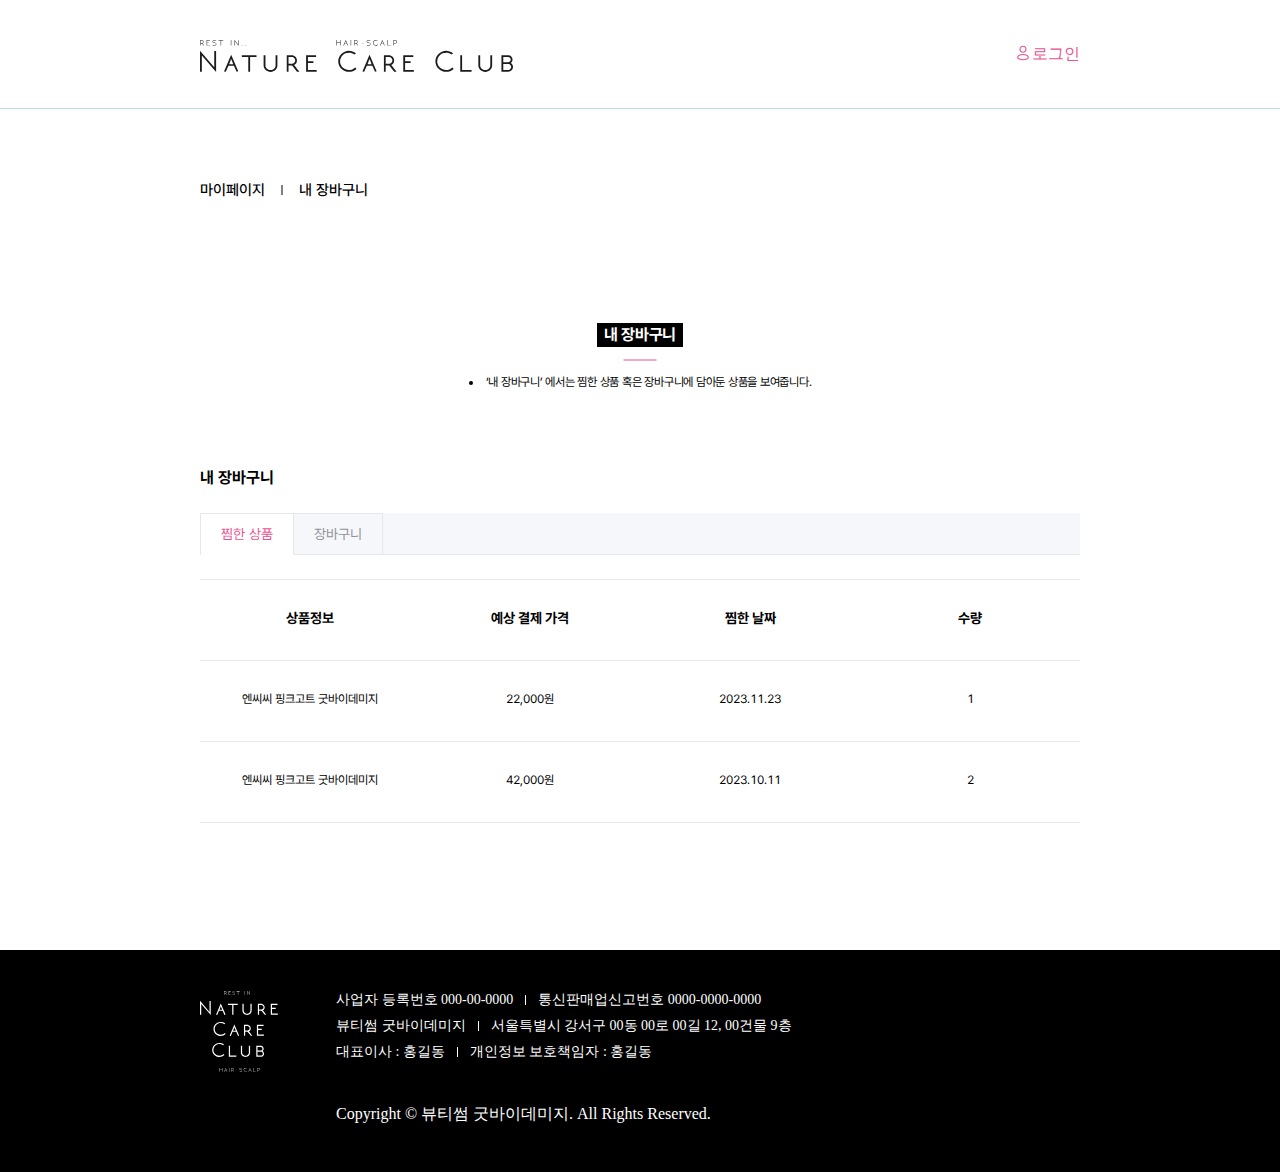
<file: store.html>
<!DOCTYPE html>
<html lang="en">
  <head>
    <meta charset="UTF-8" />
    <meta name="viewport" content="width=device-width, initial-scale=1.0" />
    <title>마이페이지_내 장바구니 1</title>
    <link rel="stylesheet" href="./style/table.css" />
  </head>
  <body>
    <div class="pc">
      <a class="group-header" href="/index.html">
        <div class="group-33">
          <div class="top d-flex">
            <div class="left">
              <svg
                class="group2"
                width="46"
                height="6"
                viewBox="0 0 46 6"
                fill="none"
                xmlns="http://www.w3.org/2000/svg"
              >
                <path
                  d="M0.629861 3.49322V5.61013H0.172729V0.104675H1.78393C2.03872 0.104675 2.27104 0.149557 2.48087 0.2468C2.6907 0.344043 2.87805 0.463726 3.02793 0.620811C3.1853 0.777896 3.3052 0.957422 3.38764 1.16687C3.47756 1.37631 3.51503 1.58576 3.51503 1.80269C3.51503 2.14678 3.42511 2.45347 3.23776 2.73772C3.0579 3.02197 2.79561 3.22393 2.45839 3.3511L3.05041 4.08416C3.14034 4.18888 3.23026 4.30857 3.33518 4.44321C3.44009 4.57785 3.54501 4.7125 3.64992 4.85462C3.75484 4.98927 3.86725 5.12391 3.96467 5.25855C4.06959 5.3932 4.15951 5.51288 4.24195 5.61761H3.64992L1.96378 3.5007H0.629861V3.49322ZM0.629861 0.560969V3.02945H1.78393C1.96378 3.02945 2.13615 2.99952 2.29352 2.9322C2.45089 2.86488 2.58578 2.77512 2.70569 2.67039C2.81809 2.55819 2.90802 2.43103 2.97547 2.28142C3.04291 2.13182 3.07289 1.97473 3.07289 1.81017C3.07289 1.6456 3.04291 1.47356 2.97547 1.32395C2.90802 1.17435 2.81809 1.0397 2.70569 0.927501C2.59328 0.815297 2.45089 0.725534 2.29352 0.665693C2.13615 0.605851 1.96378 0.56845 1.78393 0.56845H0.629861V0.560969Z"
                  fill="#1C1C1B"
                />
                <path
                  d="M6.65483 5.61013V0.104675H9.93719V0.56845H7.12695V2.1393H9.01543V2.60307H7.12695V5.15383H10.1245V5.61761H6.64734L6.65483 5.61013Z"
                  fill="#1C1C1B"
                />
                <path
                  d="M16.3597 4.09169C16.3597 4.34601 16.3072 4.56294 16.1948 4.76491C16.0824 4.95939 15.9325 5.12396 15.7452 5.2586C15.5578 5.39325 15.333 5.49049 15.0782 5.56529C14.8234 5.63261 14.5536 5.67002 14.2614 5.67002C14.1415 5.67002 14.0066 5.66254 13.8642 5.64009C13.7218 5.62513 13.5719 5.59521 13.4146 5.56529C13.2572 5.53537 13.0998 5.49797 12.9499 5.46057C12.8001 5.42317 12.6577 5.37829 12.5303 5.33341L12.6502 4.95191C12.8975 5.00428 13.1523 5.06412 13.4221 5.11648C13.6918 5.16884 13.9167 5.19876 14.0965 5.19876H14.4562C14.6511 5.19876 14.8384 5.17632 15.0183 5.12396C15.1981 5.07908 15.3555 5.00428 15.4904 4.89955C15.6253 4.80231 15.7302 4.67515 15.8051 4.52554C15.8876 4.37594 15.925 4.21137 15.925 4.02436C15.925 3.92712 15.9026 3.82988 15.8651 3.73264C15.8276 3.63539 15.7826 3.55311 15.7302 3.49327C15.6553 3.40351 15.5728 3.3287 15.4679 3.26138C15.363 3.20154 15.2506 3.14918 15.1307 3.11178C15.0108 3.07438 14.8909 3.05193 14.771 3.02949C14.6511 3.00705 14.5312 2.99209 14.4262 2.98461C14.2314 2.98461 14.0366 2.95469 13.8342 2.91729C13.6319 2.87989 13.437 2.81257 13.2497 2.71532C13.0474 2.59564 12.875 2.43108 12.7401 2.22163C12.6052 2.01218 12.5378 1.7803 12.5378 1.54093C12.5378 1.1744 12.6802 0.860227 12.9574 0.598419C13.2347 0.33661 13.6094 0.164565 14.0815 0.0673221C14.1565 0.0523616 14.2539 0.0374012 14.3888 0.0224407C14.5237 0.00748023 14.6735 0 14.8384 0C14.9283 0 15.0258 0.00748023 15.1382 0.0299209C15.2506 0.0523616 15.3705 0.0748023 15.4979 0.104723C15.6253 0.134644 15.7452 0.172045 15.8726 0.209447C15.9925 0.246848 16.1049 0.284249 16.1948 0.32165C16.1798 0.381492 16.1573 0.448814 16.1349 0.516136C16.1124 0.583458 16.0899 0.6433 16.0749 0.710622C15.7976 0.620859 15.5428 0.553537 15.3255 0.508656C15.1082 0.463774 14.8759 0.448814 14.6286 0.448814C14.4412 0.448814 14.2539 0.471255 14.059 0.508656C13.8642 0.553537 13.6843 0.613379 13.527 0.710622C13.3621 0.800385 13.2347 0.920069 13.1298 1.05471C13.0249 1.19684 12.9724 1.3614 12.9724 1.55589C12.9724 1.67557 13.0174 1.81022 13.0998 1.95982C13.1822 2.10943 13.2947 2.23659 13.437 2.32635C13.5719 2.40863 13.7068 2.461 13.8492 2.48344C13.9841 2.50588 14.1265 2.52084 14.2689 2.5358H14.3438C14.3438 2.5358 14.3888 2.5358 14.4038 2.5358C14.4187 2.5358 14.4412 2.5358 14.4487 2.5358C14.6361 2.55076 14.8384 2.58068 15.0557 2.62556C15.2731 2.67044 15.4904 2.76021 15.7002 2.89485C15.8951 3.02949 16.0599 3.20154 16.1873 3.41847C16.3147 3.63539 16.3822 3.85232 16.3822 4.07673L16.3597 4.09169Z"
                  fill="#1C1C1B"
                />
                <path
                  d="M23.3215 0.104675V0.56845H21.1183V5.61013H20.6461V0.560969H18.4354V0.104675H23.329H23.3215Z"
                  fill="#1C1C1B"
                />
                <path
                  d="M31.3103 0.104675V5.61013H30.8378V0.104675H31.3103Z"
                  fill="#1C1C1B"
                />
                <path
                  d="M38.6692 0.179526V5.66254L34.8398 1.19684V5.61017H34.3677V0L38.1971 4.4657V0.179526H38.6692Z"
                  fill="#1C1C1B"
                />
                <path
                  d="M41.9965 5.04913C42.094 5.04913 42.1765 5.07905 42.229 5.14638C42.2815 5.20622 42.3115 5.28102 42.3115 5.35582C42.3115 5.44559 42.2815 5.52039 42.229 5.57275C42.1765 5.62511 42.1015 5.65503 41.9965 5.65503C41.9065 5.65503 41.839 5.62511 41.7865 5.57275C41.734 5.52039 41.704 5.44559 41.704 5.35582C41.704 5.28102 41.734 5.20622 41.7865 5.14638C41.839 5.08653 41.914 5.04913 41.9965 5.04913Z"
                  fill="#1C1C1B"
                />
                <path
                  d="M45.3314 5.04913C45.4289 5.04913 45.5114 5.07905 45.5639 5.14638C45.6164 5.20622 45.6464 5.28102 45.6464 5.35582C45.6464 5.44559 45.6164 5.52039 45.5639 5.57275C45.5114 5.62511 45.4364 5.65503 45.3314 5.65503C45.2414 5.65503 45.1739 5.62511 45.1214 5.57275C45.0689 5.52039 45.0389 5.44559 45.0389 5.35582C45.0389 5.28102 45.0689 5.20622 45.1214 5.14638C45.1739 5.08653 45.2489 5.04913 45.3314 5.04913Z"
                  fill="#1C1C1B"
                />
              </svg>
            </div>
            <div class="right">
              <svg
                class="group3"
                width="62"
                height="6"
                viewBox="0 0 62 6"
                fill="none"
                xmlns="http://www.w3.org/2000/svg"
              >
                <path
                  d="M4.20813 2.67788H0.745915V5.61013H0.273804V0.104675H0.745915V2.22158H4.20813V0.104675H4.68024V5.61013H4.20813V2.67788Z"
                  fill="#1C1C1B"
                />
                <path
                  d="M9.72374 0.0524902C10.1209 0.950118 10.5106 1.84775 10.9003 2.74537C11.29 3.643 11.6797 4.56307 12.0768 5.51306L11.6647 5.61778L10.7354 3.56072H8.74953L7.82027 5.64022L7.38562 5.5355L9.71624 0.0524902H9.72374ZM10.5556 3.17175L9.72374 1.09972C9.67128 1.22689 9.61882 1.35405 9.56636 1.48869C9.51391 1.62334 9.45396 1.77294 9.39401 1.93751C9.33405 2.10207 9.26661 2.2816 9.18418 2.48357C9.10174 2.68553 9.0193 2.90994 8.92188 3.17175H10.5481H10.5556Z"
                  fill="#1C1C1B"
                />
                <path
                  d="M15.1423 0.104675V5.61013H14.6698V0.104675H15.1423Z"
                  fill="#1C1C1B"
                />
                <path
                  d="M18.709 3.49322V5.61013H18.2518V0.104675H19.863C20.1178 0.104675 20.3501 0.149557 20.56 0.2468C20.7698 0.344043 20.9572 0.463726 21.107 0.620811C21.2644 0.777896 21.3843 0.957422 21.4667 1.16687C21.5567 1.37631 21.5941 1.58576 21.5941 1.80269C21.5941 2.14678 21.5042 2.45347 21.3169 2.73772C21.1295 3.02197 20.8747 3.22393 20.5375 3.3511L21.1295 4.08416C21.2194 4.18888 21.3094 4.30857 21.4143 4.44321C21.5192 4.57785 21.6241 4.7125 21.729 4.85462C21.8339 4.98927 21.9464 5.12391 22.0438 5.25855C22.1487 5.3932 22.2386 5.51288 22.3211 5.61761H21.729L20.0429 3.5007H18.694L18.709 3.49322ZM18.709 0.560969V3.02945H19.863C20.0429 3.02945 20.2152 2.99952 20.3726 2.9322C20.53 2.86488 20.6649 2.77512 20.7848 2.67039C20.8972 2.55819 20.9871 2.43103 21.0546 2.28142C21.122 2.13182 21.152 1.97473 21.152 1.81017C21.152 1.6456 21.122 1.47356 21.0546 1.32395C20.9871 1.17435 20.8972 1.0397 20.7848 0.927501C20.6724 0.815297 20.53 0.725534 20.3726 0.665693C20.2152 0.598371 20.0429 0.56845 19.863 0.56845H18.709V0.560969Z"
                  fill="#1C1C1B"
                />
                <path
                  d="M27.2598 3.62044C27.2598 3.77752 27.1698 3.92713 26.9598 3.92713C26.7498 3.92713 26.6598 3.77752 26.6598 3.62044C26.6598 3.46335 26.7498 3.32123 26.9598 3.32123C27.1698 3.32123 27.2598 3.46335 27.2598 3.62044Z"
                  fill="#1C1C1B"
                />
                <path
                  d="M34.5135 4.09169C34.5135 4.34601 34.4611 4.56294 34.3487 4.76491C34.2363 4.95939 34.0864 5.12396 33.8915 5.2586C33.7042 5.39325 33.4794 5.49049 33.2246 5.56529C32.9698 5.63261 32.7 5.67002 32.4077 5.67002C32.2878 5.67002 32.1529 5.66254 32.0106 5.64009C31.8682 5.61765 31.7183 5.59521 31.5609 5.56529C31.4036 5.53537 31.2462 5.49797 31.0963 5.46057C30.9464 5.42317 30.804 5.37829 30.6766 5.33341L30.7965 4.95191C31.0438 5.00428 31.2986 5.06412 31.5684 5.11648C31.8382 5.16884 32.063 5.19876 32.2429 5.19876H32.6026C32.7974 5.19876 32.9848 5.17632 33.1646 5.12396C33.3445 5.07908 33.5019 5.00428 33.6367 4.89955C33.7716 4.80231 33.8766 4.67515 33.9515 4.52554C34.0339 4.37594 34.0714 4.21137 34.0714 4.02436C34.0714 3.92712 34.0489 3.82988 34.0114 3.73264C33.974 3.63539 33.929 3.55311 33.8766 3.49327C33.8016 3.40351 33.7192 3.3287 33.6143 3.26138C33.5093 3.20154 33.3969 3.14918 33.277 3.11178C33.1571 3.07438 33.0372 3.05193 32.9173 3.02949C32.7974 3.00705 32.6775 2.99209 32.5726 2.98461C32.3778 2.98461 32.1829 2.95469 31.9806 2.91729C31.7783 2.87989 31.5834 2.81257 31.3961 2.71532C31.1937 2.59564 31.0214 2.43108 30.8865 2.22163C30.7516 2.01218 30.6841 1.7803 30.6841 1.54093C30.6841 1.1744 30.8265 0.860227 31.1038 0.598419C31.3886 0.33661 31.7558 0.164565 32.2279 0.0673221C32.3028 0.0523616 32.4003 0.0374012 32.5351 0.0224407C32.67 0.00748023 32.8199 0 32.9848 0C33.0747 0 33.1721 0.00748023 33.2845 0.0299209C33.3969 0.0448814 33.5168 0.0748023 33.6442 0.104723C33.7716 0.134644 33.8915 0.172045 34.0189 0.209447C34.1388 0.246848 34.2513 0.284249 34.3412 0.32165C34.3262 0.381492 34.3112 0.448814 34.2812 0.516136C34.2587 0.583458 34.2363 0.6433 34.2213 0.710622C33.944 0.620859 33.6892 0.553537 33.4719 0.508656C33.2546 0.463774 33.0222 0.448814 32.7749 0.448814C32.5876 0.448814 32.4003 0.471255 32.2054 0.508656C32.0106 0.553537 31.8307 0.613379 31.6733 0.710622C31.5085 0.800385 31.3811 0.920069 31.2762 1.05471C31.1712 1.19684 31.1188 1.3614 31.1188 1.55589C31.1188 1.67557 31.1638 1.81022 31.2462 1.95982C31.3286 2.10943 31.441 2.23659 31.5834 2.32635C31.7183 2.40863 31.8607 2.461 31.9956 2.48344C32.1305 2.50588 32.2729 2.52084 32.4152 2.5358H32.4902C32.4902 2.5358 32.5351 2.5358 32.5501 2.5358C32.5651 2.5358 32.5876 2.5358 32.6026 2.5358C32.7899 2.55076 32.9923 2.58068 33.2096 2.62556C33.4269 2.67044 33.6442 2.76021 33.8541 2.89485C34.0489 3.02949 34.2138 3.20154 34.3412 3.41847C34.4686 3.63539 34.536 3.85232 34.536 4.07673L34.5135 4.09169Z"
                  fill="#1C1C1B"
                />
                <path
                  d="M41.865 4.88467C41.5652 5.13151 41.243 5.31852 40.9057 5.45316C40.5685 5.58781 40.2238 5.65513 39.8716 5.65513C39.4669 5.65513 39.0922 5.58033 38.74 5.4382C38.3878 5.2886 38.0805 5.09411 37.8182 4.83978C37.5559 4.58546 37.3461 4.28625 37.1887 3.94964C37.0314 3.61303 36.9564 3.24649 36.9564 2.85752C36.9564 2.46855 37.0314 2.10202 37.1887 1.75793C37.3461 1.41384 37.5559 1.11463 37.8182 0.860301C38.0805 0.605973 38.3878 0.396527 38.74 0.254402C39.0922 0.104798 39.4669 0.0374756 39.8716 0.0374756C40.1563 0.0374756 40.4636 0.0898372 40.7708 0.202041C41.0781 0.314244 41.3928 0.471329 41.7076 0.673295L41.3329 0.957544C40.8683 0.650855 40.3812 0.49377 39.8716 0.49377C39.5343 0.49377 39.2196 0.553612 38.9198 0.680776C38.6201 0.807939 38.3653 0.972505 38.1405 1.18943C37.9156 1.40636 37.7433 1.65321 37.6159 1.94493C37.4885 2.22918 37.4285 2.53587 37.4285 2.865C37.4285 3.19413 37.4885 3.50082 37.6159 3.77759C37.7433 4.06184 37.9156 4.30869 38.1405 4.51813C38.3653 4.73506 38.6201 4.89963 38.9198 5.01931C39.2196 5.13899 39.5343 5.19883 39.8716 5.19883C40.1563 5.19883 40.4486 5.14647 40.7334 5.03427C41.0181 4.92207 41.2879 4.76498 41.5427 4.56302L41.865 4.88467Z"
                  fill="#1C1C1B"
                />
                <path
                  d="M46.339 0.0524902C46.7362 0.950118 47.1258 1.84775 47.5155 2.74537C47.9052 3.643 48.2949 4.56307 48.6921 5.51306L48.2799 5.61778L47.3507 3.56072H45.3648L44.4355 5.64022L44.0009 5.5355L46.3315 0.0524902H46.339ZM47.1708 3.17175L46.339 1.09972C46.2865 1.22689 46.2341 1.35405 46.1816 1.48869C46.1291 1.62334 46.0692 1.77294 46.0092 1.93751C45.9493 2.10207 45.8743 2.2816 45.7994 2.48357C45.7245 2.68553 45.6345 2.90994 45.5371 3.17175H47.1708Z"
                  fill="#1C1C1B"
                />
                <path
                  d="M55.0471 5.14635V5.61013H51.3226V0.104675H51.7947V5.14635H55.0471Z"
                  fill="#1C1C1B"
                />
                <path
                  d="M57.4452 5.61013V0.104675H59.3112C59.551 0.104675 59.7683 0.149557 59.9782 0.231839C60.1805 0.321602 60.3678 0.441286 60.5177 0.59089C60.6676 0.740495 60.795 0.927501 60.8849 1.13695C60.9748 1.34639 61.0198 1.5708 61.0198 1.80269C61.0198 2.03458 60.9748 2.2515 60.8849 2.46095C60.795 2.66291 60.6751 2.84244 60.5252 2.99204C60.3753 3.14165 60.1955 3.26133 59.9931 3.3511C59.7908 3.44086 59.566 3.47826 59.3262 3.47826H57.9248V5.60265H57.4527L57.4452 5.61013ZM57.9173 0.56845V3.02945H59.3187C59.491 3.02945 59.6484 2.99953 59.7983 2.9322C59.9482 2.86488 60.0756 2.7826 60.188 2.67039C60.3004 2.56567 60.3828 2.43851 60.4503 2.2889C60.5177 2.1393 60.5477 1.98221 60.5477 1.81765C60.5477 1.65308 60.5177 1.48104 60.4503 1.33143C60.3828 1.18183 60.3004 1.04718 60.188 0.934981C60.0756 0.822778 59.9482 0.733015 59.7983 0.673173C59.6484 0.605851 59.4835 0.57593 59.3112 0.57593H57.9248L57.9173 0.56845Z"
                  fill="#1C1C1B"
                />
              </svg>
            </div>
          </div>
          <div class="bottom">
            <svg
              class="group"
              width="313"
              height="22"
              viewBox="0 0 313 22"
              fill="none"
              xmlns="http://www.w3.org/2000/svg"
            >
              <path
                d="M16.1045 1.01798V22L1.83602 5.52108V21.6933H0V0.741211L14.261 17.2576V1.02546H16.097L16.1045 1.01798Z"
                fill="#1C1C1B"
              />
              <path
                d="M31.145 4.70569C32.3065 7.33125 33.4981 10.0765 34.7121 12.9339C35.9261 15.7914 37.1176 18.5965 38.2792 21.3492L36.6305 21.7905L33.9177 15.7241H28.4621C28.035 16.7264 27.5853 17.7512 27.1207 18.8059C26.6561 19.8606 26.2139 20.8779 25.7793 21.8579L24.0332 21.4165L31.13 4.71317L31.145 4.70569ZM33.2133 14.1532C32.8686 13.2556 32.5313 12.4103 32.1941 11.6174C31.8569 10.8245 31.5122 9.95681 31.145 9.02178C31.0176 9.33595 30.8902 9.6576 30.7553 9.99421C30.6279 10.3308 30.4855 10.6899 30.3356 11.0863C30.1857 11.4828 30.0134 11.9316 29.8185 12.4328C29.6237 12.9339 29.4064 13.5099 29.1741 14.1532H33.2058H33.2133Z"
                fill="#1C1C1B"
              />
              <path
                d="M56.5049 5.23682V6.98719H50.1125V21.6858H48.2765V6.98719H41.8242V5.23682H56.5049Z"
                fill="#1C1C1B"
              />
              <path
                d="M70.5481 21.8804C69.6039 21.8804 68.7121 21.7084 67.8728 21.3643C67.0335 21.0202 66.299 20.5639 65.6621 19.9879C65.0251 19.4119 64.5305 18.7387 64.1633 17.9533C63.7961 17.1679 63.6162 16.3451 63.6162 15.4699V5.24438H65.4597V15.4699C65.4597 16.1132 65.5946 16.7191 65.8644 17.2651C66.1342 17.8187 66.5014 18.3049 66.9735 18.7163C67.4456 19.1277 67.9852 19.4643 68.5997 19.7037C69.2142 19.943 69.8737 20.0627 70.5781 20.0627C71.2825 20.0627 71.912 19.943 72.5265 19.7037C73.141 19.4643 73.6656 19.1352 74.1152 18.7163C74.5649 18.2974 74.9171 17.8112 75.1794 17.2651C75.4342 16.7116 75.5691 16.1132 75.5691 15.4699V5.24438H77.4051V15.4699C77.4051 16.3451 77.2252 17.1754 76.858 17.9533C76.4908 18.7312 76.0037 19.4119 75.3892 19.9879C74.7747 20.5639 74.0478 21.0202 73.2085 21.3643C72.3692 21.7084 71.4849 21.8804 70.5631 21.8804H70.5481Z"
                fill="#1C1C1B"
              />
              <path
                d="M88.5187 15.5595V21.6858H86.7427V5.23682H91.6812C92.4306 5.23682 93.135 5.38642 93.7795 5.67067C94.424 5.95492 94.9785 6.35137 95.4432 6.83011C95.9078 7.30884 96.2675 7.8549 96.5373 8.46828C96.8071 9.08166 96.9419 9.72496 96.9419 10.3907C96.9419 11.408 96.7021 12.3356 96.215 13.1584C95.7279 13.9812 95.0085 14.5871 94.0343 14.9836L95.5481 16.8611C95.8029 17.1753 96.1026 17.5418 96.4324 17.9757C96.7621 18.402 97.1068 18.8434 97.4665 19.2922C97.8187 19.741 98.1635 20.1748 98.4857 20.5937C98.8079 21.0126 99.0852 21.3792 99.325 21.6933H97.0019L92.0934 15.567H88.5112L88.5187 15.5595ZM88.5187 6.98719V13.7418H91.6812C92.1533 13.7418 92.6029 13.6521 93.0376 13.48C93.4648 13.3005 93.8394 13.0686 94.1542 12.7619C94.4689 12.4627 94.7162 12.1112 94.8961 11.6997C95.076 11.2958 95.1734 10.862 95.1734 10.4057C95.1734 9.94936 95.0834 9.48559 94.8961 9.0667C94.7162 8.65528 94.4689 8.28875 94.1542 7.97458C93.8394 7.66041 93.4722 7.42104 93.0376 7.24152C92.6104 7.06199 92.1533 6.97971 91.6812 6.97971H88.5187V6.98719Z"
                fill="#1C1C1B"
              />
              <path
                d="M106.107 21.6934V5.24438H116.111V6.99476H107.943V11.1837H113.429V12.9341H107.943V19.8757H116.658V21.6859H106.107V21.6934Z"
                fill="#1C1C1B"
              />
              <path
                d="M156.519 19.0605C155.402 19.9582 154.218 20.6538 152.967 21.14C151.715 21.6263 150.404 21.8731 149.032 21.8731C147.526 21.8731 146.117 21.5889 144.806 21.0278C143.494 20.4668 142.348 19.7113 141.366 18.7613C140.384 17.8113 139.62 16.7043 139.058 15.4326C138.496 14.161 138.219 12.8071 138.219 11.3634C138.219 9.91969 138.496 8.53585 139.058 7.26421C139.62 5.99257 140.384 4.87802 141.366 3.92055C142.348 2.96308 143.487 2.20757 144.806 1.65404C146.117 1.1005 147.526 0.82373 149.032 0.82373C150.194 0.82373 151.356 1.03318 152.517 1.45207C153.679 1.87096 154.833 2.47686 155.972 3.26977L154.518 4.3918C152.794 3.22489 150.966 2.64143 149.032 2.64143C147.781 2.64143 146.619 2.87331 145.533 3.32961C144.446 3.7859 143.502 4.40676 142.693 5.18471C141.883 5.96265 141.246 6.8902 140.774 7.95987C140.302 9.02954 140.062 10.174 140.062 11.3783C140.062 12.5827 140.302 13.6823 140.774 14.737C141.246 15.7917 141.891 16.7117 142.693 17.4972C143.502 18.2901 144.446 18.9109 145.533 19.3672C146.619 19.8235 147.788 20.0554 149.032 20.0554C150.127 20.0554 151.213 19.8385 152.277 19.4121C153.341 18.9857 154.361 18.3724 155.327 17.5795L156.519 19.0456V19.0605Z"
                fill="#1C1C1B"
              />
              <path
                d="M169.521 4.70569C170.683 7.33125 171.874 10.0765 173.088 12.9339C174.302 15.7914 175.494 18.5965 176.655 21.3492L175.007 21.7905L172.294 15.7241H166.838C166.411 16.7264 165.961 17.7512 165.497 18.8059C165.032 19.8606 164.59 20.8779 164.155 21.8579L162.409 21.4165L169.506 4.71317L169.521 4.70569ZM171.589 14.1532C171.245 13.2556 170.907 12.4103 170.57 11.6174C170.233 10.8245 169.888 9.95681 169.521 9.02178C169.394 9.33595 169.266 9.6576 169.131 9.99421C169.004 10.3308 168.861 10.6899 168.712 11.0863C168.562 11.4828 168.389 11.9316 168.195 12.4328C168 12.9339 167.79 13.5099 167.55 14.1532H171.582H171.589Z"
                fill="#1C1C1B"
              />
              <path
                d="M185.693 15.5595V21.6858H183.917V5.23682H188.855C189.604 5.23682 190.309 5.38642 190.953 5.67067C191.598 5.95492 192.152 6.35137 192.617 6.83011C193.082 7.30884 193.449 7.8549 193.711 8.46828C193.981 9.08166 194.116 9.72496 194.116 10.3907C194.116 11.408 193.876 12.3356 193.389 13.1584C192.902 13.9812 192.182 14.5871 191.208 14.9836L192.722 16.8611C192.977 17.1753 193.276 17.5418 193.606 17.9757C193.936 18.4095 194.281 18.8434 194.64 19.2922C194.993 19.741 195.337 20.1748 195.66 20.5937C195.982 21.0126 196.259 21.3792 196.499 21.6933H194.176L189.267 15.567H185.685L185.693 15.5595ZM185.693 6.98719V13.7418H188.855C189.327 13.7418 189.777 13.6521 190.211 13.48C190.646 13.308 191.013 13.0686 191.328 12.7619C191.643 12.4627 191.89 12.1112 192.07 11.6997C192.25 11.2958 192.347 10.862 192.347 10.4057C192.347 9.94936 192.257 9.48559 192.07 9.0667C191.883 8.65528 191.635 8.28875 191.328 7.97458C191.021 7.66041 190.646 7.42104 190.211 7.24152C189.777 7.06199 189.327 6.97971 188.855 6.97971H185.693V6.98719Z"
                fill="#1C1C1B"
              />
              <path
                d="M203.273 21.6934V5.24438H213.278V6.99476H205.109V11.1837H210.595V12.9341H205.109V19.8757H213.825V21.6859H203.273V21.6934Z"
                fill="#1C1C1B"
              />
              <path
                d="M253.685 19.0605C252.569 19.9582 251.385 20.6538 250.133 21.14C248.882 21.6263 247.57 21.8731 246.199 21.8731C244.692 21.8731 243.284 21.5889 241.972 21.0278C240.661 20.4668 239.514 19.7113 238.532 18.7613C237.551 17.8113 236.786 16.7043 236.224 15.4326C235.662 14.161 235.385 12.8071 235.385 11.3634C235.385 9.91969 235.662 8.53585 236.224 7.26421C236.786 5.99257 237.551 4.87802 238.532 3.92055C239.514 2.96308 240.653 2.20757 241.972 1.65404C243.284 1.1005 244.692 0.82373 246.199 0.82373C247.36 0.82373 248.522 1.03318 249.683 1.45207C250.845 1.87096 251.999 2.47686 253.138 3.26977L251.684 4.3918C249.961 3.22489 248.132 2.64143 246.199 2.64143C244.947 2.64143 243.786 2.87331 242.699 3.32961C241.612 3.7859 240.668 4.40676 239.859 5.18471C239.05 5.96265 238.413 6.8902 237.94 7.95987C237.468 9.02954 237.229 10.174 237.229 11.3783C237.229 12.5827 237.468 13.6823 237.94 14.737C238.413 15.7917 239.057 16.7117 239.859 17.4972C240.668 18.2901 241.612 18.9109 242.699 19.3672C243.786 19.8235 244.955 20.0554 246.199 20.0554C247.293 20.0554 248.38 19.8385 249.444 19.4121C250.508 18.9857 251.527 18.3724 252.494 17.5795L253.685 19.0456V19.0605Z"
                fill="#1C1C1B"
              />
              <path
                d="M271.566 19.8756V21.6858H260.272V5.23682H262.108V19.8756H271.566Z"
                fill="#1C1C1B"
              />
              <path
                d="M285.28 21.8804C284.336 21.8804 283.444 21.7084 282.605 21.3643C281.765 21.0202 281.031 20.5639 280.394 19.9879C279.757 19.4119 279.262 18.7387 278.895 17.9533C278.528 17.1679 278.348 16.3451 278.348 15.4699V5.24438H280.192V15.4699C280.192 16.1132 280.327 16.7191 280.596 17.2651C280.866 17.8187 281.233 18.3049 281.705 18.7163C282.178 19.1352 282.717 19.4643 283.332 19.7037C283.946 19.943 284.606 20.0627 285.31 20.0627C286.014 20.0627 286.644 19.943 287.258 19.7037C287.873 19.4643 288.398 19.1352 288.847 18.7163C289.297 18.2974 289.649 17.8112 289.911 17.2651C290.166 16.7116 290.301 16.1132 290.301 15.4699V5.24438H292.145V15.4699C292.145 16.3451 291.965 17.1754 291.597 17.9533C291.23 18.7312 290.743 19.4119 290.129 19.9879C289.514 20.5639 288.787 21.0202 287.948 21.3643C287.109 21.7084 286.224 21.8804 285.303 21.8804H285.28Z"
                fill="#1C1C1B"
              />
              <path
                d="M308.047 5.23682C308.691 5.23682 309.29 5.36398 309.845 5.61083C310.4 5.85768 310.864 6.18681 311.254 6.59822C311.644 7.00215 311.951 7.47341 312.176 8.0045C312.401 8.5356 312.513 9.08166 312.513 9.64267C312.513 10.286 312.363 10.9143 312.056 11.5202C311.749 12.1261 311.344 12.6348 310.842 13.0537C311.516 13.4726 312.048 14.0336 312.43 14.7442C312.813 15.4548 313 16.2028 313 16.9957C313 17.639 312.873 18.2524 312.625 18.8284C312.378 19.4044 312.041 19.8981 311.621 20.317C311.201 20.7359 310.699 21.065 310.115 21.3193C309.53 21.5662 308.916 21.6933 308.271 21.6933H301.444V5.2443H308.047V5.23682ZM310.677 9.65015C310.677 8.90213 310.422 8.26631 309.92 7.75766C309.418 7.249 308.788 6.99467 308.039 6.99467H303.28V12.2832H308.039C308.788 12.2832 309.418 12.0289 309.92 11.5202C310.422 11.0116 310.677 10.3907 310.677 9.65763V9.65015ZM308.271 19.8756C308.676 19.8756 309.058 19.8008 309.41 19.6587C309.763 19.5166 310.07 19.3071 310.325 19.0378C310.579 18.7686 310.782 18.4619 310.939 18.1178C311.089 17.7737 311.164 17.3997 311.164 16.9808C311.164 16.5619 311.089 16.2103 310.939 15.8438C310.789 15.4847 310.587 15.1631 310.325 14.8938C310.07 14.6245 309.763 14.4151 309.41 14.258C309.058 14.1009 308.676 14.0261 308.271 14.0261H303.288V19.8756H308.271Z"
                fill="#1C1C1B"
              />
            </svg>
          </div>
        </div>
      </a>
      <div class="frame-3 d-flex">
        <div
          class="frame-4 d-flex"
          style="cursor: pointer"
          onclick="showDropDown()"
        >
          <svg
            class="huge-icon-interface-outline-user"
            width="18"
            height="18"
            viewBox="0 0 18 18"
            fill="none"
            xmlns="http://www.w3.org/2000/svg"
          >
            <path
              d="M11.4375 5.25C11.4375 6.59619 10.3462 7.6875 9 7.6875V8.8125C10.9675 8.8125 12.5625 7.21751 12.5625 5.25H11.4375ZM9 7.6875C7.65381 7.6875 6.5625 6.59619 6.5625 5.25H5.4375C5.4375 7.21751 7.03249 8.8125 9 8.8125V7.6875ZM6.5625 5.25C6.5625 3.90381 7.65381 2.8125 9 2.8125V1.6875C7.03249 1.6875 5.4375 3.28249 5.4375 5.25H6.5625ZM9 2.8125C10.3462 2.8125 11.4375 3.90381 11.4375 5.25H12.5625C12.5625 3.28249 10.9675 1.6875 9 1.6875V2.8125ZM13.6875 13.125C13.6875 13.522 13.351 14.0329 12.4608 14.478C11.6041 14.9064 10.3814 15.1875 9 15.1875V16.3125C10.5181 16.3125 11.9204 16.006 12.9639 15.4843C13.9737 14.9793 14.8125 14.1777 14.8125 13.125H13.6875ZM9 15.1875C7.61864 15.1875 6.39587 14.9064 5.53925 14.478C4.64898 14.0329 4.3125 13.522 4.3125 13.125H3.1875C3.1875 14.1777 4.02627 14.9793 5.03613 15.4843C6.07964 16.006 7.48186 16.3125 9 16.3125V15.1875ZM4.3125 13.125C4.3125 12.728 4.64898 12.2171 5.53925 11.772C6.39587 11.3436 7.61864 11.0625 9 11.0625V9.9375C7.48186 9.9375 6.07964 10.244 5.03613 10.7657C4.02627 11.2707 3.1875 12.0723 3.1875 13.125H4.3125ZM9 11.0625C10.3814 11.0625 11.6041 11.3436 12.4608 11.772C13.351 12.2171 13.6875 12.728 13.6875 13.125H14.8125C14.8125 12.0723 13.9737 11.2707 12.9639 10.7657C11.9204 10.244 10.5181 9.9375 9 9.9375V11.0625Z"
              fill="#E95390"
            />
          </svg>

          <div class="text">로그인</div>
        </div>
        <div id="option">
          <a>개인정보 수정</a>
          <a>주문현황 확인</a>
          <a href="/store.html">내 장바구니</a>
        </div>
      </div>
    </div>
    <div class="main">
      <div class="main-container">
        <div class="main-header">
          <span class="main-header-text">마이페이지</span>
          <svg
            xmlns="http://www.w3.org/2000/svg"
            width="2"
            height="10"
            viewBox="0 0 2 10"
            fill="none"
          >
            <path d="M1 0V10" stroke="black" />
          </svg>
          <span class="main-header-text">내 장바구니</span>
        </div>
        <div class="box-title">
          <div class="box-title_title">
            <span class="box-title_title_text">내 장바구니</span>
          </div>
          <svg
            class="mg-12"
            xmlns="http://www.w3.org/2000/svg"
            width="34"
            height="2"
            viewBox="0 0 34 2"
            fill="none"
          >
            <path d="M0.5 1H33.5" stroke="#E95390" />
          </svg>
          <ul>
            <li class="box-title_1">
              ‘내 장바구니’ 에서는 찜한 상품 혹은 장바구니에 담아둔 상품을
              보여줍니다.
            </li>
          </ul>
        </div>
        <span class="title-table">내 장바구니</span>
        <div class="tab-container">
          <div class="tab highlight"><span>찜한 상품</span></div>
          <div class="tab"><span>장바구니</span></div>
        </div>
        <div class="table">
          <div class="line">
            <span class="table_header">상품정보</span>
            <span class="table_header">예상 결제 가격</span>
            <span class="table_header">찜한 날짜</span>
            <span class="table_header">수량</span>
          </div>
          <div class="line">
            <span class="table_td">엔씨씨 핑크고트 굿바이데미지</span>
            <span class="table_td">22,000원</span>
            <span class="table_td">2023.11.23</span>
            <span class="table_td">1</span>
          </div>

          <div class="line">
            <span class="table_td">엔씨씨 핑크고트 굿바이데미지</span>
            <span class="table_td">42,000원</span>
            <span class="table_td">2023.10.11</span>
            <span class="table_td">2</span>
          </div>
        </div>
      </div>
    </div>
    <div class="footer">
      <div class="left">
        <svg
          xmlns="http://www.w3.org/2000/svg"
          width="78"
          height="81"
          viewBox="0 0 78 81"
          fill="none"
        >
          <path
            d="M10.74 10.02V24.045L1.225 13.03V23.84H0V9.83496L9.515 20.875V10.025H10.74V10.02Z"
            fill="white"
          />
          <path
            d="M20.775 12.4849C21.55 14.2399 22.345 16.0749 23.155 17.9849C23.965 19.8949 24.76 21.7699 25.535 23.6099L24.435 23.8999L22.625 19.8449H18.985C18.7 20.5149 18.4 21.1999 18.09 21.9049C17.78 22.6099 17.485 23.2899 17.195 23.9449L16.03 23.6499L20.765 12.4849H20.775ZM22.155 18.7999C21.925 18.1999 21.7 17.6349 21.475 17.1049C21.25 16.5749 21.02 15.9949 20.775 15.3699C20.69 15.5799 20.605 15.7949 20.515 16.0199C20.43 16.2449 20.335 16.4849 20.235 16.7499C20.135 17.0149 20.02 17.3149 19.89 17.6499C19.76 17.9849 19.615 18.3699 19.46 18.7999H22.15H22.155Z"
            fill="white"
          />
          <path
            d="M37.7 12.8398V14.0098H33.435V23.8348H32.21V14.0098H27.905V12.8398H37.7Z"
            fill="white"
          />
          <path
            d="M47.0649 23.9598C46.4349 23.9598 45.8399 23.8448 45.2799 23.6148C44.7199 23.3848 44.2299 23.0798 43.8049 22.6948C43.3799 22.3098 43.0499 21.8598 42.8049 21.3348C42.5599 20.8098 42.4399 20.2598 42.4399 19.6748V12.8398H43.6699V19.6748C43.6699 20.1048 43.7599 20.5098 43.9399 20.8748C44.1199 21.2398 44.3649 21.5698 44.6799 21.8448C44.9949 22.1198 45.3549 22.3448 45.7649 22.5048C46.1749 22.6648 46.6149 22.7448 47.0849 22.7448C47.5549 22.7448 47.9749 22.6648 48.3849 22.5048C48.7949 22.3448 49.1449 22.1248 49.4499 21.8448C49.7499 21.5648 49.9849 21.2398 50.1599 20.8748C50.3349 20.5098 50.4199 20.1048 50.4199 19.6748V12.8398H51.6449V19.6748C51.6449 20.2598 51.5249 20.8148 51.2799 21.3348C51.0349 21.8548 50.7099 22.3098 50.2999 22.6948C49.8899 23.0798 49.4049 23.3848 48.8449 23.6148C48.2849 23.8448 47.6949 23.9598 47.0799 23.9598H47.0649Z"
            fill="white"
          />
          <path
            d="M59.055 19.74V23.84H57.87V12.845H61.165C61.665 12.845 62.135 12.945 62.565 13.135C62.995 13.325 63.365 13.59 63.675 13.91C63.985 14.23 64.23 14.595 64.405 15.005C64.585 15.415 64.675 15.845 64.675 16.29C64.675 16.97 64.515 17.59 64.19 18.14C63.865 18.69 63.38 19.095 62.735 19.36L63.745 20.615C63.915 20.825 64.115 21.07 64.335 21.36C64.555 21.65 64.785 21.94 65.025 22.24C65.26 22.54 65.49 22.83 65.705 23.11C65.92 23.39 66.105 23.635 66.265 23.845H64.715L61.44 19.745H59.05L59.055 19.74ZM59.055 14.01V18.525H61.165C61.48 18.525 61.78 18.465 62.07 18.35C62.355 18.23 62.605 18.075 62.815 17.87C63.025 17.67 63.19 17.435 63.31 17.16C63.43 16.89 63.495 16.6 63.495 16.295C63.495 15.99 63.435 15.675 63.31 15.4C63.19 15.125 63.02 14.88 62.815 14.67C62.605 14.46 62.36 14.3 62.07 14.18C61.785 14.06 61.48 14.005 61.165 14.005H59.055V14.01Z"
            fill="white"
          />
          <path
            d="M70.7899 23.8348V12.8398H77.4649V14.0098H72.0149V16.8098H75.6749V17.9798H72.0149V22.6198H77.8299V23.8298H70.7899V23.8348Z"
            fill="white"
          />
          <path
            d="M25.685 43.08C24.94 43.68 24.15 44.14 23.315 44.47C22.48 44.8 21.605 44.96 20.69 44.96C19.685 44.96 18.745 44.77 17.87 44.395C16.995 44.02 16.23 43.515 15.575 42.88C14.92 42.245 14.41 41.505 14.035 40.655C13.66 39.805 13.475 38.9 13.475 37.94C13.475 36.98 13.66 36.05 14.035 35.2C14.41 34.35 14.92 33.605 15.575 32.965C16.23 32.325 16.99 31.82 17.87 31.45C18.745 31.08 19.685 30.895 20.69 30.895C21.465 30.895 22.24 31.035 23.015 31.315C23.79 31.595 24.56 32 25.32 32.525L24.35 33.275C23.2 32.495 21.98 32.105 20.69 32.105C19.855 32.105 19.08 32.26 18.355 32.565C17.63 32.87 17 33.285 16.46 33.805C15.92 34.325 15.495 34.945 15.18 35.66C14.865 36.375 14.705 37.14 14.705 37.945C14.705 38.75 14.865 39.485 15.18 40.19C15.495 40.89 15.925 41.51 16.46 42.035C17 42.565 17.63 42.98 18.355 43.285C19.08 43.59 19.86 43.745 20.69 43.745C21.42 43.745 22.145 43.6 22.855 43.315C23.565 43.03 24.245 42.62 24.89 42.09L25.685 43.07V43.08Z"
            fill="white"
          />
          <path
            d="M34.36 33.4849C35.135 35.2399 35.93 37.0749 36.74 38.9849C37.55 40.8949 38.345 42.7699 39.12 44.6099L38.02 44.8999L36.21 40.8449H32.57C32.285 41.5149 31.985 42.1999 31.675 42.9049C31.365 43.6099 31.07 44.2899 30.78 44.9449L29.615 44.6549L34.35 33.4899L34.36 33.4849ZM35.74 39.7999C35.51 39.1999 35.285 38.6349 35.06 38.1049C34.835 37.5749 34.605 36.9949 34.36 36.3699C34.275 36.5799 34.19 36.7949 34.1 37.0199C34.015 37.2449 33.92 37.4849 33.82 37.7499C33.72 38.0149 33.605 38.3149 33.475 38.6499C33.345 38.9849 33.2 39.3699 33.045 39.7999H35.735H35.74Z"
            fill="white"
          />
          <path
            d="M45.15 40.7398V44.8348H43.965V33.8398H47.26C47.76 33.8398 48.23 33.9398 48.66 34.1298C49.09 34.3198 49.46 34.5848 49.77 34.9048C50.08 35.2248 50.325 35.5898 50.5 35.9998C50.68 36.4098 50.77 36.8398 50.77 37.2848C50.77 37.9698 50.61 38.5848 50.285 39.1348C49.96 39.6848 49.475 40.0898 48.83 40.3548L49.84 41.6098C50.01 41.8198 50.21 42.0648 50.43 42.3548C50.65 42.6448 50.88 42.9348 51.12 43.2348C51.355 43.5348 51.585 43.8248 51.8 44.1048C52.015 44.3848 52.2 44.6298 52.36 44.8348H50.81L47.535 40.7398H45.145H45.15ZM45.15 35.0098V39.5248H47.26C47.575 39.5248 47.875 39.4648 48.165 39.3498C48.45 39.2298 48.7 39.0748 48.91 38.8698C49.12 38.6698 49.285 38.4348 49.405 38.1598C49.525 37.8898 49.59 37.5998 49.59 37.2948C49.59 36.9898 49.53 36.6748 49.405 36.3998C49.285 36.1248 49.115 35.8798 48.91 35.6698C48.7 35.4598 48.455 35.2998 48.165 35.1798C47.88 35.0598 47.575 35.0048 47.26 35.0048H45.15V35.0098Z"
            fill="white"
          />
          <path
            d="M56.885 44.8348V33.8398H63.56V35.0098H58.11V37.8098H61.77V38.9798H58.11V43.6198H63.925V44.8298H56.885V44.8348Z"
            fill="white"
          />
          <path
            d="M24.425 64.08C23.68 64.68 22.89 65.14 22.055 65.47C21.22 65.8 20.345 65.96 19.43 65.96C18.425 65.96 17.485 65.77 16.61 65.395C15.735 65.02 14.97 64.515 14.315 63.88C13.66 63.245 13.15 62.505 12.775 61.655C12.4 60.805 12.215 59.9 12.215 58.94C12.215 57.98 12.4 57.05 12.775 56.2C13.15 55.35 13.66 54.605 14.315 53.965C14.97 53.325 15.73 52.82 16.61 52.45C17.485 52.08 18.425 51.895 19.43 51.895C20.205 51.895 20.98 52.035 21.755 52.315C22.53 52.595 23.3 53 24.06 53.525L23.09 54.28C21.94 53.5 20.72 53.11 19.43 53.11C18.595 53.11 17.82 53.265 17.095 53.57C16.37 53.875 15.74 54.29 15.2 54.81C14.66 55.33 14.235 55.95 13.92 56.665C13.605 57.38 13.445 58.145 13.445 58.95C13.445 59.755 13.605 60.49 13.92 61.195C14.235 61.895 14.665 62.515 15.2 63.04C15.74 63.57 16.37 63.985 17.095 64.29C17.82 64.595 18.6 64.75 19.43 64.75C20.16 64.75 20.885 64.605 21.595 64.32C22.305 64.035 22.985 63.625 23.63 63.095L24.425 64.075V64.08Z"
            fill="white"
          />
          <path
            d="M36.3549 64.6248V65.8348H28.8199V54.8398H30.0449V64.6248H36.3549Z"
            fill="white"
          />
          <path
            d="M45.505 65.9598C44.875 65.9598 44.28 65.8448 43.72 65.6148C43.16 65.3848 42.67 65.0798 42.245 64.6948C41.82 64.3098 41.49 63.8598 41.245 63.3348C41 62.8148 40.88 62.2598 40.88 61.6748V54.8398H42.11V61.6748C42.11 62.1048 42.2 62.5098 42.38 62.8748C42.56 63.2448 42.805 63.5698 43.12 63.8448C43.435 64.1198 43.795 64.3448 44.205 64.5048C44.615 64.6648 45.055 64.7448 45.525 64.7448C45.995 64.7448 46.415 64.6648 46.825 64.5048C47.235 64.3448 47.585 64.1248 47.885 63.8448C48.185 63.5648 48.42 63.2398 48.595 62.8748C48.765 62.5048 48.855 62.1048 48.855 61.6748V54.8398H50.085V61.6748C50.085 62.2598 49.965 62.8148 49.72 63.3348C49.475 63.8548 49.15 64.3098 48.74 64.6948C48.33 65.0798 47.845 65.3848 47.285 65.6148C46.725 65.8448 46.135 65.9598 45.52 65.9598H45.505Z"
            fill="white"
          />
          <path
            d="M60.6949 54.8398C61.1249 54.8398 61.5249 54.9248 61.8949 55.0898C62.2599 55.2548 62.5749 55.4748 62.8349 55.7498C63.0949 56.0198 63.2999 56.3348 63.4499 56.6898C63.5999 57.0448 63.6749 57.4098 63.6749 57.7898C63.6749 58.2198 63.5699 58.6398 63.3699 59.0448C63.1649 59.4498 62.8949 59.7898 62.5599 60.0698C63.0099 60.3498 63.3649 60.7248 63.6199 61.1998C63.8749 61.6748 63.9999 62.1748 63.9999 62.7048C63.9999 63.1348 63.9149 63.5448 63.7499 63.9298C63.5849 64.3148 63.3599 64.6448 63.0799 64.9248C62.7999 65.2048 62.4649 65.4248 62.0749 65.5948C61.6849 65.7598 61.2749 65.8448 60.8449 65.8448H56.2899V54.8498H60.6949V54.8398ZM62.4449 57.7848C62.4449 57.2848 62.2749 56.8598 61.9399 56.5198C61.6049 56.1798 61.1849 56.0098 60.6849 56.0098H57.5099V59.5448H60.6849C61.1849 59.5448 61.6049 59.3748 61.9399 59.0348C62.2749 58.6948 62.4449 58.2798 62.4449 57.7898V57.7848ZM60.8399 64.6198C61.1099 64.6198 61.3649 64.5698 61.5999 64.4748C61.8349 64.3798 62.0399 64.2398 62.2099 64.0598C62.3799 63.8798 62.5149 63.6748 62.6199 63.4448C62.7199 63.2148 62.7699 62.9648 62.7699 62.6848C62.7699 62.4048 62.7199 62.1698 62.6199 61.9248C62.5199 61.6848 62.3849 61.4698 62.2099 61.2898C62.0399 61.1098 61.8349 60.9648 61.5999 60.8648C61.3649 60.7598 61.1099 60.7098 60.8399 60.7098H57.5149V64.6198H60.8399Z"
            fill="white"
          />
          <path
            d="M24.57 2.33996V3.75495H24.27V0.0749512H25.345C25.515 0.0749512 25.67 0.104952 25.81 0.169952C25.95 0.234952 26.075 0.314952 26.175 0.419952C26.28 0.524952 26.36 0.644958 26.415 0.784958C26.475 0.924958 26.5 1.06495 26.5 1.20995C26.5 1.43995 26.44 1.64495 26.315 1.83495C26.195 2.02495 26.02 2.15996 25.795 2.24496L26.19 2.73495C26.25 2.80495 26.31 2.88495 26.38 2.97495C26.45 3.06495 26.52 3.15495 26.59 3.24995C26.66 3.33995 26.735 3.42995 26.8 3.51995C26.87 3.60995 26.93 3.68996 26.985 3.75996H26.59L25.465 2.34495H24.565L24.57 2.33996ZM24.57 0.379951V2.02995H25.34C25.46 2.02995 25.575 2.00996 25.68 1.96496C25.785 1.91996 25.875 1.85995 25.955 1.78995C26.03 1.71495 26.09 1.62995 26.135 1.52995C26.18 1.42995 26.2 1.32496 26.2 1.21496C26.2 1.10496 26.18 0.989953 26.135 0.889953C26.09 0.789953 26.03 0.699954 25.955 0.624954C25.88 0.549954 25.785 0.489951 25.68 0.449951C25.575 0.409951 25.46 0.384956 25.34 0.384956H24.57V0.379951Z"
            fill="white"
          />
          <path
            d="M28.585 3.75007V0.0700684H30.775V0.380066H28.9V1.43007H30.16V1.74007H28.9V3.44507H30.9V3.75507H28.58L28.585 3.75007Z"
            fill="white"
          />
          <path
            d="M35.06 2.735C35.06 2.905 35.025 3.05 34.95 3.185C34.875 3.315 34.775 3.425 34.65 3.515C34.525 3.605 34.375 3.67 34.205 3.72C34.035 3.765 33.855 3.79 33.66 3.79C33.58 3.79 33.49 3.785 33.395 3.77C33.3 3.76 33.2 3.74 33.095 3.72C32.99 3.7 32.885 3.675 32.785 3.65C32.685 3.625 32.59 3.595 32.505 3.565L32.585 3.31C32.75 3.345 32.92 3.385 33.1 3.42C33.28 3.455 33.43 3.475 33.55 3.475H33.79C33.92 3.475 34.045 3.46 34.165 3.425C34.285 3.395 34.39 3.345 34.48 3.275C34.57 3.21 34.64 3.125 34.69 3.025C34.745 2.925 34.77 2.815 34.77 2.69C34.77 2.625 34.755 2.56 34.73 2.495C34.705 2.43 34.675 2.375 34.64 2.335C34.59 2.275 34.535 2.225 34.465 2.18C34.395 2.14 34.32 2.105 34.24 2.08C34.16 2.055 34.08 2.04 34 2.025C33.92 2.01 33.84 2 33.77 1.995C33.64 1.995 33.51 1.975 33.375 1.95C33.24 1.925 33.11 1.88 32.985 1.815C32.85 1.735 32.735 1.625 32.645 1.485C32.555 1.345 32.51 1.19 32.51 1.03C32.51 0.784999 32.605 0.575001 32.79 0.400001C32.975 0.225001 33.225 0.109998 33.54 0.0449982C33.59 0.0349982 33.655 0.0249994 33.745 0.0149994C33.835 0.00499939 33.935 0 34.045 0C34.105 0 34.17 0.00499664 34.245 0.0199966C34.32 0.0349966 34.4 0.0499997 34.485 0.0699997C34.57 0.0899997 34.65 0.114999 34.735 0.139999C34.815 0.164999 34.89 0.190004 34.95 0.215004C34.94 0.255004 34.925 0.300001 34.91 0.345001C34.895 0.390001 34.88 0.429998 34.87 0.474998C34.685 0.414998 34.515 0.370004 34.37 0.340004C34.225 0.310004 34.07 0.300003 33.905 0.300003C33.78 0.300003 33.655 0.315004 33.525 0.340004C33.395 0.370004 33.275 0.409998 33.17 0.474998C33.06 0.534998 32.975 0.615002 32.905 0.705002C32.835 0.800002 32.8 0.910001 32.8 1.04C32.8 1.12 32.83 1.21 32.885 1.31C32.94 1.41 33.015 1.495 33.11 1.555C33.2 1.61 33.29 1.645 33.385 1.66C33.475 1.675 33.57 1.685 33.665 1.695H33.715C33.715 1.695 33.745 1.695 33.755 1.695C33.765 1.695 33.78 1.695 33.785 1.695C33.91 1.705 34.045 1.725 34.19 1.755C34.335 1.785 34.48 1.845 34.62 1.935C34.75 2.025 34.86 2.14 34.945 2.285C35.03 2.43 35.075 2.575 35.075 2.725L35.06 2.735Z"
            fill="white"
          />
          <path
            d="M39.7051 0.0749512V0.384956H38.2351V3.75495H37.9201V0.384956H36.4451V0.0749512H39.7101H39.7051Z"
            fill="white"
          />
          <path
            d="M45.035 0.0749512V3.75495H44.72V0.0749512H45.035Z"
            fill="white"
          />
          <path
            d="M49.95 0.120003V3.785L47.395 0.800003V3.75H47.08V0L49.635 2.985V0.120003H49.95Z"
            fill="white"
          />
          <path
            d="M52.165 3.37988C52.23 3.37988 52.285 3.39989 52.32 3.44489C52.355 3.48489 52.375 3.53488 52.375 3.58488C52.375 3.64488 52.355 3.69489 52.32 3.72989C52.285 3.76489 52.235 3.78489 52.165 3.78489C52.105 3.78489 52.06 3.76489 52.025 3.72989C51.99 3.69489 51.97 3.64488 51.97 3.58488C51.97 3.53488 51.99 3.48489 52.025 3.44489C52.06 3.40489 52.11 3.37988 52.165 3.37988Z"
            fill="white"
          />
          <path
            d="M54.3899 3.37988C54.4549 3.37988 54.5099 3.39989 54.5449 3.44489C54.5799 3.48489 54.5999 3.53488 54.5999 3.58488C54.5999 3.64488 54.5799 3.69489 54.5449 3.72989C54.5099 3.76489 54.4599 3.78489 54.3899 3.78489C54.3299 3.78489 54.2849 3.76489 54.2499 3.72989C54.2149 3.69489 54.1949 3.64488 54.1949 3.58488C54.1949 3.53488 54.2149 3.48489 54.2499 3.44489C54.2849 3.40489 54.3349 3.37988 54.3899 3.37988Z"
            fill="white"
          />
          <path
            d="M21.985 78.7251H19.675V80.6851H19.36V77.0051H19.675V78.4201H21.985V77.0051H22.3V80.6851H21.985V78.7251Z"
            fill="white"
          />
          <path
            d="M25.665 76.97C25.93 77.57 26.19 78.17 26.45 78.77C26.71 79.37 26.97 79.985 27.235 80.62L26.96 80.69L26.34 79.315H25.015L24.395 80.705L24.105 80.635L25.66 76.97H25.665ZM26.22 79.055L25.665 77.67C25.63 77.755 25.595 77.84 25.56 77.93C25.525 78.02 25.485 78.12 25.445 78.23C25.405 78.34 25.355 78.46 25.305 78.595C25.25 78.73 25.195 78.88 25.13 79.055H26.215H26.22Z"
            fill="white"
          />
          <path
            d="M29.285 77.0051V80.6851H28.97V77.0051H29.285Z"
            fill="white"
          />
          <path
            d="M31.66 79.2701V80.6851H31.36V77.0051H32.435C32.605 77.0051 32.76 77.0351 32.9 77.1001C33.04 77.1651 33.165 77.2451 33.265 77.3501C33.37 77.4551 33.45 77.5751 33.505 77.7151C33.565 77.8551 33.59 77.9951 33.59 78.1401C33.59 78.3701 33.53 78.5751 33.405 78.7651C33.285 78.9551 33.11 79.0901 32.885 79.1751L33.28 79.6651C33.34 79.7351 33.4 79.8151 33.47 79.9051C33.54 79.9951 33.61 80.0851 33.68 80.1801C33.75 80.2701 33.825 80.3601 33.89 80.4501C33.96 80.5401 34.02 80.6201 34.075 80.6901H33.68L32.555 79.2751H31.655L31.66 79.2701ZM31.66 77.3101V78.9601H32.43C32.55 78.9601 32.665 78.9401 32.77 78.8951C32.875 78.8501 32.965 78.7901 33.045 78.7201C33.12 78.6451 33.18 78.5601 33.225 78.4601C33.27 78.3601 33.29 78.2551 33.29 78.1451C33.29 78.0351 33.27 77.9201 33.225 77.8201C33.18 77.7201 33.12 77.6301 33.045 77.5551C32.97 77.4801 32.875 77.4201 32.77 77.3801C32.665 77.3401 32.55 77.3151 32.43 77.3151H31.66V77.3101Z"
            fill="white"
          />
          <path
            d="M37.0749 78.855C37.0749 78.96 37.0149 79.06 36.8749 79.06C36.7349 79.06 36.6749 78.96 36.6749 78.855C36.6749 78.75 36.7349 78.655 36.8749 78.655C37.0149 78.655 37.0749 78.75 37.0749 78.855Z"
            fill="white"
          />
          <path
            d="M42.065 79.6701C42.065 79.8401 42.03 79.9851 41.955 80.1201C41.88 80.2501 41.78 80.3601 41.655 80.4501C41.53 80.5401 41.38 80.6051 41.21 80.6551C41.04 80.7001 40.86 80.7251 40.665 80.7251C40.585 80.7251 40.495 80.72 40.4 80.705C40.305 80.695 40.205 80.6751 40.1 80.6551C39.995 80.6351 39.89 80.6101 39.79 80.5851C39.69 80.5601 39.595 80.5301 39.51 80.5001L39.59 80.2451C39.755 80.2801 39.925 80.3201 40.105 80.3551C40.285 80.3901 40.435 80.41 40.555 80.41H40.795C40.925 80.41 41.05 80.395 41.17 80.36C41.29 80.33 41.395 80.2801 41.485 80.2101C41.575 80.1451 41.645 80.0601 41.695 79.9601C41.75 79.8601 41.775 79.7501 41.775 79.6251C41.775 79.5601 41.76 79.4951 41.735 79.4301C41.71 79.3651 41.68 79.31 41.645 79.27C41.595 79.21 41.54 79.1601 41.47 79.1151C41.4 79.0751 41.325 79.0401 41.245 79.0151C41.165 78.9901 41.085 78.9751 41.005 78.9601C40.925 78.9451 40.845 78.9351 40.775 78.9301C40.645 78.9301 40.515 78.9101 40.38 78.8851C40.245 78.8601 40.115 78.8151 39.99 78.7501C39.855 78.6701 39.74 78.5601 39.65 78.4201C39.56 78.2801 39.515 78.1251 39.515 77.9651C39.515 77.7201 39.61 77.5101 39.795 77.3351C39.98 77.1601 40.23 77.0451 40.545 76.9801C40.595 76.9701 40.66 76.9601 40.75 76.9501C40.84 76.9401 40.94 76.9351 41.05 76.9351C41.11 76.9351 41.175 76.94 41.25 76.955C41.325 76.97 41.405 76.9851 41.49 77.0051C41.575 77.0251 41.655 77.0501 41.74 77.0751C41.82 77.1001 41.895 77.1251 41.955 77.1501C41.945 77.1901 41.93 77.2351 41.915 77.2801C41.9 77.3251 41.885 77.365 41.875 77.41C41.69 77.35 41.52 77.3051 41.375 77.2751C41.23 77.2451 41.075 77.235 40.91 77.235C40.785 77.235 40.66 77.2501 40.53 77.2751C40.4 77.3051 40.28 77.345 40.175 77.41C40.065 77.47 39.98 77.5501 39.91 77.6401C39.84 77.7351 39.805 77.8451 39.805 77.9751C39.805 78.0551 39.835 78.1451 39.89 78.2451C39.945 78.3451 40.02 78.4301 40.115 78.4901C40.205 78.5451 40.295 78.58 40.39 78.595C40.48 78.61 40.575 78.6201 40.67 78.6301H40.72C40.72 78.6301 40.75 78.6301 40.76 78.6301C40.77 78.6301 40.785 78.6301 40.79 78.6301C40.915 78.6401 41.05 78.66 41.195 78.69C41.34 78.72 41.485 78.7801 41.625 78.8701C41.755 78.9601 41.865 79.075 41.95 79.22C42.035 79.365 42.08 79.51 42.08 79.66L42.065 79.6701Z"
            fill="white"
          />
          <path
            d="M46.9699 80.2C46.7699 80.365 46.5549 80.49 46.3299 80.58C46.1049 80.67 45.8749 80.715 45.6399 80.715C45.3699 80.715 45.1199 80.665 44.8849 80.57C44.6499 80.47 44.4449 80.34 44.2699 80.17C44.0949 80 43.9549 79.8 43.8499 79.575C43.7449 79.35 43.6949 79.105 43.6949 78.845C43.6949 78.585 43.7449 78.34 43.8499 78.11C43.9549 77.88 44.0899 77.68 44.2699 77.51C44.4449 77.34 44.6499 77.2 44.8849 77.105C45.1199 77.005 45.3699 76.96 45.6399 76.96C45.8299 76.96 46.0349 76.995 46.2399 77.07C46.4499 77.145 46.6549 77.25 46.8649 77.385L46.6149 77.575C46.3049 77.37 45.9799 77.265 45.6449 77.265C45.4199 77.265 45.2099 77.305 45.0099 77.39C44.8149 77.47 44.6399 77.585 44.4899 77.73C44.3399 77.875 44.2249 78.04 44.1399 78.235C44.0549 78.425 44.0149 78.63 44.0149 78.85C44.0149 79.07 44.0549 79.275 44.1399 79.46C44.2249 79.65 44.3399 79.815 44.4899 79.955C44.6399 80.1 44.8099 80.21 45.0099 80.29C45.2049 80.37 45.4199 80.41 45.6449 80.41C45.8349 80.41 46.0299 80.375 46.2199 80.3C46.4099 80.225 46.5899 80.12 46.7599 79.985L46.9749 80.2H46.9699Z"
            fill="white"
          />
          <path
            d="M49.95 76.97C50.215 77.57 50.475 78.17 50.735 78.77C50.995 79.37 51.255 79.985 51.52 80.62L51.245 80.69L50.625 79.315H49.3L48.68 80.705L48.39 80.635L49.945 76.97H49.95ZM50.505 79.055L49.95 77.67C49.915 77.755 49.88 77.84 49.845 77.93C49.81 78.02 49.77 78.12 49.73 78.23C49.69 78.34 49.64 78.46 49.59 78.595C49.54 78.73 49.48 78.88 49.415 79.055H50.505Z"
            fill="white"
          />
          <path
            d="M55.7649 80.3751V80.6851H53.2799V77.0051H53.5949V80.3751H55.7649Z"
            fill="white"
          />
          <path
            d="M57.365 80.6851V77.0051H58.61C58.77 77.0051 58.915 77.0351 59.055 77.0901C59.19 77.1501 59.315 77.2301 59.415 77.3301C59.515 77.4301 59.6 77.5551 59.66 77.6951C59.72 77.8351 59.75 77.9851 59.75 78.1401C59.75 78.2951 59.72 78.4401 59.66 78.5801C59.6 78.7151 59.52 78.8351 59.42 78.9351C59.32 79.0351 59.2 79.1151 59.065 79.1751C58.93 79.2351 58.78 79.2601 58.62 79.2601H57.685V80.6801H57.37L57.365 80.6851ZM57.68 77.3151V78.9601H58.615C58.73 78.9601 58.835 78.9401 58.935 78.8951C59.035 78.8501 59.12 78.7951 59.195 78.7201C59.27 78.6501 59.325 78.5651 59.37 78.4651C59.415 78.3651 59.435 78.2601 59.435 78.1501C59.435 78.0401 59.415 77.9251 59.37 77.8251C59.325 77.7251 59.27 77.6351 59.195 77.5601C59.12 77.4851 59.035 77.4251 58.935 77.3851C58.835 77.3401 58.725 77.3201 58.61 77.3201H57.685L57.68 77.3151Z"
            fill="white"
          />
        </svg>
      </div>
      <div class="right">
        <div class="top">
          <div class="text">
            <p>사업자 등록번호 000-00-0000</p>
            <span class="line"></span>
            <p>통신판매업신고번호 0000-0000-0000</p>
          </div>
          <div class="text">
            <p>뷰티썸 굿바이데미지</p>
            <span class="line"></span>
            <p>서울특별시 강서구 00동 00로 00길 12, 00건물 9층</p>
          </div>
          <div class="text">
            <p>대표이사 : 홍길동</p>
            <span class="line"></span>
            <p>개인정보 보호책임자 : 홍길동</p>
          </div>
        </div>
        <div class="bottom">
          Copyright © 뷰티썸 굿바이데미지. All Rights Reserved.
        </div>
      </div>
    </div>
    <script>
      var x = document.getElementsByClassName("tab");
      for (var i = 0; i < x.length; i++) {
        x[i].addEventListener(
          "click",
          function () {
            var selectedEl = document.querySelector(".highlight");
            if (selectedEl) {
              selectedEl.classList.remove("highlight");
            }
            this.classList.add("highlight");
          },
          false
        );
      }
      function showDropDown() {
        const el = document.getElementById("option");
        if (el.style.display === "none") {
          el.style.display = "block";
        } else {
          el.style.display = "none";
        }
      }
    </script>
  </body>
</html>
</file>
<file: style/login.css>
@font-face {
  font-family: Pretendard;
  src: url("./font/Pretendard-Thin.otf") format("opentype");
  font-weight: 100;
}

@font-face {
  font-family: Pretendard;
  src: url("./font/Pretendard-ExtraLight.otf") format("opentype");
  font-weight: 200;
}

@font-face {
  font-family: Pretendard;
  src: url("./font/Pretendard-Light.otf") format("opentype");
  font-weight: 300;
}

@font-face {
  font-family: Pretendard;
  src: url("./font/Pretendard-Regular.otf") format("opentype");
  font-weight: 400;
}

@font-face {
  font-family: Pretendard;
  src: url("./font/Pretendard-Medium.otf") format("opentype");
  font-weight: 500;
}

@font-face {
  font-family: Pretendard;
  src: url("./font/Pretendard-SemiBold.otf") format("opentype");
  font-weight: 600;
}

@font-face {
  font-family: Pretendard;
  src: url("./font/Pretendard-Bold.otf") format("opentype");
  font-weight: 700;
}

@font-face {
  font-family: Pretendard;
  src: url("./font/Pretendard-ExtraBold.otf") format("opentype");
  font-weight: 800;
}

@font-face {
  font-family: Pretendard;
  src: url("./font/Pretendard-Black.otf") format("opentype");
  font-weight: 900;
}

* {
  margin: 0;
  padding: 0;
  box-sizing: border-box;
}

html {
  font-family: Pretendard;
}

a {
  color: unset;
  cursor: pointer;
  text-decoration: unset;
  width: 100%;
  display: flex;
  justify-content: center;
  align-items: center;
}

input,
textarea {
  font-family: "Pretendard";
}

.d-flex {
  display: flex;
}

.pointer {
  cursor: pointer;
}

.pc {
  padding: 32px 200px;
  display: flex;
  flex-wrap: nowrap;
  justify-content: space-between;
  border-bottom: 1px solid #b9e0e0;
}

.pc .text {
  color: #e95390;
  width: max-content;
}

.top .left {
  margin-right: 90px;
}

.frame-3 {
  display: flex;
  align-items: center;
  position: relative;
}

.frame-3 .line {
  width: 1px;
  background: #e95390;
  height: 12px;
  margin: 0 12px;
}

.frame-3 .text {
  margin-left: 4px;
}

.main {
  padding: 237px 467px;
  background: linear-gradient(0deg,
      rgba(255, 255, 255, 0.74),
      rgba(255, 255, 255, 0.74)),
    url("./image/background-1.jpeg");
  background-size: cover;
  position: relative;
}

.main-0 {
  padding: 237px 467px;
  background: linear-gradient(0deg,
      rgba(255, 255, 255, 0.74),
      rgba(255, 255, 255, 0.74)),
    url("./image/background-2.jpeg");
  background-size: cover;
  position: relative;
}

.main-1 {
  padding: 114px 515px;
  background-color: #ffefef;
  justify-content: center;
  width: 100%;
  position: absolute;
  height: -webkit-fill-available;
}

.main-2 {
  padding: 72px 200px 132px 200px;
  background-color: #ffffff;
  justify-content: center;
  width: 100%;
  height: -webkit-fill-available;
  position: relative;
}

.main-3 {
  padding: 72px 200px 132px 200px;
  background-color: #ffffff;
  justify-content: center;
  width: 100%;
  height: -webkit-fill-available;
  position: relative;
}

#option {
  position: absolute;
  top: 220%;
  r: 0;
  z-index: 999;
  border-radius: 4px;
  background: #fff;
  box-shadow: 0px 4px 9px 0px rgba(95, 95, 95, 0.06);
  display: flex;
  flex-wrap: wrap;
  justify-content: center;
  align-items: center;
  display: none;
  width: 136px;
}

#option a {
  cursor: pointer;
  width: 100%;
  display: flex;
  justify-content: center;
  padding: 16px 0;
  color: #000;
  font-family: Pretendard;
  font-size: 12px;
  font-style: normal;
  font-weight: 400;
  line-height: normal;
  text-decoration: none;
}

#option a:nth-child(2) {
  border: 1px solid #b9e0e0;
  border-right: unset;
  border-left: unset;
}

.bread-crumb {
  display: flex;
  gap: 16px;
}

.bread-crumb span {
  width: 1px;
  height: 10px;
  background-color: #000;
  display: flex;
  align-self: center;
}

.bread-crumb p {
  font-family: Pretendard;
  display: flex;
  color: #000;
  font-size: 15px;
  font-style: normal;
  font-weight: 500;
  line-height: normal;
  align-self: center;
}

.frame-122 {
  display: flex;
  flex-direction: column;
  gap: 20px;
  align-items: center;
  justify-content: flex-start;
  flex-shrink: 0;
  background-color: #ffefef;
  margin-bottom: 48px;
  padding: 40px 47px 85px 47px;
}

.frame-123 {
  display: flex;
  flex-direction: column;
  gap: 20px;
  align-items: center;
  justify-content: flex-start;
  flex-shrink: 0;
  background-color: #ffefef;
  margin-bottom: 48px;
  padding: 40px 47px 27px 47px;
}

.frame-124 {
  display: flex;
  flex-direction: column;
  gap: 20px;
  align-items: center;
  justify-content: flex-start;
  flex-shrink: 0;
  background-color: #ffefef;
  margin-bottom: 48px;
  padding: 40px 47px 27px 47px;
}

.frame-125 {
  display: flex;
  flex-direction: column;
  gap: 20px;
  align-items: center;
  justify-content: flex-start;
  flex-shrink: 0;
  background-color: #ffefef;
  margin-bottom: 48px;
  padding: 40px 47px 38px 47px;
}

.frame-126 {
  width: 100%;
  display: flex;
  flex-direction: column;
  gap: 20px;
  align-items: center;
  justify-content: flex-start;
  flex-shrink: 0;
  background-color: #ffefef;
}

.frame-127 {
  width: 100%;
  display: flex;
  flex-direction: column;
  gap: 20px;
  align-items: center;
  justify-content: flex-start;
  flex-shrink: 0;
  padding: 124px 315px 0 315px;
}

.frame-127 .title {
  color: #fff;
  text-align: center;
  font-size: 16px;
  font-style: normal;
  font-weight: 700;
  line-height: 150%;
  /* 24px */
  letter-spacing: -0.32px;
  background-color: #000000;
  padding: 0 10px;
}

.frame-128 {
  width: 100%;
  display: flex;
  flex-direction: column;
  align-items: center;
  justify-content: flex-start;
  flex-shrink: 0;
}

.frame-128 .header {
  display: flex;
  width: 100%;
  padding: 27px 32px;
  background-color: #ffefef;
  margin-top: 51px;
  justify-content: space-between;
}

.frame-128 .header p {
  color: #000;
  font-size: 16px;
  font-style: normal;
  font-weight: 700;
  line-height: normal;
}

.frame-128 .header .left {
  color: #000;
  font-size: 14px;
  font-style: normal;
  font-weight: 400;
  line-height: normal;
}

.frame-128 .header .left span {
  color: #a66cff;
  font-size: 14px;
  font-style: normal;
  font-weight: 400;
  line-height: normal;
}

.frame-128 .bottom input {
  width: 48%;
  margin-top: unset !important;
}

.frame-128 .bottom {
  display: flex;
  align-items: center;
  padding: 17px 32px;
  border-bottom: 1px solid #e4e7ed;
}

.frame-128 .bottom-group {
  display: flex;
  align-items: center;
  padding: 17px 32px;
  border-bottom: 1px solid #e4e7ed;
  width: 100%;
  margin-bottom: 74px;
}

.frame-128 .button-group {
  display: flex;
  flex-wrap: nowrap;
}

.frame-128 .button {
  width: 50%;
  gap: 37px;
}

.frame-128 .button-2 {
  color: #e95390ba;
  background-color: #e4e7ed;
  border-radius: 16px;
}

.frame-128 .button-1 {
  line-height: 40px;
  margin-right: 37px;
}

.frame-129 {
  width: 100%;
  display: flex;
  flex-direction: column;
  align-items: center;
  justify-content: flex-start;
  flex-shrink: 0;
  padding: 105px 0 140px 0;
}

.frame-129 .title {
  margin-bottom: 45px;
  width: 100%;
  color: #000;
  font-variant-numeric: lining-nums tabular-nums;
  font-family: Pretendard;
  font-size: 16px;
  font-style: normal;
  font-weight: 700;
  line-height: 22px;
}

.frame-129 .content {
  width: 100%;
  display: flex;
  gap: 66px;
}

.frame-129 .info {
  display: flex;
  flex-wrap: wrap;
  gap: 20px;
}

.frame-129 .info .row {
  width: 100%;
  display: flex;
  gap: 20px;
}

.frame-129 .info .row .row-label {
  color: #c0c4cc;
  font-variant-numeric: lining-nums tabular-nums;
  font-family: Pretendard;
  font-size: 12px;
  font-style: normal;
  font-weight: 400;
  line-height: 100%;
  display: flex;
  align-items: center;
}

.frame-129 .info .row .detail {
  color: #303133;
  font-variant-numeric: lining-nums tabular-nums;
  font-family: Pretendard;
  font-size: 16px;
  font-style: normal;
  font-weight: 400;
  line-height: 100%;
}

.frame-129 .info .row .tag {
  color: #a66cff;
  font-family: Pretendard;
  font-size: 14px;
  font-style: normal;
  font-weight: 400;
  line-height: 22px;
  padding: 3px 10px;
  background: #ecf5ff;
  border-radius: 4px;
  border: 1px solid #d9ecff;
}

.checkmark {
  position: absolute;
  top: 0;
  left: 0;
  width: 16px;
  height: 16px;
  border-radius: 6px;
  border: 1px solid #000;
}

.checkmark:after {
  left: 9px;
  top: 5px;
  width: 5px;
  height: 10px;
  border: solid white;
  border-width: 0 3px 3px 0;
  -webkit-transform: rotate(45deg);
  -ms-transform: rotate(45deg);
  transform: rotate(45deg);
}

.radio label {
  display: block;
  position: relative;
  cursor: pointer;
  font-size: 22px;
  -webkit-user-select: none;
  -moz-user-select: none;
  -ms-user-select: none;
  user-select: none;
  width: 18px;
  margin-bottom: 2px;
}

label input:checked~.checkmark {
  background-color: #2196f3;
}

label input:checked~.checkmark:after {
  display: block;
}

.label {
  margin-right: 59px;
  width: 70px;
  color: #000;
  font-size: 14px;
  font-style: normal;
  font-weight: 500;
  line-height: normal;
}

.input-wrapper {
  display: flex;
  flex-wrap: wrap;
  gap: 8px;
  width: 48%;
}

.pink-button {
  padding: 17px 10px;
  display: flex;
  justify-content: center;
  align-items: center;
  border-radius: 4px;
  background: #e95390;
  color: white;
  margin-left: 4px;
  font-size: 14px;
  font-style: normal;
  font-weight: 700;
  line-height: normal;
}

.input-wrapper input {
  width: 100%;
}

.input-wrapper input:first-child {
  width: 50%;
}

.description-4 {
  margin-bottom: 54px;
}

.description-4 p {
  display: flex;
  justify-content: center;
  color: #000;
  text-align: center;
  font-size: 14px;
  font-style: normal;
  font-weight: 400;
  line-height: normal;
}

.button-link {
  color: #000;
  font-variant-numeric: lining-nums tabular-nums;
  font-size: 14px;
  font-style: normal;
  font-weight: 400;
  line-height: 22px;
  /* 157.143% */
  text-decoration-line: underline;
  margin-top: 65px;
}

.frame-126 .vector-78 {
  margin: unset !important;
}

.step {
  color: #e95390;
  text-align: center;
  font-size: 12px;
  font-style: normal;
  font-weight: 400;
  line-height: normal;
  margin-top: -12px;
}

.frame-124 .vector-78 {
  margin-bottom: 20px;
}

.title {
  color: #000000;
  text-align: left;
  font: 700 20px "Pretendard", sans-serif;
}

.vector-78 {
  width: 32px;
  height: 2px;
  background-color: #e95390;
}

.group-input {
  color: #303133;
  font-size: 14px;
  font-style: normal;
  font-weight: 400;
  line-height: 100%;
  letter-spacing: -0.28px;
  display: flex;
  flex-wrap: wrap;
  width: 100%;
}

.group-input span {
  color: #a66cff;
  font-size: 14px;
  font-style: normal;
  font-weight: 400;
  line-height: 100%;
  letter-spacing: -0.28px;
}

.group-input input {
  padding: 17px 0 19px 24px;
  border-radius: 16px;
  border: 1px solid var(--font3, #909399);
  background: #fff;
  width: 100%;
}

.group-input textarea {
  padding: 11px 14px;
  overflow: hidden;
  color: #000;
  font-size: 14px;
  font-style: normal;
  font-weight: 400;
  line-height: normal;
  width: 100%;
  height: 90px;
  border-radius: 4px;
  background: #fff;
  resize: none;
}

.radio {
  gap: 8px;
  width: 100%;
  justify-content: flex-end;
}

.radio input {
  position: absolute;
  opacity: 0;
  cursor: pointer;
  height: 0;
  width: 0;
}

.radio p {
  color: #000;
  font-size: 16px;
  font-style: normal;
  font-weight: 400;
  line-height: 100%;
}

/* .radio input:before {
  content: "";
  font-size: 15px;
  color: transparent !important;
  background: #fef2e0;
  display: block;
  width: 15px;
  height: 15px;
  border: 1px solid black;
  margin-right: 7px;
} */

.group-input textarea:focus {
  outline: none;
  border: 1px solid #b9e0e0;
}

.group-input input::placeholder {
  color: #909399;
  font-size: 14px;
  font-style: normal;
  font-weight: 400;
  line-height: 100%;
  letter-spacing: -0.28px;
}

.group-input .top {
  margin-bottom: 24px;
}

.group-input .bottom {
  width: 100%;
  position: relative;
}

.group-input .bottom input {
  margin-top: 13px;
}

.group-input .icon {
  position: absolute;
  top: 53%;
  right: 18px;
}

label {
  width: 100%;
  margin-bottom: 13px;
}

.register-title {
  display: flex;
  width: 100%;
  flex-wrap: nowrap;
  justify-content: right;
  align-items: center;
  margin-top: 28px;
}

.register-title p {
  color: #000;
  font-size: 16px;
  font-style: normal;
  font-weight: 400;
  line-height: 43.2px;
}

.register-title .line {
  width: 1px;
  height: 16px;
  background-color: #e6ddd5;
  margin: 0 18px;
}

.button-group {
  width: 100%;
}

.button-group .bottom-form {
  color: #000;
  font-size: 16px;
  font-style: normal;
  font-weight: 400;
  line-height: 43.2px;
  margin-top: 12px;
  display: flex;
  justify-content: flex-end;
  width: 100%;
}

.button {
  width: 100%;
}

.button-1 {
  padding: 10px 8px;
  background: #e95390;
  border-radius: 16px;
  color: #fff;
  font-size: 14px;
  font-style: normal;
  font-weight: 700;
  line-height: 34px;
}

.tc {
  justify-content: center;
}

.button-2,
.button-3 {
  padding: 23px 0;
  color: #000;
  font-size: 16px;
  font-style: normal;
  font-weight: 400;
  line-height: 100%;
}

.button-3 {
  border-radius: 6px;
  background: #fee500;
  padding: 14px 20px;
  font-style: normal;
  font-weight: 400;
  line-height: 100%;
  gap: 15px;
  margin-bottom: 6px;
}

.button-3 p {
  color: #000;
  font-weight: 400;
  line-height: normal;
  font-size: 14px;
  width: 100%;
  position: relative;
  display: flex;
  justify-content: center;
}

.button-3 .icon {
  width: 18px;
  position: absolute;
}

.button-4 {
  border-radius: 6px;
  background: #06bd34;
  padding: 14px 20px;
  font-style: normal;
  font-weight: 400;
  line-height: 100%;
  gap: 15px;
}

.button-4 p {
  color: #ffffff;
  font-weight: 400;
  line-height: normal;
  font-size: 14px;
  width: 100%;
  position: relative;
  display: flex;
  justify-content: center;
}

.button-4 .icon {
  width: 18px;
  position: absolute;
}

.footer {
  display: flex;
  padding: 41px 200px 47px 200px;
  background: #000;
  gap: 0 58px;
  position: absolute;
  bottom: 0;
  width: 100%;
}

.footer-1 {
  position: unset !important;
  bottom: 0 !important;
}

.footer .right {
  color: #ffffff;
}

.footer .top {
  display: flex;
  flex-wrap: wrap;
  gap: 8px;
}

.footer .right .text {
  width: 100%;
  display: flex;
  gap: 12px;
  color: var(--, #fff);
  font-size: 14px;
  font-style: normal;
  font-weight: 500;
  line-height: normal;
}

.footer .right .text span {
  width: 1px;
  height: 10px;
  display: flex;
  justify-content: center;
  align-self: center;
  background-color: #ffffff;
}

.footer .bottom {
  margin-top: 43px;
}

.group-header {
  justify-content: unset;
  align-items: unset;
}
.frame-4{
  cursor: pointer;
}
</file>
<file: style/table.css>
@font-face {
  font-family: Pretendard;
  src: url("./font/Pretendard-Thin.otf") format("opentype");
  font-weight: 100;
}

@font-face {
  font-family: Pretendard;
  src: url("./font/Pretendard-ExtraLight.otf") format("opentype");
  font-weight: 200;
}

@font-face {
  font-family: Pretendard;
  src: url("./font/Pretendard-Light.otf") format("opentype");
  font-weight: 300;
}

@font-face {
  font-family: Pretendard;
  src: url("./font/Pretendard-Regular.otf") format("opentype");
  font-weight: 400;
}

@font-face {
  font-family: Pretendard;
  src: url("./font/Pretendard-Medium.otf") format("opentype");
  font-weight: 500;
}

@font-face {
  font-family: Pretendard;
  src: url("./font/Pretendard-SemiBold.otf") format("opentype");
  font-weight: 600;
}

@font-face {
  font-family: Pretendard;
  src: url("./font/Pretendard-Bold.otf") format("opentype");
  font-weight: 700;
}

@font-face {
  font-family: Pretendard;
  src: url("./font/Pretendard-ExtraBold.otf") format("opentype");
  font-weight: 800;
}

@font-face {
  font-family: Pretendard;
  src: url("./font/Pretendard-Black.otf") format("opentype");
  font-weight: 900;
}

* {
  margin: 0;
  padding: 0;
  box-sizing: border-box;
}

.footer {
  overflow: hidden;
}

.d-flex {
  display: flex;
}

.pc {
  padding: 32px 200px;
  display: flex;
  flex-wrap: nowrap;
  justify-content: space-between;
  border-bottom: 1px solid #b9e0e0;
}

.pc .text {
  color: #e95390;
}

.top .left {
  margin-right: 90px;
}

.frame-3 {
  display: flex;
  align-items: center;
  position: relative;
}

.footer {
  display: flex;
  padding: 41px 200px 47px 200px;
  background: #000;
  gap: 0 58px;
}

.footer .right {
  color: #ffffff;
}

.footer .top {
  display: flex;
  flex-wrap: wrap;
  gap: 8px;
}

.footer .right .text {
  width: 100%;
  display: flex;
  gap: 12px;
  color: var(--, #fff);
  font-size: 14px;
  font-style: normal;
  font-weight: 500;
  line-height: normal;
}

.footer .right .text span {
  width: 1px;
  height: 10px;
  display: flex;
  justify-content: center;
  align-self: center;
  background-color: #ffffff;
}

.footer .bottom {
  margin-top: 43px;
}

/* .main {
  width: calc(100vw);
} */

.main-container {
  padding: 72px 200px 127px 200px;
}

.main-header {
  display: flex;
  flex-direction: row;
  gap: 16px;
  align-items: center;
  margin-bottom: 124px;
}

.main-header-text {
  color: #000;
  font-family: Pretendard;
  font-size: 15px;
  font-style: normal;
  font-weight: 500;
  line-height: normal;
}

.box-title {
  display: flex;
  flex-direction: column;
  align-items: center;
  margin-bottom: 76px;
}

.box-title_title {
  background-color: #000;
  padding: 0 7px;
  width: max-content;
}

.box-title_title_text {
  color: #fff;
  text-align: center;
  font-family: Pretendard;
  font-size: 16px;
  font-style: normal;
  font-weight: 700;
  line-height: 150%;
  /* 24px */
  letter-spacing: -0.32px;
}

.mg-12 {
  margin: 12px 0;
}

.box-title_1 {
  list-style: inside;
  width: 360px;
  color: #000;
  text-align: center;
  font-family: Pretendard;
  font-size: 12px;
  font-style: normal;
  font-weight: 400;
  line-height: 150%;
  letter-spacing: -0.24px;
}

.box-title_1_hong {
  color: #e95390;
  font-family: Pretendard;
  font-size: 12px;
  font-style: normal;
  font-weight: 600;
  line-height: 150%;
  letter-spacing: -0.24px;
}

.title-table {
  color: #000;
  font-variant-numeric: lining-nums tabular-nums;
  font-family: Pretendard;
  font-size: 16px;
  font-style: normal;
  font-weight: 700;
  line-height: 22px;
}

#option {
  position: absolute;
  top: 220%;
  right: 0;
  z-index: 999;
  border-radius: 4px;
  background: #fff;
  box-shadow: 0px 4px 9px 0px rgba(95, 95, 95, 0.06);
  display: flex;
  flex-wrap: wrap;
  justify-content: center;
  align-items: center;
  display: none;
  width: 136px;
}

#option a {
  cursor: pointer;
  width: 100%;
  display: flex;
  justify-content: center;
  padding: 16px 0;
  color: #000;
  font-family: Pretendard;
  font-size: 12px;
  font-style: normal;
  font-weight: 400;
  line-height: normal;
  text-decoration: none;
}

#option a:nth-child(2) {
  border: 1px solid #b9e0e0;
  border-right: unset;
  border-left: unset;
}

.tab-container {
  margin-top: 24px;
  width: 100%;
  background: #f5f7fa;
  height: 42px;
  display: flex;
  flex-direction: row;
  justify-content: flex-start;
  border-bottom: 1px solid #e4e7ed;
  border-left: 1px solid #e4e7ed;

  margin-bottom: 24px;
}

.tab {
  padding: 20px;
  width: max-content;
  display: flex;
  align-items: center;
  border-right: 1px solid #e4e7ed;
  border-top: 1px solid #e4e7ed;
  border-bottom: none;
  cursor: pointer;
  background-color: #f5f7fa;
}

.tab span {
  color: #909399;
  font-family: Pretendard;
  font-size: 14px;
  font-style: normal;
  font-weight: 400;
  line-height: 22px;
}

.tab.highlight {
  background-color: #ffffff;

  border-right: 1px solid #e4e7ed;
  border-top: 1px solid #e4e7ed;
  border-bottom: 1px solid #ffffff;
}

.tab.highlight span {
  color: #e95390;
  font-family: Pretendard;
  font-size: 14px;
  font-style: normal;
  font-weight: 400;
  line-height: 22px;
}

.table {
  border-bottom: 1px solid #e4e7ed;
  width: 100%;
}

.table_header,
.table_td {
  padding-top: 27px;
  padding-bottom: 31px;
  text-align: center;
  width: 25%;
}

.table_header {
  color: #000;

  font-variant-numeric: lining-nums tabular-nums;
  font-family: Pretendard;
  font-size: 14px;
  font-style: normal;
  font-weight: 700;
  line-height: 22px;
}

.table_td {
  color: #000;

  font-variant-numeric: lining-nums tabular-nums;
  font-family: Pretendard;
  font-size: 12px;
  font-style: normal;
  font-weight: 400;
  line-height: 22px;
}

.line {
  border-top: 1px solid #e4e7ed;
  display: flex;
  flex-wrap: wrap;
  width: 100%;
  text-decoration: none;
}

.group-header {
  justify-content: unset;
  align-items: unset;
}

.frame-4 {
  cursor: pointer;
}

.test {
  width: 100%
}
.test-1{
  width: 100%
}
.test-2{}
</file>
